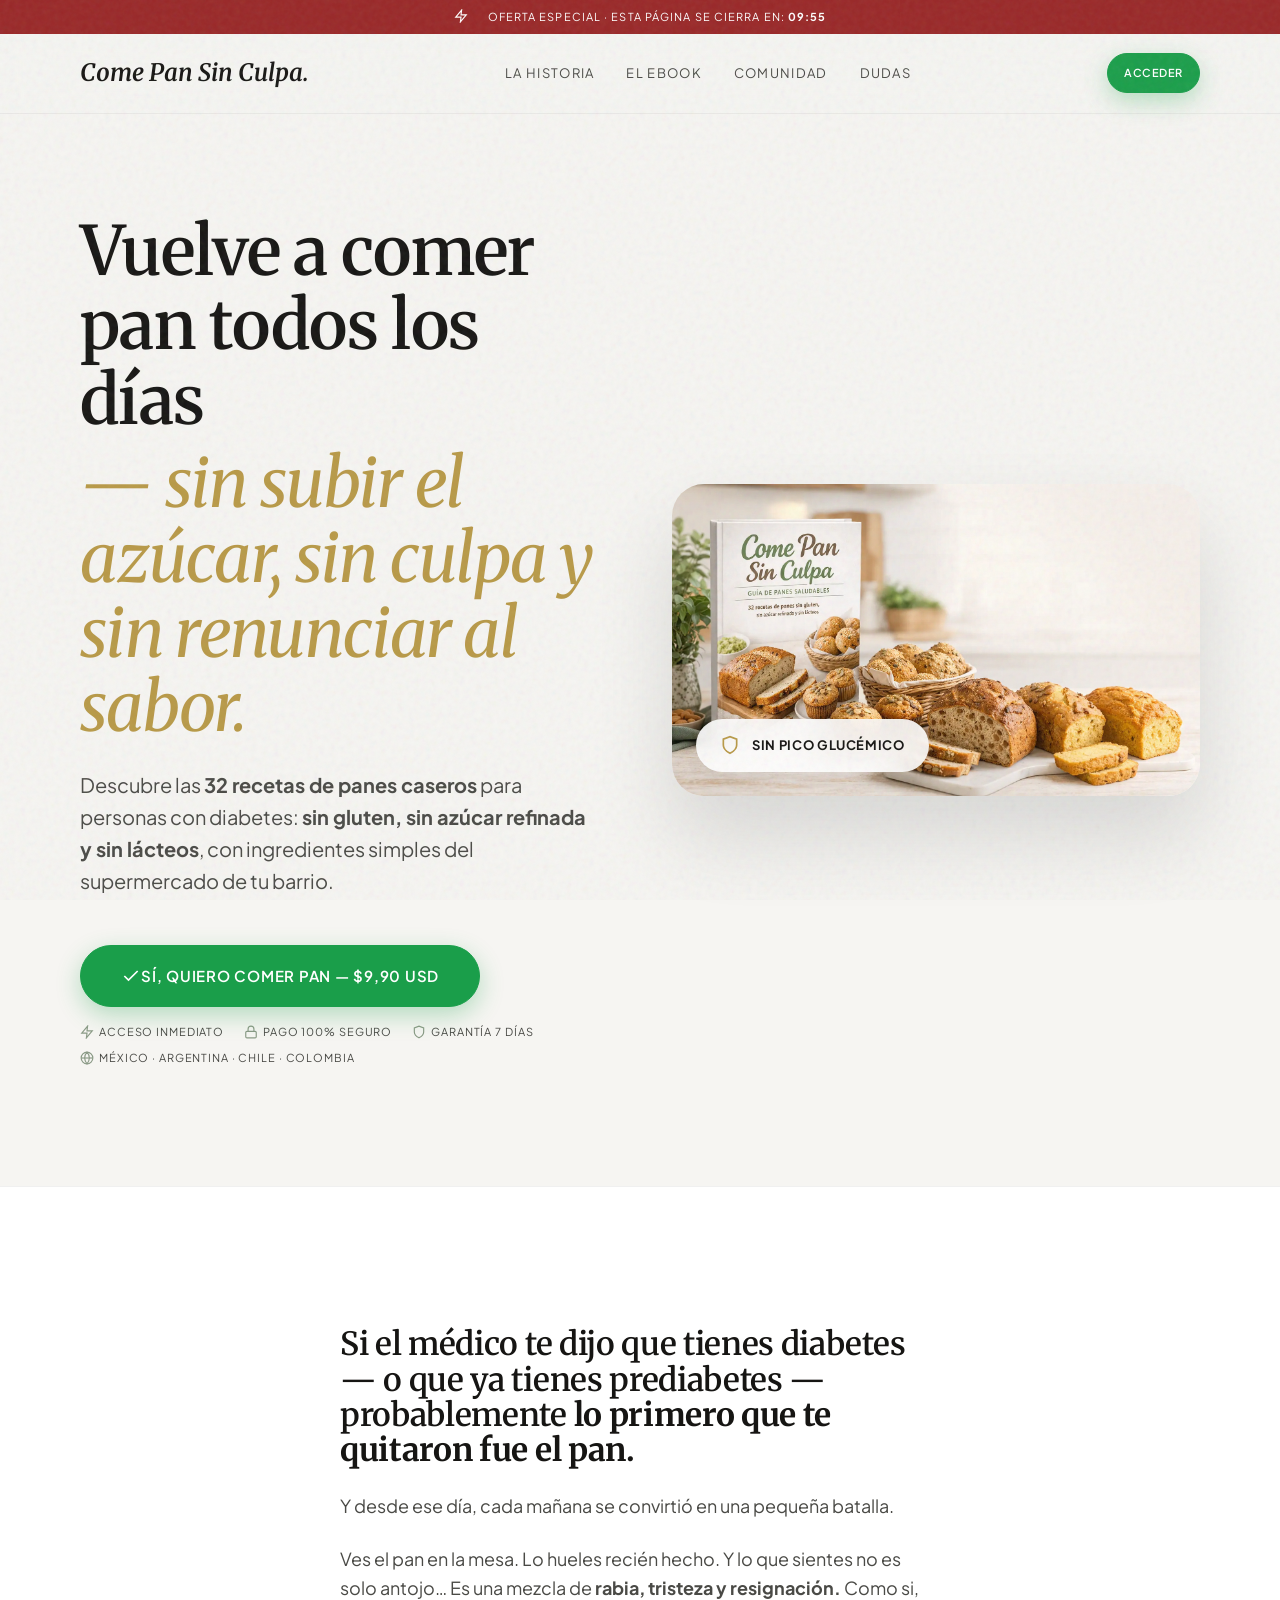
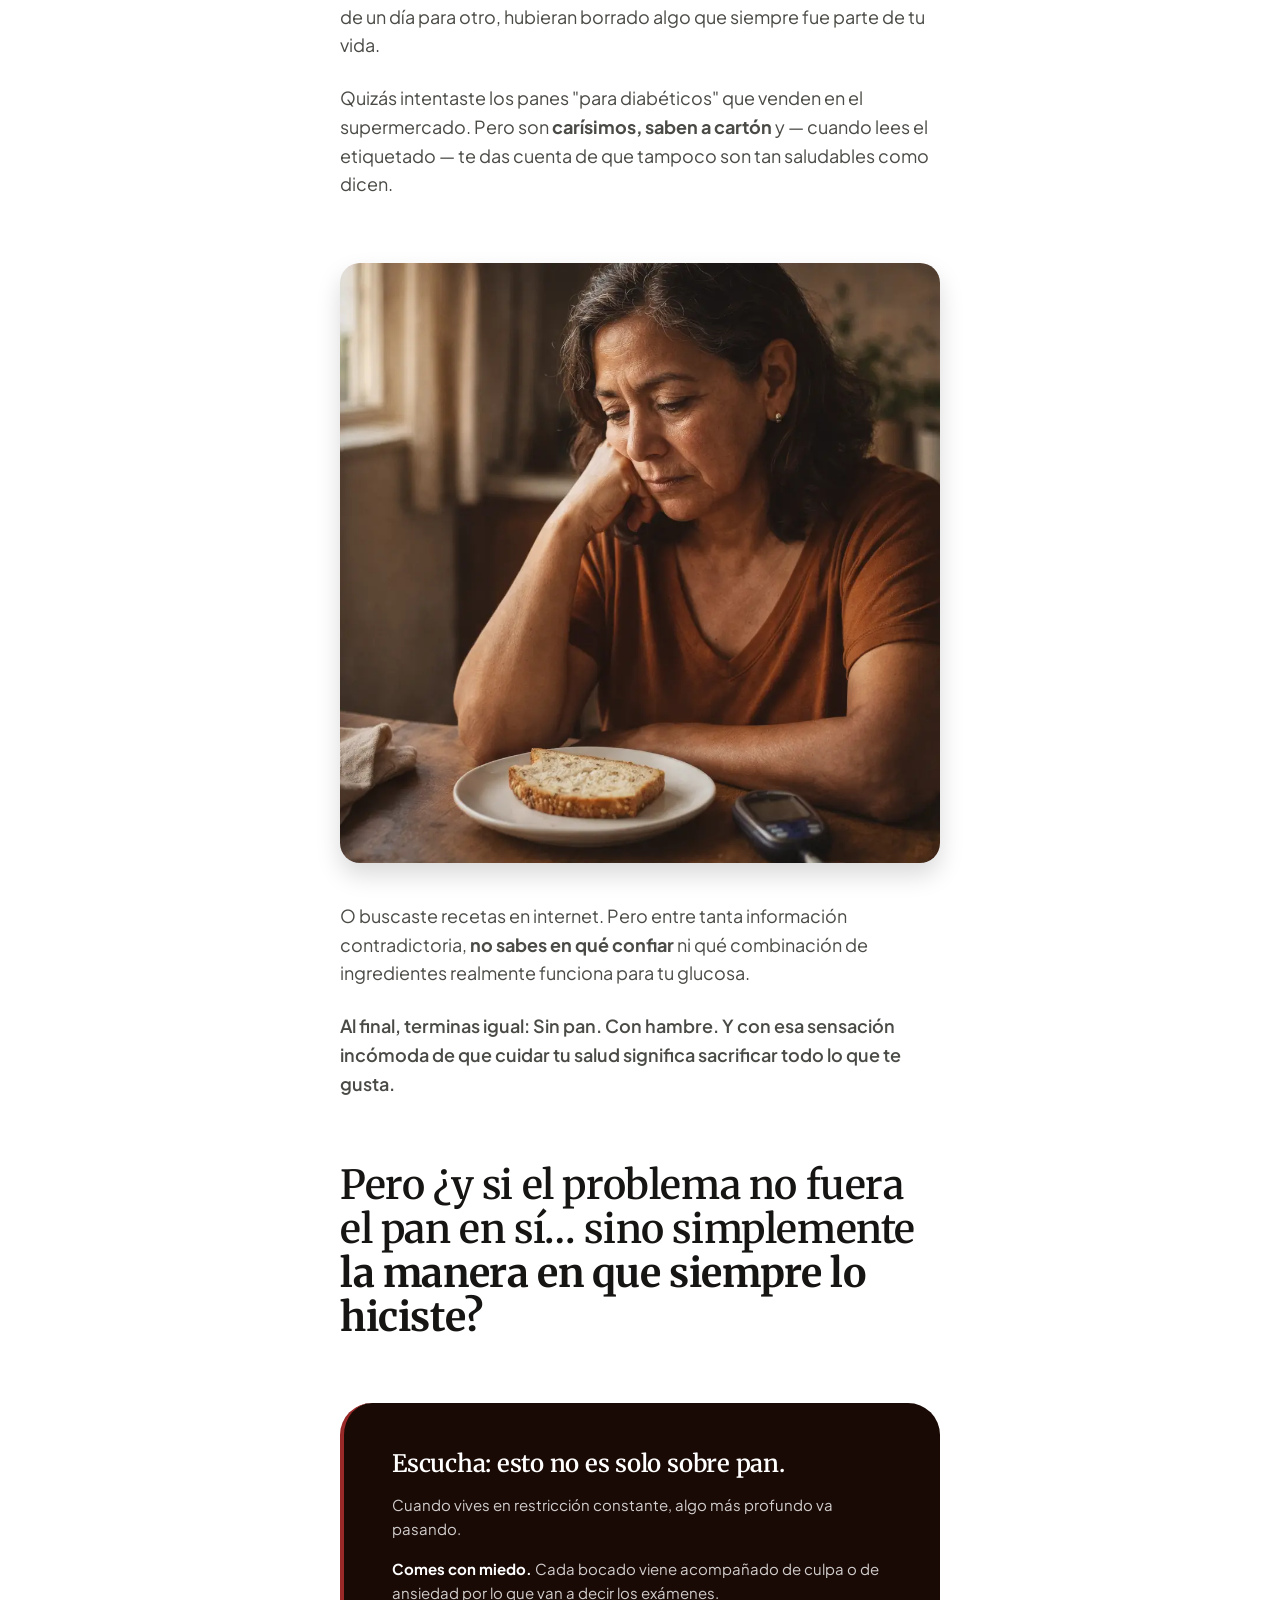
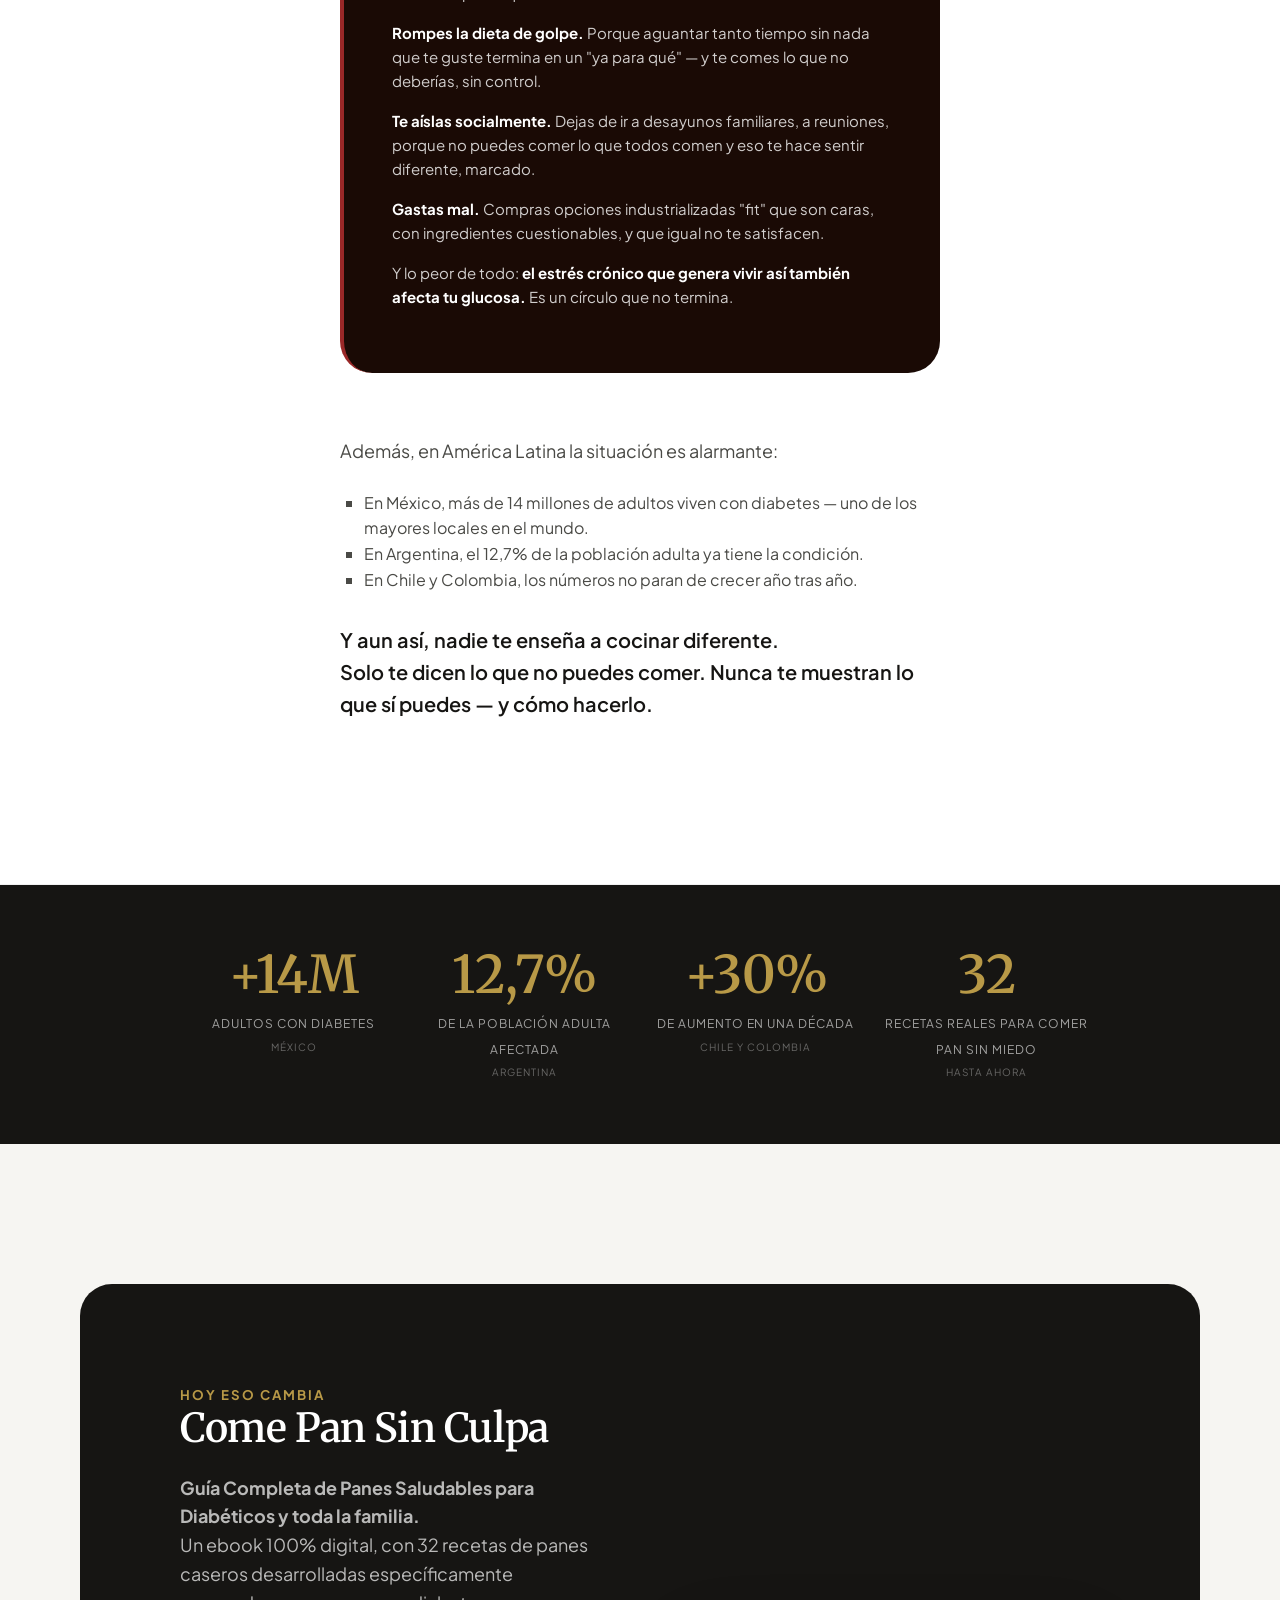
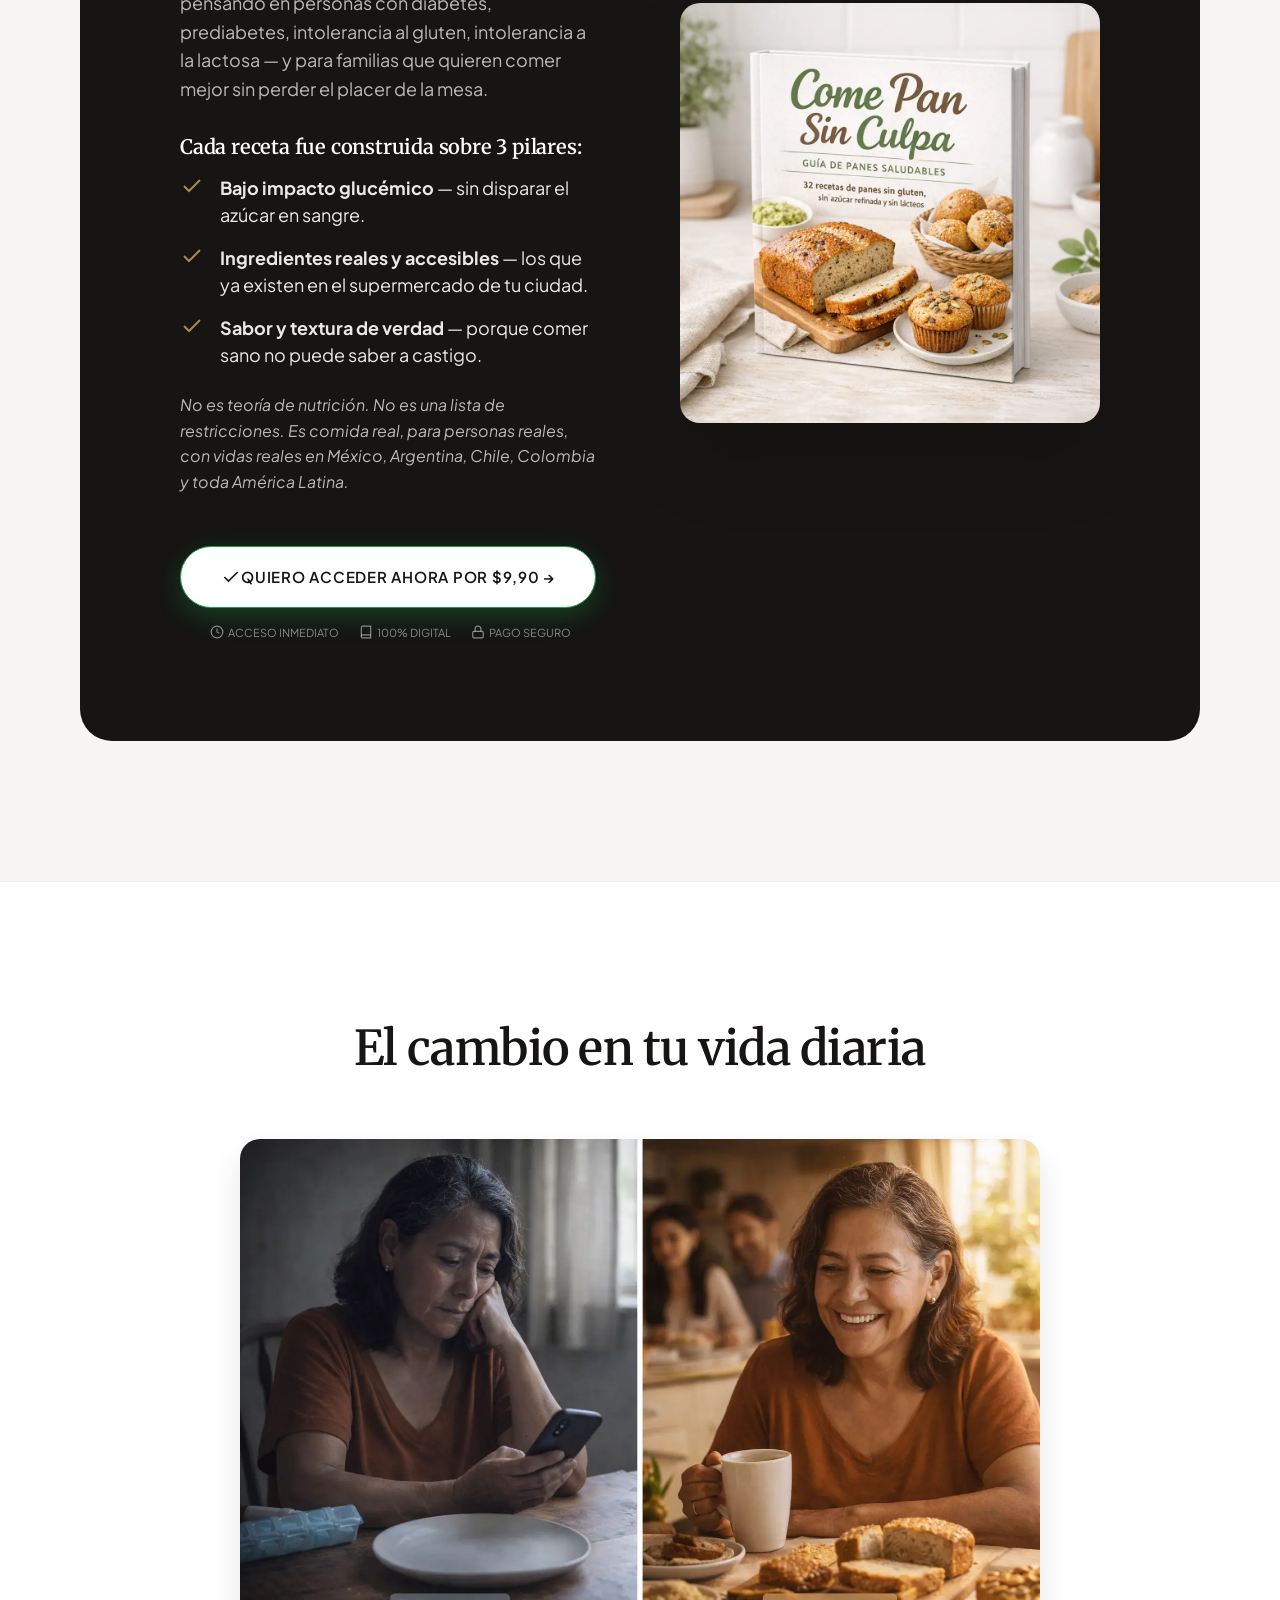
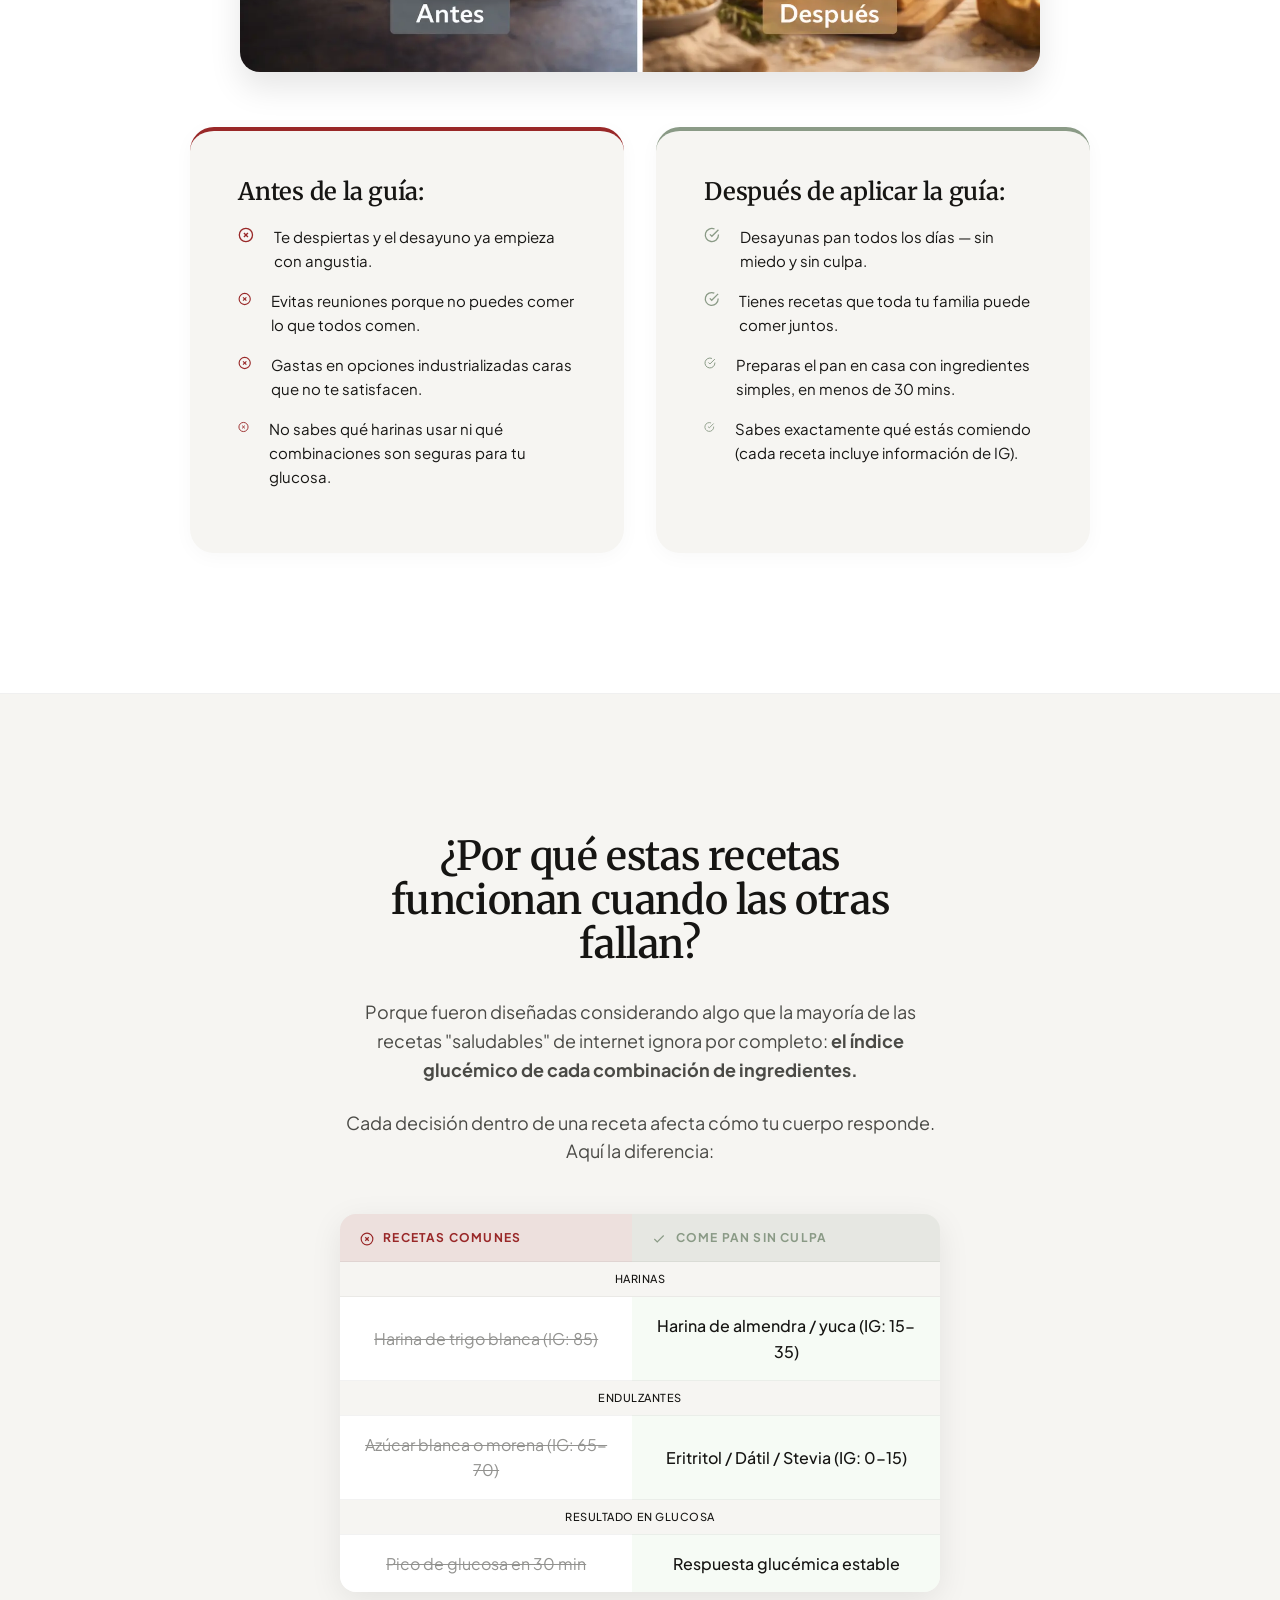
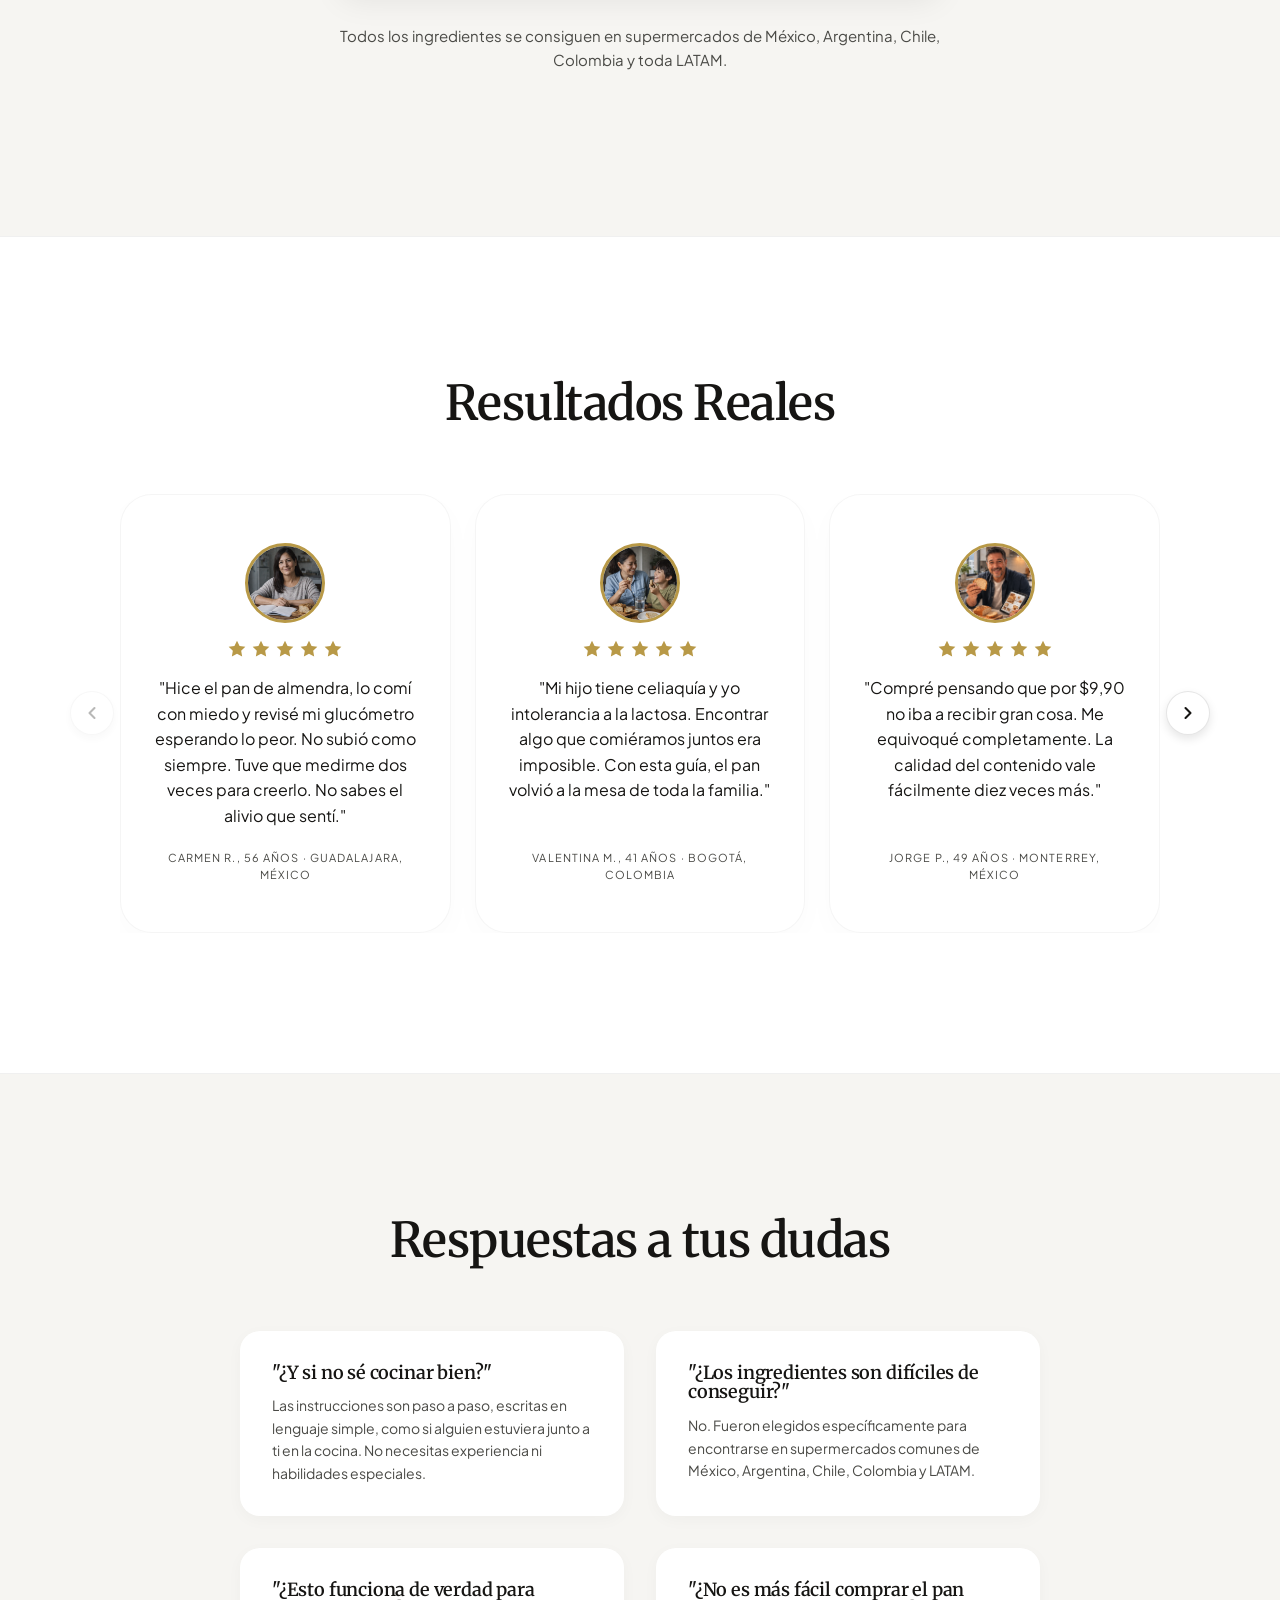
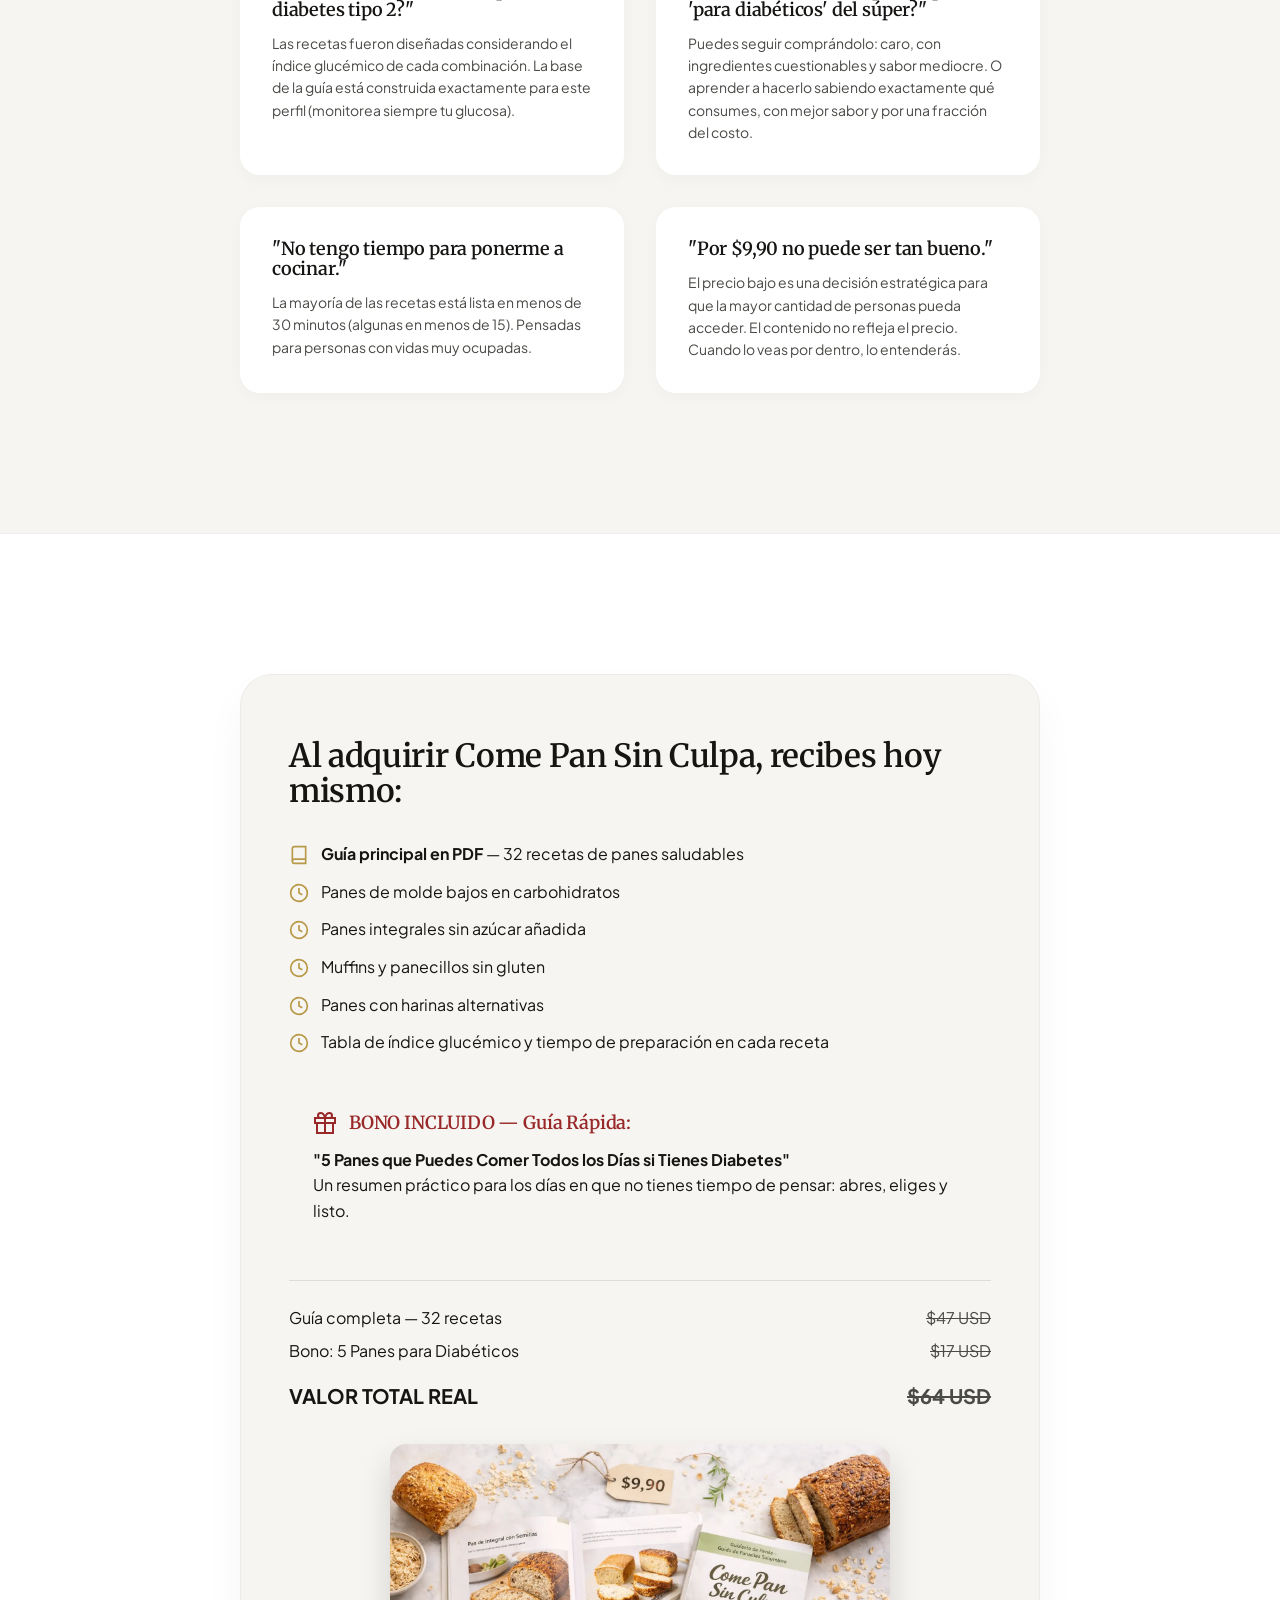
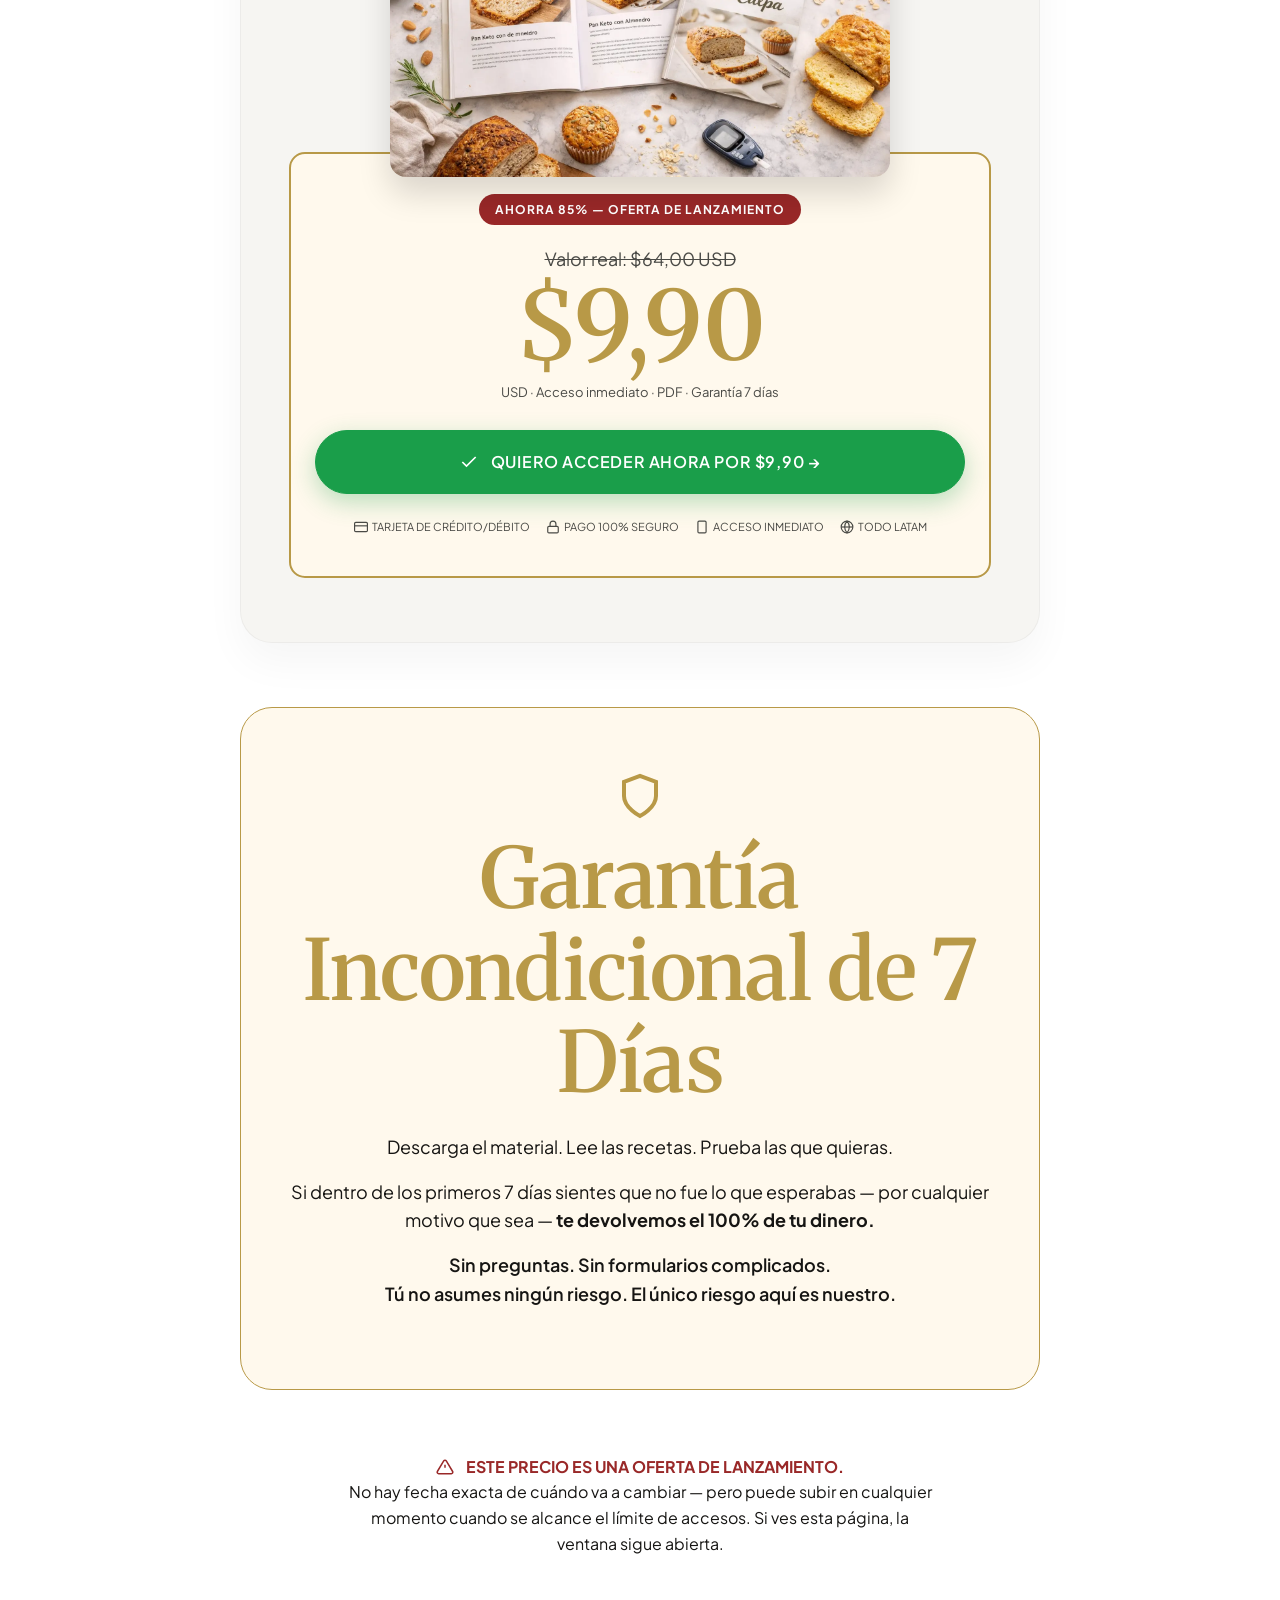
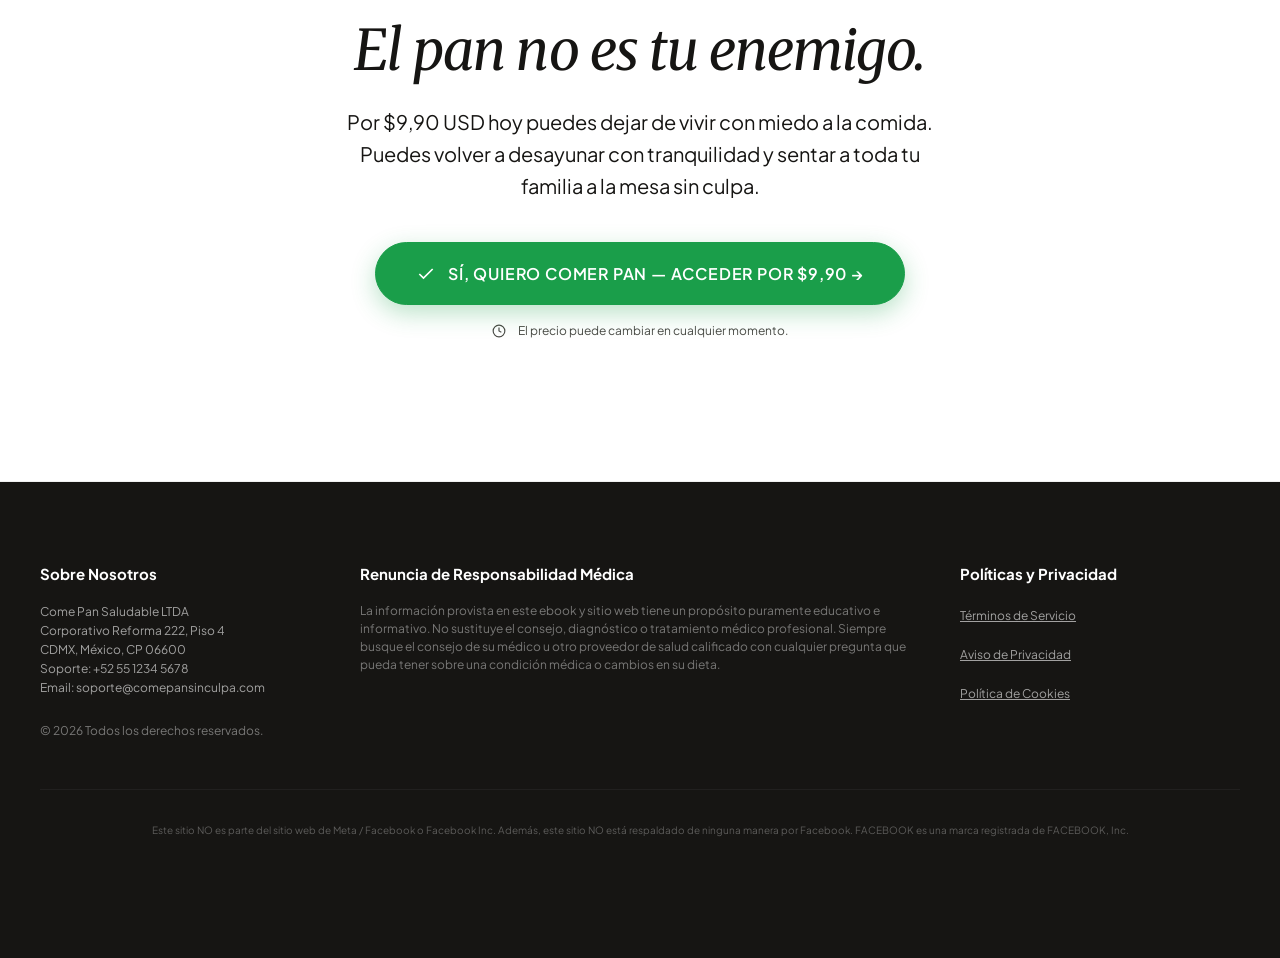
<file: index.html>
<!DOCTYPE html>
<html lang="es">
<head>
    <meta charset="UTF-8">
    <meta name="viewport" content="width=device-width, initial-scale=1.0">
    <title>Come Pan Sin Culpa | Guía de Panes Saludables</title>
    <meta name="description" content="Vuelve a comer pan todos los días sin subir el azúcar.">
    <link rel="stylesheet" href="styles.css">
    <style>
        .icon {
            display: inline-flex;
            align-items: center;
            justify-content: center;
            vertical-align: middle;
            margin-right: 8px;
            margin-bottom: 2px;
        }
        .flex-center {
            display: flex;
            align-items: center;
            justify-content: center;
            gap: 12px;
        }
        .btn-primary .icon { margin-right: 12px; margin-bottom: 0; }
        .list-item { display: flex; align-items: flex-start; gap: 12px; margin-bottom: 12px; }
        .list-item svg { flex-shrink: 0; margin-top: 4px; color: var(--accent-gold); }
        .mini-icon { margin-right: 4px; vertical-align: middle; color: var(--ink-muted); margin-bottom: 2px; }
        .stars-row { display: flex; gap: 4px; color: var(--accent-gold); margin-bottom: 16px; }
        .section-title { text-align: center; margin-bottom: 64px; font-size: clamp(32px, 8vw, 48px); }
    </style>
</head>
<body>

    <!-- Promo Bar -->
    <div class="promo-bar">
        <svg class="icon" width="14" height="14" viewBox="0 0 24 24" fill="none" stroke="currentColor" stroke-width="2"><path d="M13 2L3 14h9l-1 8 10-12h-9l1-8z"></path></svg>
        <span>Oferta Especial · Esta página se cierra en: <strong id="promo-countdown">09:59</strong></span>
    </div>

    <!-- Navigation -->
    <nav class="main-nav">
        <div class="container nav-content">
            <div class="logo">Come Pan Sin Culpa.</div>
            <div class="nav-links">
                <a href="#historia">La Historia</a>
                <a href="#solucion">El Ebook</a>
                <a href="#testimonios">Comunidad</a>
                <a href="#faq">Dudas</a>
            </div>
            <a href="#oferta" class="btn-primary nav-btn">Acceder</a>
        </div>
    </nav>

    <header class="hero">
        <div class="container hero-content reveal">
            <div class="hero-grid">
                <div class="hero-text">
                    <h1>
                        Vuelve a comer pan todos los días
                        <span class="gold-italic">— sin subir el azúcar, sin culpa y sin renunciar al sabor.</span>
                    </h1>
                    <img src="images/8.webp" alt="Panes saludables para diabéticos — Come Pan Sin Culpa" class="hero-img-mobile" style="width: 100%; border-radius: 16px; margin: 24px 0;">
                    <p class="hero-subtitle">
                        Descubre las <strong>32 recetas de panes caseros</strong> para personas con diabetes: <strong>sin gluten, sin azúcar refinada y sin lácteos</strong>, con ingredientes simples del supermercado de tu barrio.
                    </p>
                    <div class="hero-actions">
                        <a href="https://pay.kiwify.com/n8C7M67" target="_blank" rel="noopener" class="btn-primary">
                            <svg width="20" height="20" viewBox="0 0 24 24" fill="none" stroke="currentColor" stroke-width="2"><polyline points="20 6 9 17 4 12"></polyline></svg>
                            SÍ, QUIERO COMER PAN — $9,90 USD
                        </a>
                    </div>
                    <div class="hero-trust-row">
                        <span>
                            <svg width="14" height="14" viewBox="0 0 24 24" fill="none" stroke="currentColor" stroke-width="2"><path d="M13 2L3 14h9l-1 8 10-12h-9l1-8z"></path></svg>
                            Acceso inmediato
                        </span>
                        <span>
                            <svg width="14" height="14" viewBox="0 0 24 24" fill="none" stroke="currentColor" stroke-width="2"><rect x="3" y="11" width="18" height="11" rx="2" ry="2"></rect><path d="M7 11V7a5 5 0 0 1 10 0v4"></path></svg>
                            Pago 100% seguro
                        </span>
                        <span>
                            <svg width="14" height="14" viewBox="0 0 24 24" fill="none" stroke="currentColor" stroke-width="2"><path d="M12 22s8-4 8-10V5l-8-3-8 3v7c0 6 8 10 8 10z"></path></svg>
                            Garantía 7 días
                        </span>
                        <span>
                            <svg width="14" height="14" viewBox="0 0 24 24" fill="none" stroke="currentColor" stroke-width="2"><circle cx="12" cy="12" r="10"></circle><line x1="2" y1="12" x2="22" y2="12"></line><path d="M12 2a15.3 15.3 0 0 1 4 10 15.3 15.3 0 0 1-4 10 15.3 15.3 0 0 1-4-10 15.3 15.3 0 0 1 4-10z"></path></svg>
                            México · Argentina · Chile · Colombia
                        </span>
                    </div>
                </div>

                <div class="hero-image-col">
                    <img src="images/8.webp" alt="Panes saludables para diabéticos — Come Pan Sin Culpa" class="hero-img-desktop">
                    <div class="floating-badge" style="bottom: 24px; left: 24px;">
                        <svg width="20" height="20" viewBox="0 0 24 24" fill="none" stroke="var(--accent-gold)" stroke-width="2"><path d="M12 22s8-4 8-10V5l-8-3-8 3v7c0 6 8 10 8 10z"></path></svg>
                        <span>Sin Pico Glucémico</span>
                    </div>
                </div>
            </div>
        </div>
    </header>

    <!-- 3 & 4: Hook & Problem Agitation -->
    <section class="py-section bg-white" id="historia">
        <div class="container story-section">
            
            <div class="reveal" style="display: flex; flex-wrap: wrap; gap: 40px; align-items: center;">
                <div style="flex: 1 1 400px;">
                    <h2 style="font-size: 32px; margin-bottom: 24px; text-align: left;">Si el médico te dijo que tienes diabetes — o que ya tienes prediabetes — probablemente <strong>lo primero que te quitaron fue el pan.</strong></h2>
                    <p style="text-align: left;">Y desde ese día, cada mañana se convirtió en una pequeña batalla.</p>
                    <p style="text-align: left;">Ves el pan en la mesa. Lo hueles recién hecho. Y lo que sientes no es solo antojo… Es una mezcla de <strong>rabia, tristeza y resignación.</strong> Como si, de un día para otro, hubieran borrado algo que siempre fue parte de tu vida.</p>
                    <p style="text-align: left;">Quizás intentaste los panes "para diabéticos" que venden en el supermercado. Pero son <strong>carísimos, saben a cartón</strong> y — cuando lees el etiquetado — te das cuenta de que tampoco son tan saludables como dicen.</p>
                </div>
                <div style="flex: 1 1 300px;">
                    <img src="images/6.webp" alt="Consecuencias y restricciones de la diabetes" style="width: 100%; border-radius: 20px; box-shadow: 0 12px 24px rgba(0,0,0,0.15);">
                </div>
            </div>

            <div class="reveal" style="text-align: left; margin-top: 32px;">
                <p style="text-align: left;">O buscaste recetas en internet. Pero entre tanta información contradictoria, <strong>no sabes en qué confiar</strong> ni qué combinación de ingredientes realmente funciona para tu glucosa.</p>
                <p style="text-align: left; font-weight: 600;">Al final, terminas igual: Sin pan. Con hambre. Y con esa sensación incómoda de que cuidar tu salud significa sacrificar todo lo que te gusta.</p>
                
                <h2 style="margin-top: 64px; text-align: left;">Pero ¿y si el problema no fuera el pan en sí… sino simplemente <strong>la manera en que siempre lo hiciste?</strong></h2>
                
                <div class="highlight-box">
                    <h3 style="color: #fff; font-size: 28px; margin-bottom: 16px;">Escucha: esto no es solo sobre pan.</h3>
                    <p>Cuando vives en restricción constante, algo más profundo va pasando.</p>
                    <p><strong>Comes con miedo.</strong> Cada bocado viene acompañado de culpa o de ansiedad por lo que van a decir los exámenes.</p>
                    <p><strong>Rompes la dieta de golpe.</strong> Porque aguantar tanto tiempo sin nada que te guste termina en un "ya para qué" — y te comes lo que no deberías, sin control.</p>
                    <p><strong>Te aíslas socialmente.</strong> Dejas de ir a desayunos familiares, a reuniones, porque no puedes comer lo que todos comen y eso te hace sentir diferente, marcado.</p>
                    <p><strong>Gastas mal.</strong> Compras opciones industrializadas "fit" que son caras, con ingredientes cuestionables, y que igual no te satisfacen.</p>
                    <p>Y lo peor de todo: <strong>el estrés crónico que genera vivir así también afecta tu glucosa.</strong> Es un círculo que no termina.</p>
                </div>
            </div>

            <div class="reveal" style="text-align: left; margin-top: 64px;">
                <p>Además, en América Latina la situación es alarmante:</p>
                <ul style="margin-left: 24px; color: var(--ink-muted); margin-bottom: 32px; list-style: square;">
                    <li>En México, más de 14 millones de adultos viven con diabetes — uno de los mayores locales en el mundo.</li>
                    <li>En Argentina, el 12,7% de la población adulta ya tiene la condición.</li>
                    <li>En Chile y Colombia, los números no paran de crecer año tras año.</li>
                </ul>
                <p style="font-size: 20px; font-weight: 600; color: var(--ink-charcoal);">Y aun así, nadie te enseña a cocinar diferente.<br>Solo te dicen lo que no puedes comer. Nunca te muestran lo que sí puedes — y cómo hacerlo.</p>
            </div>
        </div>
    </section>

    <!-- Stats Strip — LATAM Crisis Numbers -->
    <section class="stats-strip">
        <div class="container">
            <div class="stats-grid reveal">
                <div class="stat-item">
                    <span class="stat-number">+14M</span>
                    <span class="stat-label">adultos con diabetes</span>
                    <span class="stat-country">México</span>
                </div>
                <div class="stat-item">
                    <span class="stat-number">12,7%</span>
                    <span class="stat-label">de la población adulta afectada</span>
                    <span class="stat-country">Argentina</span>
                </div>
                <div class="stat-item">
                    <span class="stat-number">+30%</span>
                    <span class="stat-label">de aumento en una década</span>
                    <span class="stat-country">Chile y Colombia</span>
                </div>
                <div class="stat-item">
                    <span class="stat-number">32</span>
                    <span class="stat-label">recetas reales para comer pan sin miedo</span>
                    <span class="stat-country">hasta ahora</span>
                </div>
            </div>
        </div>
    </section>

    <!-- 5: Solution Presentation -->
    <section class="py-section bg-oat" id="solucion">
        <div class="container">
            <div class="product-spotlight reveal">
                <div class="spotlight-grid">
                    <div>
                        <h5 style="color: var(--accent-gold); letter-spacing: 2px; text-transform: uppercase;">Hoy eso cambia</h5>
                        <h2 style="color: #fff; margin-bottom: 24px; font-size: 40px;">Come Pan Sin Culpa</h2>
                        <p style="color: rgba(255,255,255,0.7); font-size: 18px; margin-bottom: 32px;"><strong>Guía Completa de Panes Saludables para Diabéticos y toda la familia.</strong><br>Un ebook 100% digital, con 32 recetas de panes caseros desarrolladas específicamente pensando en personas con diabetes, prediabetes, intolerancia al gluten, intolerancia a la lactosa — y para familias que quieren comer mejor sin perder el placer de la mesa.</p>
                        
                        <h4 style="color: #fff; font-size: 20px; margin-bottom: 16px;">Cada receta fue construida sobre 3 pilares:</h4>
                        <ul style="list-style: none;" class="spotlight-features">
                            <li>
                                <svg width="24" height="24" viewBox="0 0 24 24" fill="none" stroke="currentColor" stroke-width="2"><polyline points="20 6 9 17 4 12"></polyline></svg>
                                <span><strong>Bajo impacto glucémico</strong> — sin disparar el azúcar en sangre.</span>
                            </li>
                            <li>
                                <svg width="24" height="24" viewBox="0 0 24 24" fill="none" stroke="currentColor" stroke-width="2"><polyline points="20 6 9 17 4 12"></polyline></svg>
                                <span><strong>Ingredientes reales y accesibles</strong> — los que ya existen en el supermercado de tu ciudad.</span>
                            </li>
                            <li>
                                <svg width="24" height="24" viewBox="0 0 24 24" fill="none" stroke="currentColor" stroke-width="2"><polyline points="20 6 9 17 4 12"></polyline></svg>
                                <span><strong>Sabor y textura de verdad</strong> — porque comer sano no puede saber a castigo.</span>
                            </li>
                        </ul>
                        
                        <p style="color: rgba(255,255,255,0.7); font-style: italic; margin-top: 24px;">No es teoría de nutrición. No es una lista de restricciones. Es comida real, para personas reales, con vidas reales en México, Argentina, Chile, Colombia y toda América Latina.</p>

                        <br><br>
                        <a href="https://pay.kiwify.com/n8C7M67" target="_blank" rel="noopener" class="btn-primary" style="background:#fff; color:var(--ink-charcoal);">
                            <svg width="20" height="20" viewBox="0 0 24 24" fill="none" stroke="currentColor" stroke-width="2"><polyline points="20 6 9 17 4 12"></polyline></svg>
                            QUIERO ACCEDER AHORA POR $9,90 →
                        </a>
                        
                        <div style="display:flex; justify-content:center; flex-wrap:wrap; gap: 12px 20px; margin-top: 16px; color: rgba(255,255,255,0.5); font-size: 11px; text-transform: uppercase;">
                            <span class="flex-center" style="gap:4px;"><svg width="14" height="14" viewBox="0 0 24 24" fill="none" stroke="currentColor" stroke-width="2"><circle cx="12" cy="12" r="10"></circle><polyline points="12 6 12 12 16 14"></polyline></svg> Acceso Inmediato</span>
                            <span class="flex-center" style="gap:4px;"><svg width="14" height="14" viewBox="0 0 24 24" fill="none" stroke="currentColor" stroke-width="2"><path d="M4 19.5A2.5 2.5 0 0 1 6.5 17H20"></path><path d="M6.5 2H20v20H6.5A2.5 2.5 0 0 1 4 19.5v-15A2.5 2.5 0 0 1 6.5 2z"></path></svg> 100% Digital</span>
                            <span class="flex-center" style="gap:4px;"><svg width="14" height="14" viewBox="0 0 24 24" fill="none" stroke="currentColor" stroke-width="2"><rect x="3" y="11" width="18" height="11" rx="2" ry="2"></rect><path d="M7 11V7a5 5 0 0 1 10 0v4"></path></svg> Pago Seguro</span>
                        </div>
                    </div>
                    
                    <div class="editorial-image-wrapper" style="aspect-ratio: 1; border-radius: 20px;">
                        <img src="images/9.webp" alt="Recetas de pan Ebook 100% Digital" style="object-fit: cover;">
                    </div>
                </div>
            </div>
        </div>
    </section>

    <!-- 6: Benefits (Before vs After) -->
    <section class="py-section bg-white">
        <div class="container reveal">
            <h2 class="section-title">El cambio en tu vida diaria</h2>
            
            <div style="margin-bottom: 48px; text-align: center;">
                <img src="images/4.webp" alt="El cambio - Antes y Después de no poder comer pan" style="width: 100%; max-width: 800px; border-radius: 20px; box-shadow: 0 16px 32px rgba(0,0,0,0.1);">
            </div>

            <div class="before-after-grid">
                <div class="ba-card before">
                    <h3>Antes de la guía:</h3>
                    <ul>
                        <li><svg class="icon" width="20" height="20" style="color:var(--danger-crimson)" viewBox="0 0 24 24" fill="none" stroke="currentColor" stroke-width="2"><circle cx="12" cy="12" r="10"></circle><line x1="15" y1="9" x2="9" y2="15"></line><line x1="9" y1="9" x2="15" y2="15"></line></svg> Te despiertas y el desayuno ya empieza con angustia.</li>
                        <li><svg class="icon" width="20" height="20" style="color:var(--danger-crimson)" viewBox="0 0 24 24" fill="none" stroke="currentColor" stroke-width="2"><circle cx="12" cy="12" r="10"></circle><line x1="15" y1="9" x2="9" y2="15"></line><line x1="9" y1="9" x2="15" y2="15"></line></svg> Evitas reuniones porque no puedes comer lo que todos comen.</li>
                        <li><svg class="icon" width="20" height="20" style="color:var(--danger-crimson)" viewBox="0 0 24 24" fill="none" stroke="currentColor" stroke-width="2"><circle cx="12" cy="12" r="10"></circle><line x1="15" y1="9" x2="9" y2="15"></line><line x1="9" y1="9" x2="15" y2="15"></line></svg> Gastas en opciones industrializadas caras que no te satisfacen.</li>
                        <li><svg class="icon" width="20" height="20" style="color:var(--danger-crimson)" viewBox="0 0 24 24" fill="none" stroke="currentColor" stroke-width="2"><circle cx="12" cy="12" r="10"></circle><line x1="15" y1="9" x2="9" y2="15"></line><line x1="9" y1="9" x2="15" y2="15"></line></svg> No sabes qué harinas usar ni qué combinaciones son seguras para tu glucosa.</li>
                    </ul>
                </div>
                <div class="ba-card after">
                    <h3>Después de aplicar la guía:</h3>
                    <ul>
                        <li><svg class="icon" width="20" height="20" style="color:var(--accent-sage)" viewBox="0 0 24 24" fill="none" stroke="currentColor" stroke-width="2"><path d="M22 11.08V12a10 10 0 1 1-5.93-9.14"></path><polyline points="22 4 12 14.01 9 11.01"></polyline></svg> Desayunas pan todos los días — sin miedo y sin culpa.</li>
                        <li><svg class="icon" width="20" height="20" style="color:var(--accent-sage)" viewBox="0 0 24 24" fill="none" stroke="currentColor" stroke-width="2"><path d="M22 11.08V12a10 10 0 1 1-5.93-9.14"></path><polyline points="22 4 12 14.01 9 11.01"></polyline></svg> Tienes recetas que toda tu familia puede comer juntos.</li>
                        <li><svg class="icon" width="20" height="20" style="color:var(--accent-sage)" viewBox="0 0 24 24" fill="none" stroke="currentColor" stroke-width="2"><path d="M22 11.08V12a10 10 0 1 1-5.93-9.14"></path><polyline points="22 4 12 14.01 9 11.01"></polyline></svg> Preparas el pan en casa con ingredientes simples, en menos de 30 mins.</li>
                        <li><svg class="icon" width="20" height="20" style="color:var(--accent-sage)" viewBox="0 0 24 24" fill="none" stroke="currentColor" stroke-width="2"><path d="M22 11.08V12a10 10 0 1 1-5.93-9.14"></path><polyline points="22 4 12 14.01 9 11.01"></polyline></svg> Sabes exactamente qué estás comiendo (cada receta incluye información de IG).</li>
                    </ul>
                </div>
            </div>
        </div>
    </section>

    <!-- 7: Mechanism -->
    <section class="py-section bg-oat">
        <div class="container story-section reveal">
            <h2 class="section-title" style="margin-bottom: 32px;">¿Por qué estas recetas funcionan cuando las otras fallan?</h2>

            <p>Porque fueron diseñadas considerando algo que la mayoría de las recetas "saludables" de internet ignora por completo: <strong>el índice glucémico de cada combinación de ingredientes.</strong></p>
            <p style="margin-top: 16px;">Cada decisión dentro de una receta afecta cómo tu cuerpo responde. Aquí la diferencia:</p>

            <table class="comparison-table">
                <thead>
                    <tr>
                        <th>
                            <svg style="margin-right:6px;vertical-align:middle;" width="14" height="14" viewBox="0 0 24 24" fill="none" stroke="currentColor" stroke-width="2"><circle cx="12" cy="12" r="10"></circle><line x1="15" y1="9" x2="9" y2="15"></line><line x1="9" y1="9" x2="15" y2="15"></line></svg>
                            Recetas comunes
                        </th>
                        <th>
                            <svg style="margin-right:6px;vertical-align:middle;" width="14" height="14" viewBox="0 0 24 24" fill="none" stroke="currentColor" stroke-width="2"><polyline points="20 6 9 17 4 12"></polyline></svg>
                            Come Pan Sin Culpa
                        </th>
                    </tr>
                </thead>
                <tbody>
                    <tr>
                        <td class="label-col" colspan="2" style="font-size:11px;text-align:center;padding:8px;">Harinas</td>
                    </tr>
                    <tr>
                        <td><span class="line-through">Harina de trigo blanca (IG: 85)</span></td>
                        <td>Harina de almendra / yuca (IG: 15-35)</td>
                    </tr>
                    <tr>
                        <td class="label-col" colspan="2" style="font-size:11px;text-align:center;padding:8px;">Endulzantes</td>
                    </tr>
                    <tr>
                        <td><span class="line-through">Azúcar blanca o morena (IG: 65-70)</span></td>
                        <td>Eritritol / Dátil / Stevia (IG: 0-15)</td>
                    </tr>
                    <tr>
                        <td class="label-col" colspan="2" style="font-size:11px;text-align:center;padding:8px;">Resultado en glucosa</td>
                    </tr>
                    <tr>
                        <td><span class="line-through">Pico de glucosa en 30 min</span></td>
                        <td>Respuesta glucémica estable</td>
                    </tr>
                </tbody>
            </table>

            <p style="margin-top: 32px; font-size: 15px; color: var(--ink-muted); text-align: center;">Todos los ingredientes se consiguen en supermercados de México, Argentina, Chile, Colombia y toda LATAM.</p>
        </div>
    </section>

    <!-- 8: Social Proof -->
    <section class="py-section bg-white" id="testimonios">
        <div class="container testimonials reveal">
            <h2 class="section-title">Resultados Reales</h2>
            
            <div class="testi-carousel">
                <button class="carousel-btn prev" id="testi-prev" aria-label="Anterior">
                    <svg width="20" height="20" viewBox="0 0 24 24" fill="none" stroke="currentColor" stroke-width="2.5" stroke-linecap="round" stroke-linejoin="round"><polyline points="15 18 9 12 15 6"></polyline></svg>
                </button>
                
                <div class="testi-track-wrapper">
                    <div class="testi-track" id="testi-track">
                        <!-- Card 1 -->
                        <div class="testi-card" style="text-align: center;">
                            <img src="images/1.webp" alt="Clienta satisfecha" style="width: 80px; height: 80px; border-radius: 50%; object-fit: cover; margin-bottom: 16px; border: 3px solid var(--accent-gold); margin-left: auto; margin-right: auto;">
                            <div class="stars-row" style="justify-content: center;">
                                <svg width="20" height="20" viewBox="0 0 24 24" fill="currentColor" stroke="none"><polygon points="12 2 15.09 8.26 22 9.27 17 14.14 18.18 21.02 12 17.77 5.82 21.02 7 14.14 2 9.27 8.91 8.26 12 2"></polygon></svg>
                                <svg width="20" height="20" viewBox="0 0 24 24" fill="currentColor" stroke="none"><polygon points="12 2 15.09 8.26 22 9.27 17 14.14 18.18 21.02 12 17.77 5.82 21.02 7 14.14 2 9.27 8.91 8.26 12 2"></polygon></svg>
                                <svg width="20" height="20" viewBox="0 0 24 24" fill="currentColor" stroke="none"><polygon points="12 2 15.09 8.26 22 9.27 17 14.14 18.18 21.02 12 17.77 5.82 21.02 7 14.14 2 9.27 8.91 8.26 12 2"></polygon></svg>
                                <svg width="20" height="20" viewBox="0 0 24 24" fill="currentColor" stroke="none"><polygon points="12 2 15.09 8.26 22 9.27 17 14.14 18.18 21.02 12 17.77 5.82 21.02 7 14.14 2 9.27 8.91 8.26 12 2"></polygon></svg>
                                <svg width="20" height="20" viewBox="0 0 24 24" fill="currentColor" stroke="none"><polygon points="12 2 15.09 8.26 22 9.27 17 14.14 18.18 21.02 12 17.77 5.82 21.02 7 14.14 2 9.27 8.91 8.26 12 2"></polygon></svg>
                            </div>
                            <p>"Hice el pan de almendra, lo comí con miedo y revisé mi glucómetro esperando lo peor. No subió como siempre. Tuve que medirme dos veces para creerlo. No sabes el alivio que sentí."</p>
                            <div class="author">Carmen R., 56 años · Guadalajara, México</div>
                        </div>

                        <!-- Card 2 -->
                        <div class="testi-card" style="text-align: center;">
                            <img src="images/2.webp" alt="Clienta satisfecha" style="width: 80px; height: 80px; border-radius: 50%; object-fit: cover; margin-bottom: 16px; border: 3px solid var(--accent-gold); margin-left: auto; margin-right: auto;">
                            <div class="stars-row" style="justify-content: center;">
                                <svg width="20" height="20" viewBox="0 0 24 24" fill="currentColor" stroke="none"><polygon points="12 2 15.09 8.26 22 9.27 17 14.14 18.18 21.02 12 17.77 5.82 21.02 7 14.14 2 9.27 8.91 8.26 12 2"></polygon></svg><svg width="20" height="20" viewBox="0 0 24 24" fill="currentColor" stroke="none"><polygon points="12 2 15.09 8.26 22 9.27 17 14.14 18.18 21.02 12 17.77 5.82 21.02 7 14.14 2 9.27 8.91 8.26 12 2"></polygon></svg><svg width="20" height="20" viewBox="0 0 24 24" fill="currentColor" stroke="none"><polygon points="12 2 15.09 8.26 22 9.27 17 14.14 18.18 21.02 12 17.77 5.82 21.02 7 14.14 2 9.27 8.91 8.26 12 2"></polygon></svg><svg width="20" height="20" viewBox="0 0 24 24" fill="currentColor" stroke="none"><polygon points="12 2 15.09 8.26 22 9.27 17 14.14 18.18 21.02 12 17.77 5.82 21.02 7 14.14 2 9.27 8.91 8.26 12 2"></polygon></svg><svg width="20" height="20" viewBox="0 0 24 24" fill="currentColor" stroke="none"><polygon points="12 2 15.09 8.26 22 9.27 17 14.14 18.18 21.02 12 17.77 5.82 21.02 7 14.14 2 9.27 8.91 8.26 12 2"></polygon></svg>
                            </div>
                            <p>"Mi hijo tiene celiaquía y yo intolerancia a la lactosa. Encontrar algo que comiéramos juntos era imposible. Con esta guía, el pan volvió a la mesa de toda la familia."</p>
                            <div class="author">Valentina M., 41 años · Bogotá, Colombia</div>
                        </div>

                        <!-- Card 3 -->
                        <div class="testi-card" style="text-align: center;">
                            <img src="images/10.webp" alt="Cliente satisfecho" style="width: 80px; height: 80px; border-radius: 50%; object-fit: cover; margin-bottom: 16px; border: 3px solid var(--accent-gold); margin-left: auto; margin-right: auto;">
                            <div class="stars-row" style="justify-content: center;">
                                <svg width="20" height="20" viewBox="0 0 24 24" fill="currentColor" stroke="none"><polygon points="12 2 15.09 8.26 22 9.27 17 14.14 18.18 21.02 12 17.77 5.82 21.02 7 14.14 2 9.27 8.91 8.26 12 2"></polygon></svg><svg width="20" height="20" viewBox="0 0 24 24" fill="currentColor" stroke="none"><polygon points="12 2 15.09 8.26 22 9.27 17 14.14 18.18 21.02 12 17.77 5.82 21.02 7 14.14 2 9.27 8.91 8.26 12 2"></polygon></svg><svg width="20" height="20" viewBox="0 0 24 24" fill="currentColor" stroke="none"><polygon points="12 2 15.09 8.26 22 9.27 17 14.14 18.18 21.02 12 17.77 5.82 21.02 7 14.14 2 9.27 8.91 8.26 12 2"></polygon></svg><svg width="20" height="20" viewBox="0 0 24 24" fill="currentColor" stroke="none"><polygon points="12 2 15.09 8.26 22 9.27 17 14.14 18.18 21.02 12 17.77 5.82 21.02 7 14.14 2 9.27 8.91 8.26 12 2"></polygon></svg><svg width="20" height="20" viewBox="0 0 24 24" fill="currentColor" stroke="none"><polygon points="12 2 15.09 8.26 22 9.27 17 14.14 18.18 21.02 12 17.77 5.82 21.02 7 14.14 2 9.27 8.91 8.26 12 2"></polygon></svg>
                            </div>
                            <p>"Compré pensando que por $9,90 no iba a recibir gran cosa. Me equivoqué completamente. La calidad del contenido vale fácilmente diez veces más."</p>
                            <div class="author">Jorge P., 49 años · Monterrey, México</div>
                        </div>

                        <!-- Card 4 -->
                        <div class="testi-card" style="text-align: center;">
                            <img src="images/3.webp" alt="Clienta satisfecha" style="width: 80px; height: 80px; border-radius: 50%; object-fit: cover; margin-bottom: 16px; border: 3px solid var(--accent-gold); margin-left: auto; margin-right: auto;">
                            <div class="stars-row" style="justify-content: center;">
                                <svg width="20" height="20" viewBox="0 0 24 24" fill="currentColor" stroke="none"><polygon points="12 2 15.09 8.26 22 9.27 17 14.14 18.18 21.02 12 17.77 5.82 21.02 7 14.14 2 9.27 8.91 8.26 12 2"></polygon></svg><svg width="20" height="20" viewBox="0 0 24 24" fill="currentColor" stroke="none"><polygon points="12 2 15.09 8.26 22 9.27 17 14.14 18.18 21.02 12 17.77 5.82 21.02 7 14.14 2 9.27 8.91 8.26 12 2"></polygon></svg><svg width="20" height="20" viewBox="0 0 24 24" fill="currentColor" stroke="none"><polygon points="12 2 15.09 8.26 22 9.27 17 14.14 18.18 21.02 12 17.77 5.82 21.02 7 14.14 2 9.27 8.91 8.26 12 2"></polygon></svg><svg width="20" height="20" viewBox="0 0 24 24" fill="currentColor" stroke="none"><polygon points="12 2 15.09 8.26 22 9.27 17 14.14 18.18 21.02 12 17.77 5.82 21.02 7 14.14 2 9.27 8.91 8.26 12 2"></polygon></svg><svg width="20" height="20" viewBox="0 0 24 24" fill="currentColor" stroke="none"><polygon points="12 2 15.09 8.26 22 9.27 17 14.14 18.18 21.02 12 17.77 5.82 21.02 7 14.14 2 9.27 8.91 8.26 12 2"></polygon></svg>
                            </div>
                            <p>"Le mostré las recetas a mi nutricionista antes de empezar. Me dijo que estaban perfectas. Ahora como pan todos los días y mis controles siguen bien."</p>
                            <div class="author">Marcela F., 47 años · Buenos Aires, Argentina</div>
                        </div>
                    </div>
                </div>

                <button class="carousel-btn next" id="testi-next" aria-label="Siguiente">
                    <svg width="20" height="20" viewBox="0 0 24 24" fill="none" stroke="currentColor" stroke-width="2.5" stroke-linecap="round" stroke-linejoin="round"><polyline points="9 18 15 12 9 6"></polyline></svg>
                </button>
            </div>
        </div>
    </section>

    <!-- 9: Objections (FAQ) -->
    <section class="py-section bg-oat" id="faq">
        <div class="container reveal">
            <h2 class="section-title">Respuestas a tus dudas</h2>
            <div class="objections-grid">
                <div class="objection-card">
                    <h4>"¿Y si no sé cocinar bien?"</h4>
                    <p>Las instrucciones son paso a paso, escritas en lenguaje simple, como si alguien estuviera junto a ti en la cocina. No necesitas experiencia ni habilidades especiales.</p>
                </div>
                <div class="objection-card">
                    <h4>"¿Los ingredientes son difíciles de conseguir?"</h4>
                    <p>No. Fueron elegidos específicamente para encontrarse en supermercados comunes de México, Argentina, Chile, Colombia y LATAM.</p>
                </div>
                <div class="objection-card">
                    <h4>"¿Esto funciona de verdad para diabetes tipo 2?"</h4>
                    <p>Las recetas fueron diseñadas considerando el índice glucémico de cada combinación. La base de la guía está construida exactamente para este perfil (monitorea siempre tu glucosa).</p>
                </div>
                <div class="objection-card">
                    <h4>"¿No es más fácil comprar el pan 'para diabéticos' del súper?"</h4>
                    <p>Puedes seguir comprándolo: caro, con ingredientes cuestionables y sabor mediocre. O aprender a hacerlo sabiendo exactamente qué consumes, con mejor sabor y por una fracción del costo.</p>
                </div>
                <div class="objection-card">
                    <h4>"No tengo tiempo para ponerme a cocinar."</h4>
                    <p>La mayoría de las recetas está lista en menos de 30 minutos (algunas en menos de 15). Pensadas para personas con vidas muy ocupadas.</p>
                </div>
                <div class="objection-card">
                    <h4>"Por $9,90 no puede ser tan bueno."</h4>
                    <p>El precio bajo es una decisión estratégica para que la mayor cantidad de personas pueda acceder. El contenido no refleja el precio. Cuando lo veas por dentro, lo entenderás.</p>
                </div>
            </div>
        </div>
    </section>

    <!-- 10, 11 & 12: Offer & Guarantee & Scarcity -->
    <section class="py-section bg-white" id="oferta">
        <div class="container final-cta reveal">
            
            <div class="detailed-offer-box" style="margin-bottom: 64px;">
                <h2 style="font-size: clamp(24px, 5vw, 32px); margin-bottom: 32px;">Al adquirir Come Pan Sin Culpa, recibes hoy mismo:</h2>
                
                <div class="list-item">
                    <svg width="20" height="20" viewBox="0 0 24 24" fill="none" stroke="currentColor" stroke-width="2"><path d="M4 19.5A2.5 2.5 0 0 1 6.5 17H20"></path><path d="M6.5 2H20v20H6.5A2.5 2.5 0 0 1 4 19.5v-15A2.5 2.5 0 0 1 6.5 2z"></path></svg>
                    <span><strong>Guía principal en PDF</strong> — 32 recetas de panes saludables</span>
                </div>
                <div class="list-item">
                    <svg width="20" height="20" viewBox="0 0 24 24" fill="none" stroke="currentColor" stroke-width="2"><circle cx="12" cy="12" r="10"></circle><polyline points="12 6 12 12 16 14"></polyline></svg>
                    <span>Panes de molde bajos en carbohidratos</span>
                </div>
                <div class="list-item">
                    <svg width="20" height="20" viewBox="0 0 24 24" fill="none" stroke="currentColor" stroke-width="2"><circle cx="12" cy="12" r="10"></circle><polyline points="12 6 12 12 16 14"></polyline></svg>
                    <span>Panes integrales sin azúcar añadida</span>
                </div>
                <div class="list-item">
                    <svg width="20" height="20" viewBox="0 0 24 24" fill="none" stroke="currentColor" stroke-width="2"><circle cx="12" cy="12" r="10"></circle><polyline points="12 6 12 12 16 14"></polyline></svg>
                    <span>Muffins y panecillos sin gluten</span>
                </div>
                <div class="list-item">
                    <svg width="20" height="20" viewBox="0 0 24 24" fill="none" stroke="currentColor" stroke-width="2"><circle cx="12" cy="12" r="10"></circle><polyline points="12 6 12 12 16 14"></polyline></svg>
                    <span>Panes con harinas alternativas</span>
                </div>
                <div class="list-item" style="margin-bottom: 32px;">
                    <svg width="20" height="20" viewBox="0 0 24 24" fill="none" stroke="currentColor" stroke-width="2"><circle cx="12" cy="12" r="10"></circle><polyline points="12 6 12 12 16 14"></polyline></svg>
                    <span>Tabla de índice glucémico y tiempo de preparación en cada receta</span>
                </div>
                
                <div style="background: var(--bg-oat); padding: 24px; border-radius: 16px; margin-bottom: 32px;">
                    <h4 class="flex-center" style="justify-content: flex-start; color: var(--danger-crimson); margin-bottom: 12px; font-size: 18px;">
                        <svg width="24" height="24" viewBox="0 0 24 24" fill="none" stroke="currentColor" stroke-width="2"><polyline points="20 12 20 22 4 22 4 12"></polyline><rect x="2" y="7" width="20" height="5"></rect><line x1="12" y1="22" x2="12" y2="7"></line><path d="M12 7H7.5a2.5 2.5 0 0 1 0-5C11 2 12 7 12 7z"></path><path d="M12 7h4.5a2.5 2.5 0 0 0 0-5C13 2 12 7 12 7z"></path></svg>
                        BONO INCLUIDO — Guía Rápida:
                    </h4>
                    <p><strong>"5 Panes que Puedes Comer Todos los Días si Tienes Diabetes"</strong><br>Un resumen práctico para los días en que no tienes tiempo de pensar: abres, eliges y listo.</p>
                </div>

                <div style="border-top: 1px solid rgba(0,0,0,0.1); padding-top: 24px; margin-bottom: 32px;">
                    <div style="display:flex; justify-content:space-between; margin-bottom:8px;"><span>Guía completa — 32 recetas</span><span style="color:var(--ink-muted);"><s>$47 USD</s></span></div>
                    <div style="display:flex; justify-content:space-between; margin-bottom:8px;"><span>Bono: 5 Panes para Diabéticos</span><span style="color:var(--ink-muted);"><s>$17 USD</s></span></div>
                    <div style="display:flex; justify-content:space-between; font-weight:bold; font-size: 20px; color: var(--ink-charcoal); margin-top: 16px;"><span>VALOR TOTAL REAL</span><span style="color:var(--ink-muted);"><s>$64 USD</s></span></div>
                </div>

                <div style="text-align: center; margin-bottom: -32px; position: relative; z-index: 2;">
                    <img src="images/5.webp" alt="Oferta Come Pan Sin Culpa" style="width: 100%; max-width: 500px; border-radius: 16px; box-shadow: 0 16px 32px rgba(0,0,0,0.15);">
                </div>

                <div style="text-align: center; border: 2px solid var(--accent-gold); padding: 40px 24px; border-radius: 16px; background: #FFF9ED;">
                    <span class="savings-badge">Ahorra 85% — Oferta de lanzamiento</span>

                    <div class="price-anchor-block">
                        <div class="original-price">Valor real: $64,00 USD</div>
                        <div class="final-price">$9,90</div>
                        <div class="final-price-label">USD · Acceso inmediato · PDF · Garantía 7 días</div>
                    </div>

                    <a href="https://pay.kiwify.com/n8C7M67" target="_blank" rel="noopener" class="btn-primary" style="width: 100%; font-size: 16px;">
                        <svg class="icon" width="20" height="20" viewBox="0 0 24 24" fill="none" stroke="currentColor" stroke-width="2"><polyline points="20 6 9 17 4 12"></polyline></svg>
                        QUIERO ACCEDER AHORA POR $9,90 →
                    </a>

                    <div style="font-size: 11px; margin-top: 24px; color: var(--ink-muted); text-transform: uppercase; display: flex; flex-wrap: wrap; justify-content: center; gap: 16px; align-items: center;">
                        <span class="flex-center" style="gap:4px;"><svg width="14" height="14" viewBox="0 0 24 24" fill="none" stroke="currentColor" stroke-width="2"><rect x="1" y="4" width="22" height="16" rx="2" ry="2"></rect><line x1="1" y1="10" x2="23" y2="10"></line></svg> Tarjeta de crédito/débito</span>
                        <span class="flex-center" style="gap:4px;"><svg width="14" height="14" viewBox="0 0 24 24" fill="none" stroke="currentColor" stroke-width="2"><rect x="3" y="11" width="18" height="11" rx="2" ry="2"></rect><path d="M7 11V7a5 5 0 0 1 10 0v4"></path></svg> Pago 100% Seguro</span>
                        <span class="flex-center" style="gap:4px;"><svg width="14" height="14" viewBox="0 0 24 24" fill="none" stroke="currentColor" stroke-width="2"><rect x="5" y="2" width="14" height="20" rx="2" ry="2"></rect><line x1="12" y1="18" x2="12.01" y2="18"></line></svg> Acceso Inmediato</span>
                        <span class="flex-center" style="gap:4px;"><svg width="14" height="14" viewBox="0 0 24 24" fill="none" stroke="currentColor" stroke-width="2"><circle cx="12" cy="12" r="10"></circle><line x1="2" y1="12" x2="22" y2="12"></line><path d="M12 2a15.3 15.3 0 0 1 4 10 15.3 15.3 0 0 1-4 10 15.3 15.3 0 0 1-4-10 15.3 15.3 0 0 1 4-10z"></path></svg> Todo LATAM</span>
                    </div>
                </div>
            </div>

            <div class="guarantee-box" style="margin-bottom: 64px;">
                <h2 class="flex-center" style="justify-content: center; flex-direction: column;">
                    <svg width="48" height="48" viewBox="0 0 24 24" fill="none" stroke="currentColor" stroke-width="2"><path d="M12 22s8-4 8-10V5l-8-3-8 3v7c0 6 8 10 8 10z"></path></svg>
                    Garantía Incondicional de 7 Días
                </h2>
                <p>Descarga el material. Lee las recetas. Prueba las que quieras.</p>
                <p>Si dentro de los primeros 7 días sientes que no fue lo que esperabas — por cualquier motivo que sea — <strong>te devolvemos el 100% de tu dinero.</strong></p>
                <p style="font-weight: 600;">Sin preguntas. Sin formularios complicados.<br>Tú no asumes ningún riesgo. El único riesgo aquí es nuestro.</p>
            </div>

            <div style="max-width: 600px; margin: 0 auto; text-align: center;">
                <p class="flex-center" style="justify-content: center; color: var(--danger-crimson); font-weight: bold; text-transform: uppercase;">
                    <svg width="18" height="18" viewBox="0 0 24 24" fill="none" stroke="currentColor" stroke-width="2"><path d="M10.29 3.86L1.82 18a2 2 0 0 0 1.71 3h16.94a2 2 0 0 0 1.71-3L13.71 3.86a2 2 0 0 0-3.42 0z"></path><line x1="12" y1="9" x2="12" y2="13"></line><line x1="12" y1="17" x2="12.01" y2="17"></line></svg>
                    Este precio es una oferta de lanzamiento.
                </p>
                <p style="margin-bottom: 32px;">No hay fecha exacta de cuándo va a cambiar — pero puede subir en cualquier momento cuando se alcance el límite de accesos. Si ves esta página, la ventana sigue abierta.</p>
                
                <h2 class="italic" style="margin-top: 64px; font-size: clamp(36px, 8vw, 56px);">El pan no es tu enemigo.</h2>
                <p style="font-size: 20px; margin-bottom: 40px;">Por $9,90 USD hoy puedes dejar de vivir con miedo a la comida. Puedes volver a desayunar con tranquilidad y sentar a toda tu familia a la mesa sin culpa.</p>
                
                <a href="https://pay.kiwify.com/n8C7M67" target="_blank" rel="noopener" class="btn-primary" style="font-size: 16px;">
                    <svg class="icon" width="20" height="20" viewBox="0 0 24 24" fill="none" stroke="currentColor" stroke-width="2"><polyline points="20 6 9 17 4 12"></polyline></svg>
                    SÍ, QUIERO COMER PAN — ACCEDER POR $9,90 →
                </a>
                
                <p class="flex-center" style="justify-content: center; font-size: 12px; margin-top: 16px; color: var(--ink-muted);">
                    <svg width="14" height="14" viewBox="0 0 24 24" fill="none" stroke="currentColor" stroke-width="2"><circle cx="12" cy="12" r="10"></circle><polyline points="12 6 12 12 16 14"></polyline></svg>
                    El precio puede cambiar en cualquier momento.
                </p>
            </div>
        </div>
    </section>

    <!-- Mobile Sticky Cart -->
    <div class="mobile-sticky" id="mobileCart">
        <div>
            <span class="micro-tag">Cerrando pronto</span>
            <span class="price">$9.90 USD</span>
        </div>
        <a href="https://pay.kiwify.com/n8C7M67" target="_blank" rel="noopener" class="btn-primary">ACCEDER AHORA — $9,90 →</a>
    </div>

    <!-- 15 & 16 Footer with Complete Info & Meta Compliance Policies Modals -->
    <footer class="site-footer">
        <div class="footer-grid">
            <div class="footer-col">
                <h5>Sobre Nosotros</h5>
                <p>Come Pan Saludable LTDA<br>
                Corporativo Reforma 222, Piso 4<br>
                CDMX, México, CP 06600<br>
                Soporte: +52 55 1234 5678<br>
                Email: soporte@comepansinculpa.com</p>
                <p style="margin-top:24px; opacity: 0.7;">&copy; 2026 Todos los derechos reservados.</p>
            </div>
            
            <div class="footer-col">
                <h5>Renuncia de Responsabilidad Médica</h5>
                <p style="opacity: 0.7; line-height: 1.5;">La información provista en este ebook y sitio web tiene un propósito puramente educativo e informativo. No sustituye el consejo, diagnóstico o tratamiento médico profesional. Siempre busque el consejo de su médico u otro proveedor de salud calificado con cualquier pregunta que pueda tener sobre una condición médica o cambios en su dieta.</p>
            </div>

            <div class="footer-col">
                <h5>Políticas y Privacidad</h5>
                <ul class="footer-links">
                    <li><a onclick="openModal('terms')">Términos de Servicio</a></li>
                    <li><a onclick="openModal('privacy')">Aviso de Privacidad</a></li>
                    <li><a onclick="openModal('cookies')">Política de Cookies</a></li>
                </ul>
            </div>
        </div>

        <div class="fb-disclaimer">
            Este sitio NO es parte del sitio web de Meta / Facebook o Facebook Inc. Además, este sitio NO está respaldado de ninguna manera por Facebook. FACEBOOK es una marca registrada de FACEBOOK, Inc.
        </div>
    </footer>

    <!-- Modals for Facebook Compliance -->
    <div class="modal-overlay" id="complianceModal" onclick="closeModal(event)">
        <div class="modal-box" onclick="event.stopPropagation()">
            <button class="modal-close" onclick="closeModalEl()" aria-label="Cerrar">
                <svg width="24" height="24" viewBox="0 0 24 24" fill="none" stroke="currentColor" stroke-width="2"><line x1="18" y1="6" x2="6" y2="18"></line><line x1="6" y1="6" x2="18" y2="18"></line></svg>
            </button>
            <div id="modalContent"></div>
        </div>
    </div>

    <!-- Hidden texts for Modals to display full compliance text quickly -->
    <template id="text-terms">
        <h2>Términos de Servicio</h2>
        <p><strong>1. Aceptación de los Términos</strong><br>Al acceder o utilizar nuestro sitio web, productos ("Ebook Come Pan Sin Culpa") o servicios, usted acepta estar sujeto a estos Términos de Servicio. Si no está de acuerdo con todas las condiciones, por favor no utilice este sitio.</p>
        <p><strong>2. Uso del Contenido</strong><br>Todo el contenido en este sitio, incluyendo pero no limitándose a recetas, guías, textos e imágenes, es propiedad de Come Pan Saludable LTDA. Está prohibida la reventa, distribución no autorizada o copia del producto digital adquirido. La licencia del material es para uso estrictamente personal.</p>
        <p><strong>3. Resultados y Descargo de Responsabilidad</strong><br>Los resultados compartidos por terceros en testimonios no garantizan que todas las personas experimenten lo mismo. Los niveles de glucosa dependen de múltiples variables. Recomendamos medir siempre sus niveles antes y después de integrar alimentos nuevos.</p>
        <p><strong>4. Garantía de Devolución</strong><br>Ofrecemos una garantía de satisfacción de 7 días. Las solicitudes de reembolso deben realizarse dentro de los 7 días naturales posteriores a la compra enviando un correo a soporte@comepansinculpa.com.</p>
        <p><strong>5. Modificaciones</strong><br>Nos reservamos el derecho de modificar estos términos en cualquier momento. Su uso continuado del sitio tras los cambios implica la aceptación de estos.</p>
    </template>

    <template id="text-privacy">
        <h2>Aviso de Privacidad</h2>
        <p>En Come Pan Saludable LTDA nos tomamos la privacidad muy en serio. Esta política explica cómo recopilamos y usamos su información.</p>
        <p><strong>1. Identidad y domicilio del Responsable</strong><br>Come Pan Saludable LTDA, con sede en Corporativo Reforma 222, CDMX, México, es el responsable del tratamiento de los datos personales que nos proporcione.</p>
        <p><strong>2. Datos que recopilamos</strong><br>Recabamos únicamente la información necesaria para procesar la venta y entrega del producto digital: Nombre, correo electrónico y datos de pago (los cuales son cifrados y manejados a través de pasarelas seguras como Stripe o MercadoPago; nosotros no almacenamos números de tarjetas de crédito).</p>
        <p><strong>3. Finalidad del tratamiento</strong><br>Sus datos se utilizarán exclusiva y estrictamente para facilitarle el acceso a la plataforma o envío del PDF, atender requerimientos de soporte técnico y, en caso de que lo acepte adicionalmente, enviar comunicaciones sobre promociones relacionadas de la misma temática.</p>
        <p><strong>4. Protección de Datos</strong><br>Mantenemos estrictas medidas de seguridad administrativas y electrónicas para prevenir el acceso no autorizado, la alteración o el robo de sus datos.</p>
        <p><strong>5. Derechos ARCO</strong><br>Usted tiene derecho a Acceder, Rectificar, Cancelar u Oponerse al uso de sus datos en cualquier momento enviando un email a nuestro soporte técnico con la solicitud.</p>
    </template>

    <template id="text-cookies">
        <h2>Política de Cookies</h2>
        <p>Este sitio web utiliza cookies propias y de terceros para mejorar la experiencia del usuario y realizar métricas analíticas y publicitarias (como el Píxel de Meta).</p>
        <p><strong>1. ¿Qué son las cookies?</strong><br>Las cookies son pequeños archivos de texto que se descargan en el dispositivo del usuario al visitar una página web. Permiten a la página recordar las preferencias de navegación y optimizar la experiencia.</p>
        <p><strong>2. Tipos de Cookies que utilizamos</strong><br>
        - Estrictamente necesarias: Para que el sitio funcione correctamente (ej. recordar elementos del carrito).<br>
        - Analíticas (Google Analytics): Para comprender cómo los usuarios interactúan con nuestro sitio (<br>
        - Publicitarias (Píxel de Meta/Facebook): Nos permiten medir el comportamiento y ofrecer anuncios relevantes. Sujeto a las políticas de Meta Platforms Inc.</p>
        <p><strong>3. ¿Cómo deshabilitar las cookies?</strong><br>Puede restringir, bloquear o borrar las cookies de nuestro sitio o cualquer otra página utilizando su navegador de internet. En cada navegador, la operativa es diferente; consulte la función "Ayuda" de su navegador específico (Chrome, Safari, Firefox, Edge).</p>
        <p>Tenga en cuenta que deshabilitar cookies podría limitar ciertas funcionalidades o evitar que se procese la compra correctamente en el sitio.</p>
    </template>

    <!-- JS for scroll effects & Modal logic -->
    <script>
        // Reveal elements on scroll
        const observer = new IntersectionObserver((entries) => {
            entries.forEach(entry => {
                if(entry.isIntersecting) {
                    entry.target.style.animationPlayState = 'running';
                }
            });
        }, { threshold: 0.1 });
        
        document.querySelectorAll('.reveal').forEach(el => observer.observe(el));

        // Modal Logic
        const modal = document.getElementById('complianceModal');
        const modalContent = document.getElementById('modalContent');
        const mobileCart = document.getElementById('mobileCart');
        
        function openModal(type) {
            const templateText = document.getElementById('text-' + type).innerHTML;
            modalContent.innerHTML = templateText;
            modal.classList.add('active');
            document.body.style.overflow = 'hidden'; 
            if (mobileCart) mobileCart.style.display = 'none'; // hide cart to prevent modal clipping
        }

        function closeModal(e) {
            if (e.target === modal) {
                closeModalEl();
            }
        }
        function closeModalEl() {
            modal.classList.remove('active');
            document.body.style.overflow = ''; 
            if (mobileCart && window.innerWidth < 768) mobileCart.style.display = 'flex';
        }

        // Testimonials Carousel Logic
        const track = document.getElementById('testi-track');
        const prevBtn = document.getElementById('testi-prev');
        const nextBtn = document.getElementById('testi-next');
        const cards = document.querySelectorAll('.testi-card');
        
        if (track && prevBtn && nextBtn && cards.length > 0) {
            let currentIndex = 0;
            const totalCards = cards.length;

            function updateCarousel() {
                const gap = 32; 
                const cardWidth = cards[0].offsetWidth;
                const offset = currentIndex * (cardWidth + gap);
                track.style.transform = `translateX(-${offset}px)`;
                
                prevBtn.style.opacity = currentIndex === 0 ? '0.3' : '1';
                prevBtn.style.pointerEvents = currentIndex === 0 ? 'none' : 'auto';
                
                nextBtn.style.opacity = currentIndex === totalCards - 1 ? '0.3' : '1';
                nextBtn.style.pointerEvents = currentIndex === totalCards - 1 ? 'none' : 'auto';
            }

            nextBtn.addEventListener('click', () => {
                if (currentIndex < totalCards - 1) {
                    currentIndex++;
                    updateCarousel();
                }
            });

            prevBtn.addEventListener('click', () => {
                if (currentIndex > 0) {
                    currentIndex--;
                    updateCarousel();
                }
            });

            updateCarousel();
            window.addEventListener('resize', updateCarousel);
        }
    </script>
    <script>
        (function() {
            var secs = 10 * 60 - 1;
            var el = document.getElementById('promo-countdown');
            if (!el) return;
            function tick() {
                if (secs < 0) secs = 10 * 60 - 1;
                var m = Math.floor(secs / 60);
                var s = secs % 60;
                el.textContent = (m < 10 ? '0' : '') + m + ':' + (s < 10 ? '0' : '') + s;
                secs--;
            }
            tick();
            setInterval(tick, 1000);
        })();
    </script>
</body>
</html>
</file>
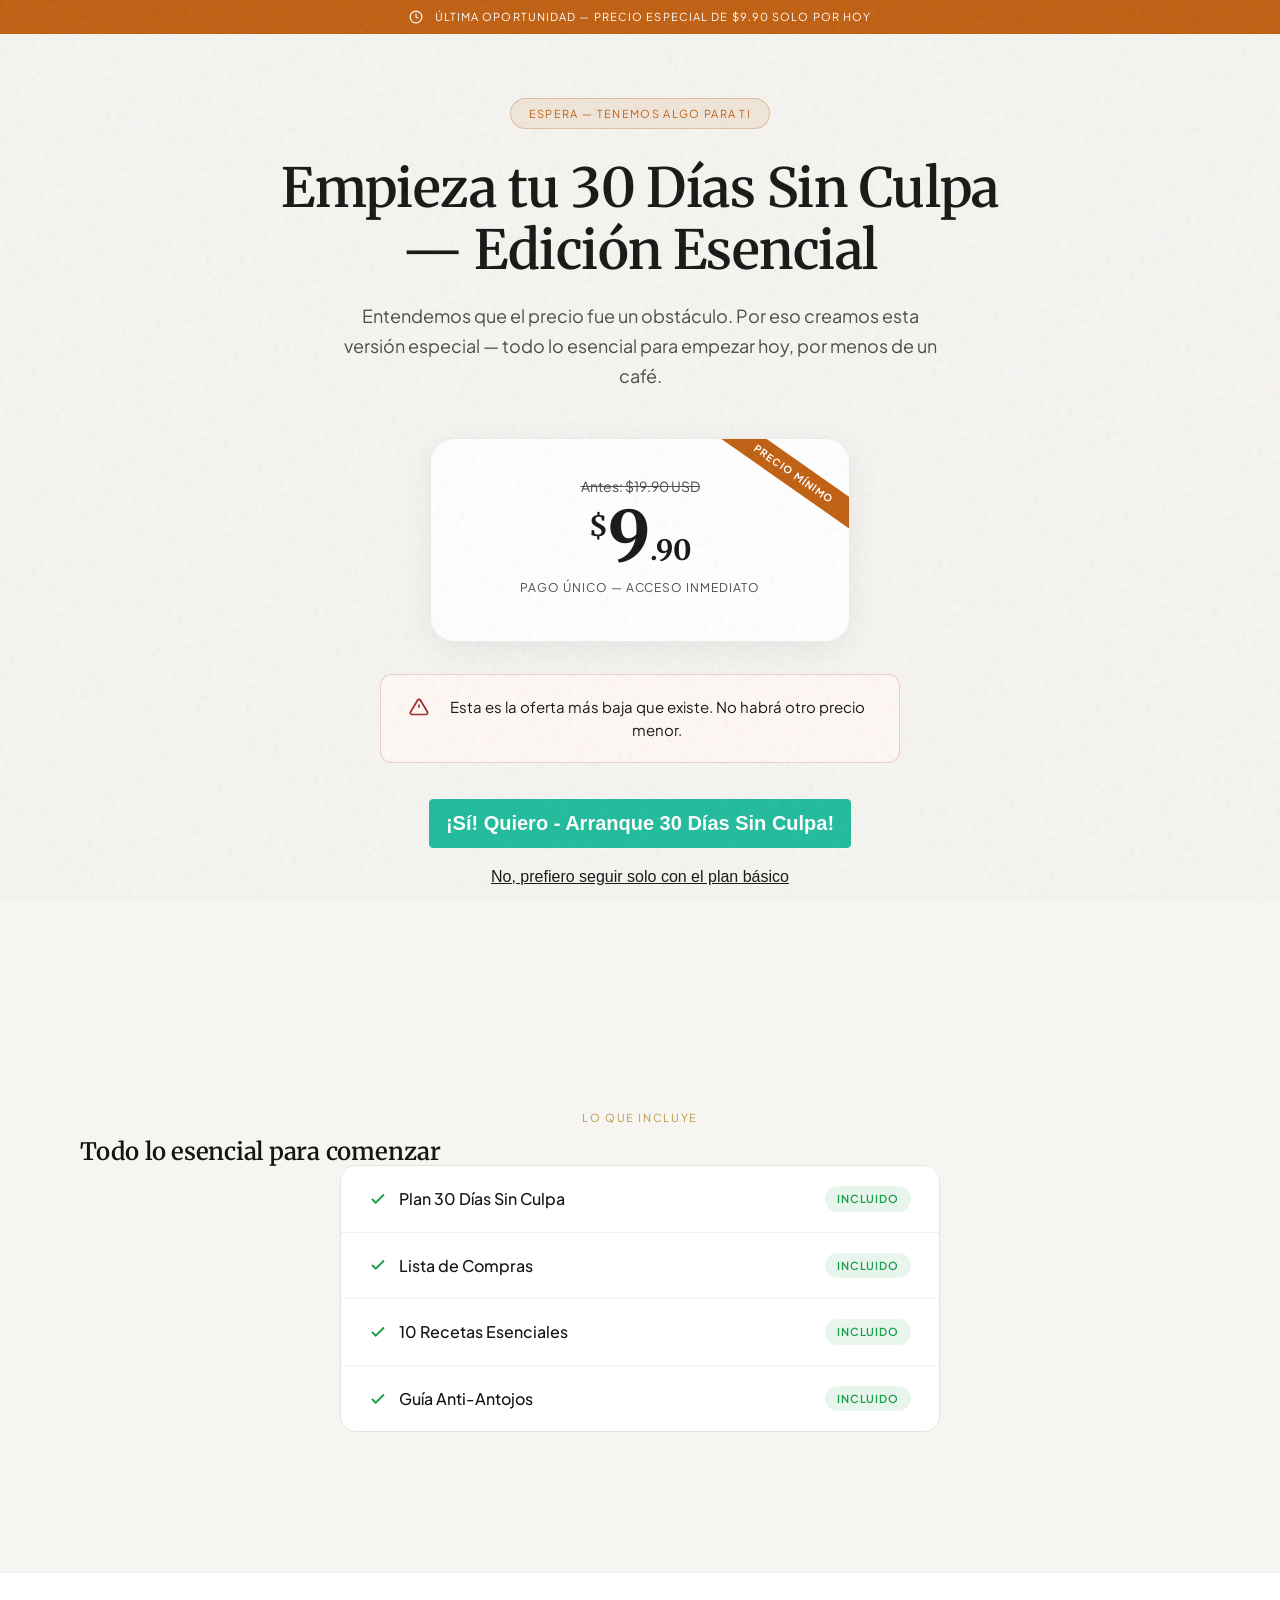
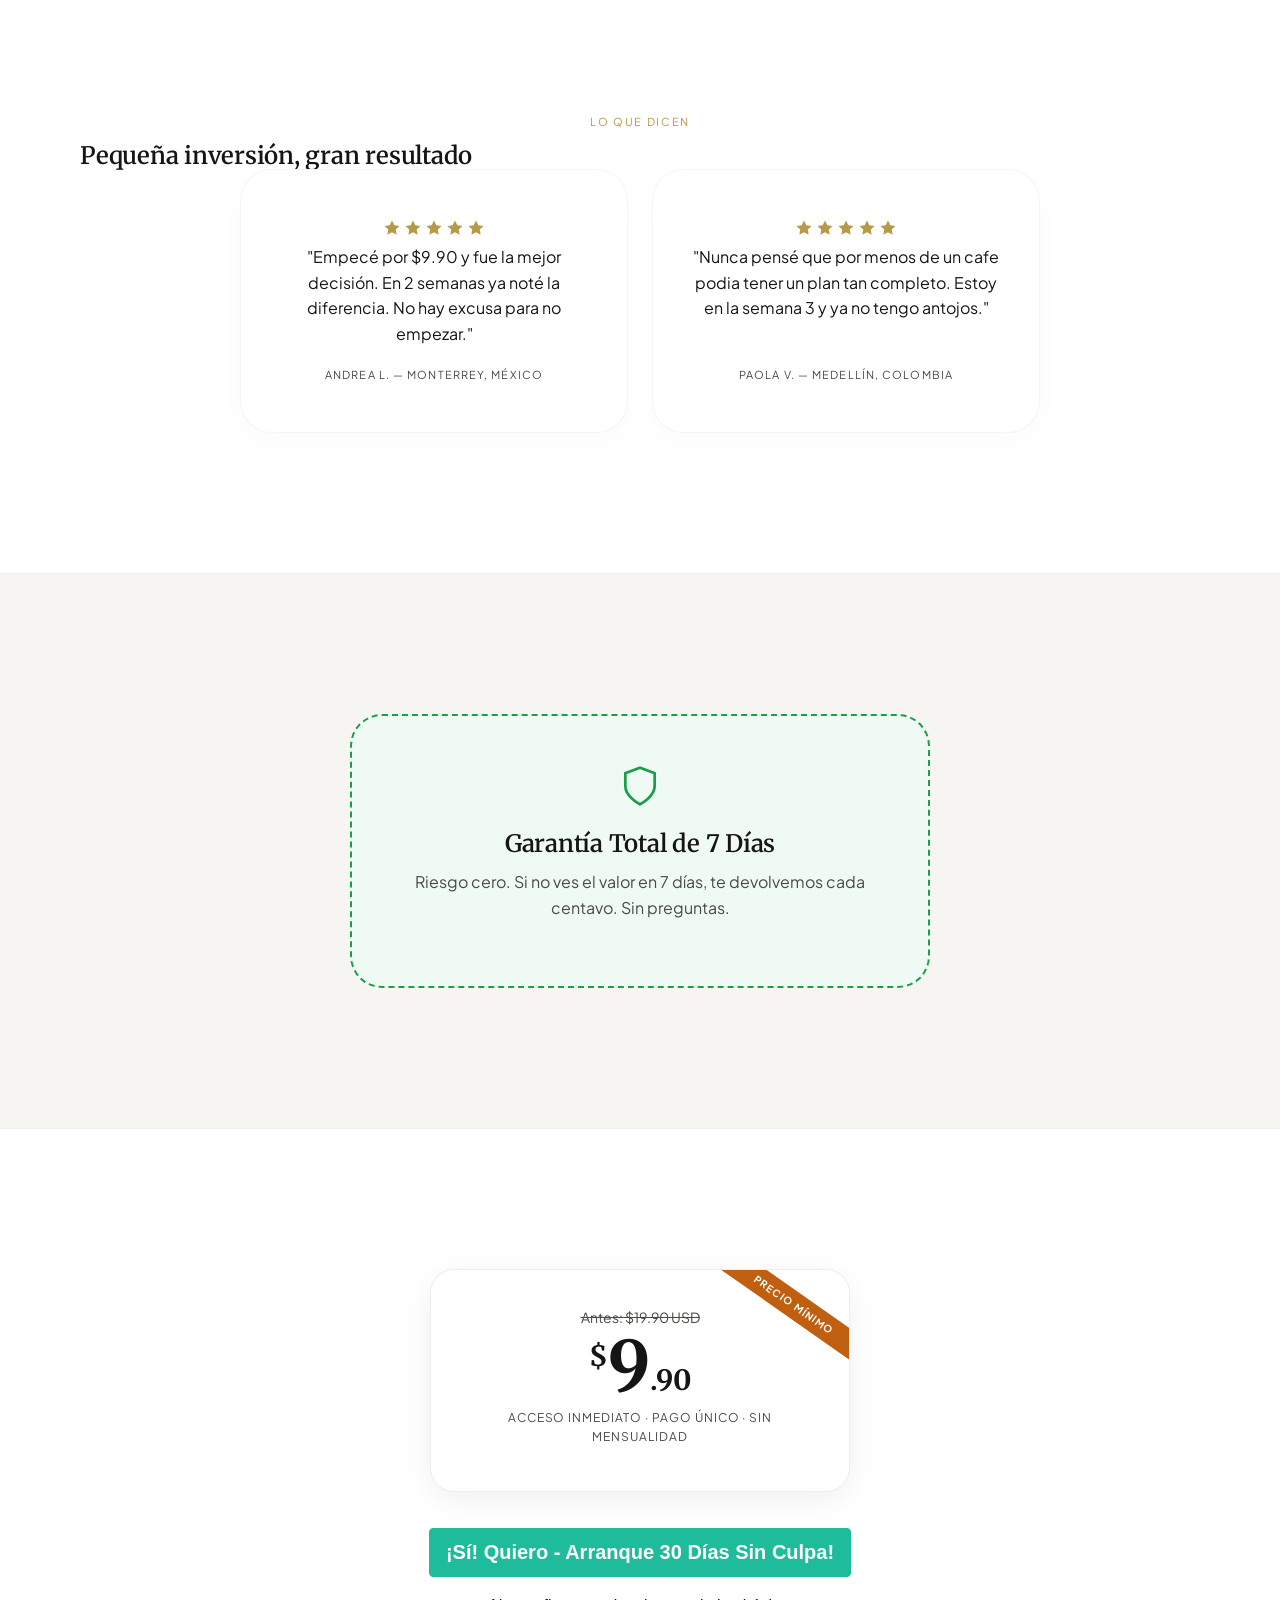
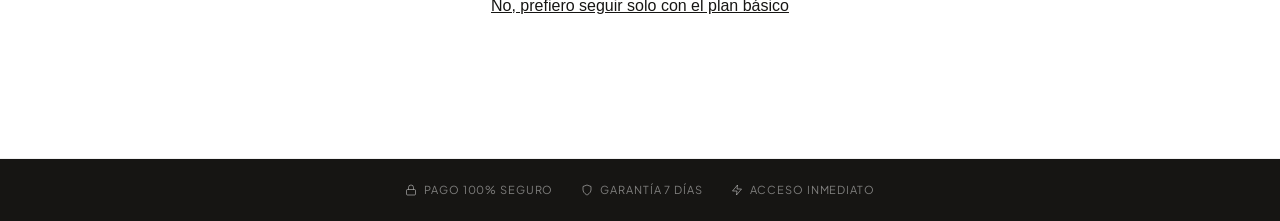
<file: downsell1.html>
<!DOCTYPE html>
<html lang="es">
<head>
    <meta charset="UTF-8">
    <meta name="viewport" content="width=device-width, initial-scale=1.0">
    <title>30 Días Sin Culpa — Edición Esencial</title>
    <meta name="robots" content="noindex">
    <link rel="stylesheet" href="styles.css">
    <style>
        body { padding-bottom: 0; }

        /* Hero */
        .up-hero {
            background: var(--bg-oat);
            padding: 64px 0 80px;
            text-align: center;
        }
        .tag-pill {
            display: inline-block;
            background: rgba(192,95,16,0.1);
            color: #C05F10;
            border: 1px solid rgba(192,95,16,0.3);
            padding: 6px 18px;
            border-radius: var(--radius-full);
            font-size: 11px;
            text-transform: uppercase;
            letter-spacing: 0.12em;
            margin-bottom: 28px;
        }
        .up-hero h1 {
            font-size: clamp(28px, 5vw, 54px);
            line-height: 1.15;
            max-width: 820px;
            margin: 0 auto 20px;
        }
        .up-hero .sub {
            font-size: 18px;
            color: var(--ink-muted);
            max-width: 620px;
            margin: 0 auto 48px;
            line-height: 1.65;
        }

        /* Price block */
        .price-card {
            background: #fff;
            border: 1px solid rgba(0,0,0,0.07);
            border-radius: 24px;
            padding: 36px 32px 28px;
            max-width: 420px;
            margin: 0 auto 32px;
            box-shadow: 0 8px 32px rgba(0,0,0,0.06);
            position: relative;
            overflow: hidden;
        }
        .price-was {
            font-size: 14px;
            color: var(--ink-muted);
            text-decoration: line-through;
            margin-bottom: 4px;
        }
        .price-now {
            font-family: var(--font-serif);
            font-size: 68px;
            font-weight: 700;
            color: var(--ink-charcoal);
            line-height: 1;
            margin-bottom: 8px;
        }
        .price-now sup { font-size: 28px; vertical-align: super; }
        .price-now sub { font-size: 28px; vertical-align: baseline; }
        .price-label {
            font-size: 12px;
            color: var(--ink-muted);
            text-transform: uppercase;
            letter-spacing: 0.08em;
            margin-bottom: 16px;
        }

        /* Diagonal banner */
        .price-banner {
            position: absolute;
            top: 22px;
            right: -28px;
            background: #C05F10;
            color: #fff;
            font-size: 10px;
            font-weight: 700;
            text-transform: uppercase;
            letter-spacing: 0.1em;
            padding: 5px 36px;
            transform: rotate(35deg);
            white-space: nowrap;
        }

        /* CTA wrap */
        .cta-center {
            max-width: 420px;
            margin: 0 auto;
            text-align: center;
        }
        .decline-link {
            display: block;
            margin-top: 18px;
            font-size: 12px;
            color: var(--ink-muted);
            text-decoration: underline;
            cursor: pointer;
        }
        .decline-link:hover { color: var(--ink-charcoal); }

        /* Urgency box */
        .urgency-box {
            background: #fff8f5;
            border: 1.5px solid rgba(153,40,40,0.2);
            border-radius: 12px;
            padding: 20px 28px;
            max-width: 520px;
            margin: 0 auto 36px;
            display: flex;
            align-items: flex-start;
            gap: 14px;
        }
        .urgency-box svg { flex-shrink: 0; color: var(--danger-crimson); margin-top: 2px; }
        .urgency-box p {
            font-size: 15px;
            color: var(--ink-charcoal);
            line-height: 1.55;
            margin: 0;
        }

        /* Content table */
        .content-table {
            max-width: 600px;
            margin: 0 auto;
            border-radius: 16px;
            overflow: hidden;
            border: 1px solid rgba(0,0,0,0.07);
        }
        .ct-row {
            display: grid;
            grid-template-columns: 1fr auto;
            padding: 20px 28px;
            border-bottom: 1px solid rgba(0,0,0,0.06);
            align-items: center;
            gap: 16px;
            background: #fff;
        }
        .ct-row:last-child { border-bottom: none; }
        .ct-name {
            font-size: 16px;
            color: var(--ink-charcoal);
            font-weight: 500;
            display: flex;
            align-items: center;
            gap: 12px;
        }
        .ct-name svg { color: #1A9E4A; flex-shrink: 0; }
        .ct-badge {
            font-size: 11px;
            text-transform: uppercase;
            letter-spacing: 0.08em;
            background: #e8f5ed;
            color: #1A9E4A;
            padding: 4px 12px;
            border-radius: var(--radius-full);
            font-weight: 600;
            white-space: nowrap;
        }

        /* Testimonials 2-col */
        .testi-2 {
            display: grid;
            grid-template-columns: 1fr;
            gap: 24px;
            max-width: 800px;
            margin: 0 auto;
        }
        @media (min-width: 768px) {
            .testi-2 { grid-template-columns: 1fr 1fr; }
        }

        /* Guarantee */
        .guarantee-box {
            background: #f0faf4;
            border: 2px dashed #1A9E4A;
            border-radius: var(--radius-xl);
            padding: 48px 40px;
            max-width: 580px;
            margin: 0 auto;
            text-align: center;
        }
        .guarantee-box h3 { font-size: 24px; margin: 16px 0 12px; }
        .guarantee-box p {
            font-size: 16px;
            color: var(--ink-muted);
            line-height: 1.65;
        }

        /* Eyebrow */
        .eyebrow {
            text-align: center;
            font-size: 11px;
            text-transform: uppercase;
            letter-spacing: 0.15em;
            color: var(--accent-gold);
            margin-bottom: 12px;
        }

        /* Footer */
        .up-footer {
            background: var(--ink-charcoal);
            color: rgba(255,255,255,0.45);
            text-align: center;
            padding: 22px 16px;
            font-size: 11px;
            text-transform: uppercase;
            letter-spacing: 0.08em;
            display: flex;
            justify-content: center;
            gap: 28px;
            flex-wrap: wrap;
        }
        .up-footer span {
            display: flex;
            align-items: center;
            gap: 7px;
        }
    </style>
</head>
<body>

    <!-- Promo Bar -->
    <div class="promo-bar" style="background:#C05F10;">
        <svg class="icon" width="14" height="14" viewBox="0 0 24 24" fill="none" stroke="currentColor" stroke-width="2"><circle cx="12" cy="12" r="10"></circle><polyline points="12 6 12 12 16 14"></polyline></svg>
        <span>ÚLTIMA OPORTUNIDAD — Precio especial de $9.90 solo por hoy</span>
    </div>

    <!-- Hero -->
    <section class="up-hero">
        <div class="container">
            <div class="tag-pill">Espera — Tenemos algo para ti</div>
            <h1>Empieza tu 30 Días Sin Culpa<br>— Edición Esencial</h1>
            <p class="sub">Entendemos que el precio fue un obstáculo. Por eso creamos esta versión especial — todo lo esencial para empezar hoy, por menos de un café.</p>

            <div class="price-card">
                <div class="price-banner">Precio mínimo</div>
                <div class="price-was">Antes: $19.90 USD</div>
                <div class="price-now"><sup>$</sup>9<sub>.90</sub></div>
                <div class="price-label">Pago único — acceso inmediato</div>
            </div>

            <!-- Urgency box -->
            <div class="urgency-box">
                <svg width="20" height="20" viewBox="0 0 24 24" fill="none" stroke="currentColor" stroke-width="2"><path d="M10.29 3.86L1.82 18a2 2 0 0 0 1.71 3h16.94a2 2 0 0 0 1.71-3L13.71 3.86a2 2 0 0 0-3.42 0z"></path><line x1="12" y1="9" x2="12" y2="13"></line><line x1="12" y1="17" x2="12.01" y2="17"></line></svg>
                <p>Esta es la oferta más baja que existe. No habrá otro precio menor.</p>
            </div>

            <div style="text-align:center" id="kiwify-upsell-GjEdBRq" data-upsell-url="https://come-pan-sin-culpa.vercel.app/obrigado.html" data-downsell-url="https://come-pan-sin-culpa.vercel.app/obrigado.html">
              <button id="kiwify-upsell-trigger-GjEdBRq" style="background-color:#1FBC9C;padding:12px 16px;cursor:pointer;color:#FFFFFF;font-weight:600;border-radius:4px;border:1px solid #1FBC9C;font-size:20px;">¡Sí! Quiero - Arranque 30 Días Sin Culpa!</button>
              <div id="kiwify-upsell-cancel-trigger-GjEdBRq" style="margin-top:1rem;cursor:pointer;font-size:16px;text-decoration:underline;font-family:sans-serif;">No, prefiero seguir solo con el plan básico</div>
            </div><script src="https://snippets.kiwify.com/upsell/upsell.min.js"></script>
        </div>
    </section>

    <!-- What's included -->
    <section class="py-section bg-oat">
        <div class="container">
            <p class="eyebrow">Lo que incluye</p>
            <h2 class="section-title">Todo lo esencial para comenzar</h2>
            <div class="content-table">
                <div class="ct-row">
                    <div class="ct-name">
                        <svg width="18" height="18" viewBox="0 0 24 24" fill="none" stroke="currentColor" stroke-width="2.5"><polyline points="20 6 9 17 4 12"></polyline></svg>
                        Plan 30 Días Sin Culpa
                    </div>
                    <span class="ct-badge">Incluido</span>
                </div>
                <div class="ct-row">
                    <div class="ct-name">
                        <svg width="18" height="18" viewBox="0 0 24 24" fill="none" stroke="currentColor" stroke-width="2.5"><polyline points="20 6 9 17 4 12"></polyline></svg>
                        Lista de Compras
                    </div>
                    <span class="ct-badge">Incluido</span>
                </div>
                <div class="ct-row">
                    <div class="ct-name">
                        <svg width="18" height="18" viewBox="0 0 24 24" fill="none" stroke="currentColor" stroke-width="2.5"><polyline points="20 6 9 17 4 12"></polyline></svg>
                        10 Recetas Esenciales
                    </div>
                    <span class="ct-badge">Incluido</span>
                </div>
                <div class="ct-row">
                    <div class="ct-name">
                        <svg width="18" height="18" viewBox="0 0 24 24" fill="none" stroke="currentColor" stroke-width="2.5"><polyline points="20 6 9 17 4 12"></polyline></svg>
                        Guía Anti-Antojos
                    </div>
                    <span class="ct-badge">Incluido</span>
                </div>
            </div>
        </div>
    </section>

    <!-- Testimonials -->
    <section class="py-section bg-white">
        <div class="container">
            <p class="eyebrow">Lo que dicen</p>
            <h2 class="section-title">Pequeña inversión, gran resultado</h2>
            <div class="testi-2">
                <div class="testi-card" style="text-align:center;">
                    <div class="stars-row" style="justify-content:center;">
                        <svg width="18" height="18" viewBox="0 0 24 24" fill="var(--accent-gold)" stroke="none"><polygon points="12 2 15.09 8.26 22 9.27 17 14.14 18.18 21.02 12 17.77 5.82 21.02 7 14.14 2 9.27 8.91 8.26 12 2"></polygon></svg>
                        <svg width="18" height="18" viewBox="0 0 24 24" fill="var(--accent-gold)" stroke="none"><polygon points="12 2 15.09 8.26 22 9.27 17 14.14 18.18 21.02 12 17.77 5.82 21.02 7 14.14 2 9.27 8.91 8.26 12 2"></polygon></svg>
                        <svg width="18" height="18" viewBox="0 0 24 24" fill="var(--accent-gold)" stroke="none"><polygon points="12 2 15.09 8.26 22 9.27 17 14.14 18.18 21.02 12 17.77 5.82 21.02 7 14.14 2 9.27 8.91 8.26 12 2"></polygon></svg>
                        <svg width="18" height="18" viewBox="0 0 24 24" fill="var(--accent-gold)" stroke="none"><polygon points="12 2 15.09 8.26 22 9.27 17 14.14 18.18 21.02 12 17.77 5.82 21.02 7 14.14 2 9.27 8.91 8.26 12 2"></polygon></svg>
                        <svg width="18" height="18" viewBox="0 0 24 24" fill="var(--accent-gold)" stroke="none"><polygon points="12 2 15.09 8.26 22 9.27 17 14.14 18.18 21.02 12 17.77 5.82 21.02 7 14.14 2 9.27 8.91 8.26 12 2"></polygon></svg>
                    </div>
                    <p>"Empecé por $9.90 y fue la mejor decisión. En 2 semanas ya noté la diferencia. No hay excusa para no empezar."</p>
                    <div class="author">Andrea L. — Monterrey, México</div>
                </div>
                <div class="testi-card" style="text-align:center;">
                    <div class="stars-row" style="justify-content:center;">
                        <svg width="18" height="18" viewBox="0 0 24 24" fill="var(--accent-gold)" stroke="none"><polygon points="12 2 15.09 8.26 22 9.27 17 14.14 18.18 21.02 12 17.77 5.82 21.02 7 14.14 2 9.27 8.91 8.26 12 2"></polygon></svg>
                        <svg width="18" height="18" viewBox="0 0 24 24" fill="var(--accent-gold)" stroke="none"><polygon points="12 2 15.09 8.26 22 9.27 17 14.14 18.18 21.02 12 17.77 5.82 21.02 7 14.14 2 9.27 8.91 8.26 12 2"></polygon></svg>
                        <svg width="18" height="18" viewBox="0 0 24 24" fill="var(--accent-gold)" stroke="none"><polygon points="12 2 15.09 8.26 22 9.27 17 14.14 18.18 21.02 12 17.77 5.82 21.02 7 14.14 2 9.27 8.91 8.26 12 2"></polygon></svg>
                        <svg width="18" height="18" viewBox="0 0 24 24" fill="var(--accent-gold)" stroke="none"><polygon points="12 2 15.09 8.26 22 9.27 17 14.14 18.18 21.02 12 17.77 5.82 21.02 7 14.14 2 9.27 8.91 8.26 12 2"></polygon></svg>
                        <svg width="18" height="18" viewBox="0 0 24 24" fill="var(--accent-gold)" stroke="none"><polygon points="12 2 15.09 8.26 22 9.27 17 14.14 18.18 21.02 12 17.77 5.82 21.02 7 14.14 2 9.27 8.91 8.26 12 2"></polygon></svg>
                    </div>
                    <p>"Nunca pensé que por menos de un cafe podia tener un plan tan completo. Estoy en la semana 3 y ya no tengo antojos."</p>
                    <div class="author">Paola V. — Medellín, Colombia</div>
                </div>
            </div>
        </div>
    </section>

    <!-- Guarantee -->
    <section class="py-section bg-oat">
        <div class="container">
            <div class="guarantee-box">
                <svg width="44" height="44" viewBox="0 0 24 24" fill="none" stroke="#1A9E4A" stroke-width="1.5"><path d="M12 22s8-4 8-10V5l-8-3-8 3v7c0 6 8 10 8 10z"></path></svg>
                <h3>Garantía Total de 7 Días</h3>
                <p>Riesgo cero. Si no ves el valor en 7 días, te devolvemos cada centavo. Sin preguntas.</p>
            </div>
        </div>
    </section>

    <!-- Final CTA -->
    <section class="py-section bg-white">
        <div class="container" style="text-align:center;">
            <div class="price-card" style="margin-bottom:36px;">
                <div class="price-banner">Precio mínimo</div>
                <div class="price-was">Antes: $19.90 USD</div>
                <div class="price-now"><sup>$</sup>9<sub>.90</sub></div>
                <div class="price-label">Acceso inmediato · Pago único · Sin mensualidad</div>
            </div>
            <div style="text-align:center">
              <button onclick="document.getElementById('kiwify-upsell-trigger-GjEdBRq').click()" style="background-color:#1FBC9C;padding:12px 16px;cursor:pointer;color:#FFFFFF;font-weight:600;border-radius:4px;border:1px solid #1FBC9C;font-size:20px;">¡Sí! Quiero - Arranque 30 Días Sin Culpa!</button>
              <div onclick="document.getElementById('kiwify-upsell-cancel-trigger-GjEdBRq').click()" style="margin-top:1rem;cursor:pointer;font-size:16px;text-decoration:underline;font-family:sans-serif;">No, prefiero seguir solo con el plan básico</div>
            </div>
        </div>
    </section>

    <!-- Footer -->
    <footer class="up-footer">
        <span>
            <svg width="12" height="12" viewBox="0 0 24 24" fill="none" stroke="currentColor" stroke-width="2"><rect x="3" y="11" width="18" height="11" rx="2"></rect><path d="M7 11V7a5 5 0 0 1 10 0v4"></path></svg>
            Pago 100% seguro
        </span>
        <span>
            <svg width="12" height="12" viewBox="0 0 24 24" fill="none" stroke="currentColor" stroke-width="2"><path d="M12 22s8-4 8-10V5l-8-3-8 3v7c0 6 8 10 8 10z"></path></svg>
            Garantía 7 días
        </span>
        <span>
            <svg width="12" height="12" viewBox="0 0 24 24" fill="none" stroke="currentColor" stroke-width="2"><path d="M13 2L3 14h9l-1 8 10-12h-9l1-8z"></path></svg>
            Acceso inmediato
        </span>
    </footer>

</body>
</html>
</file>
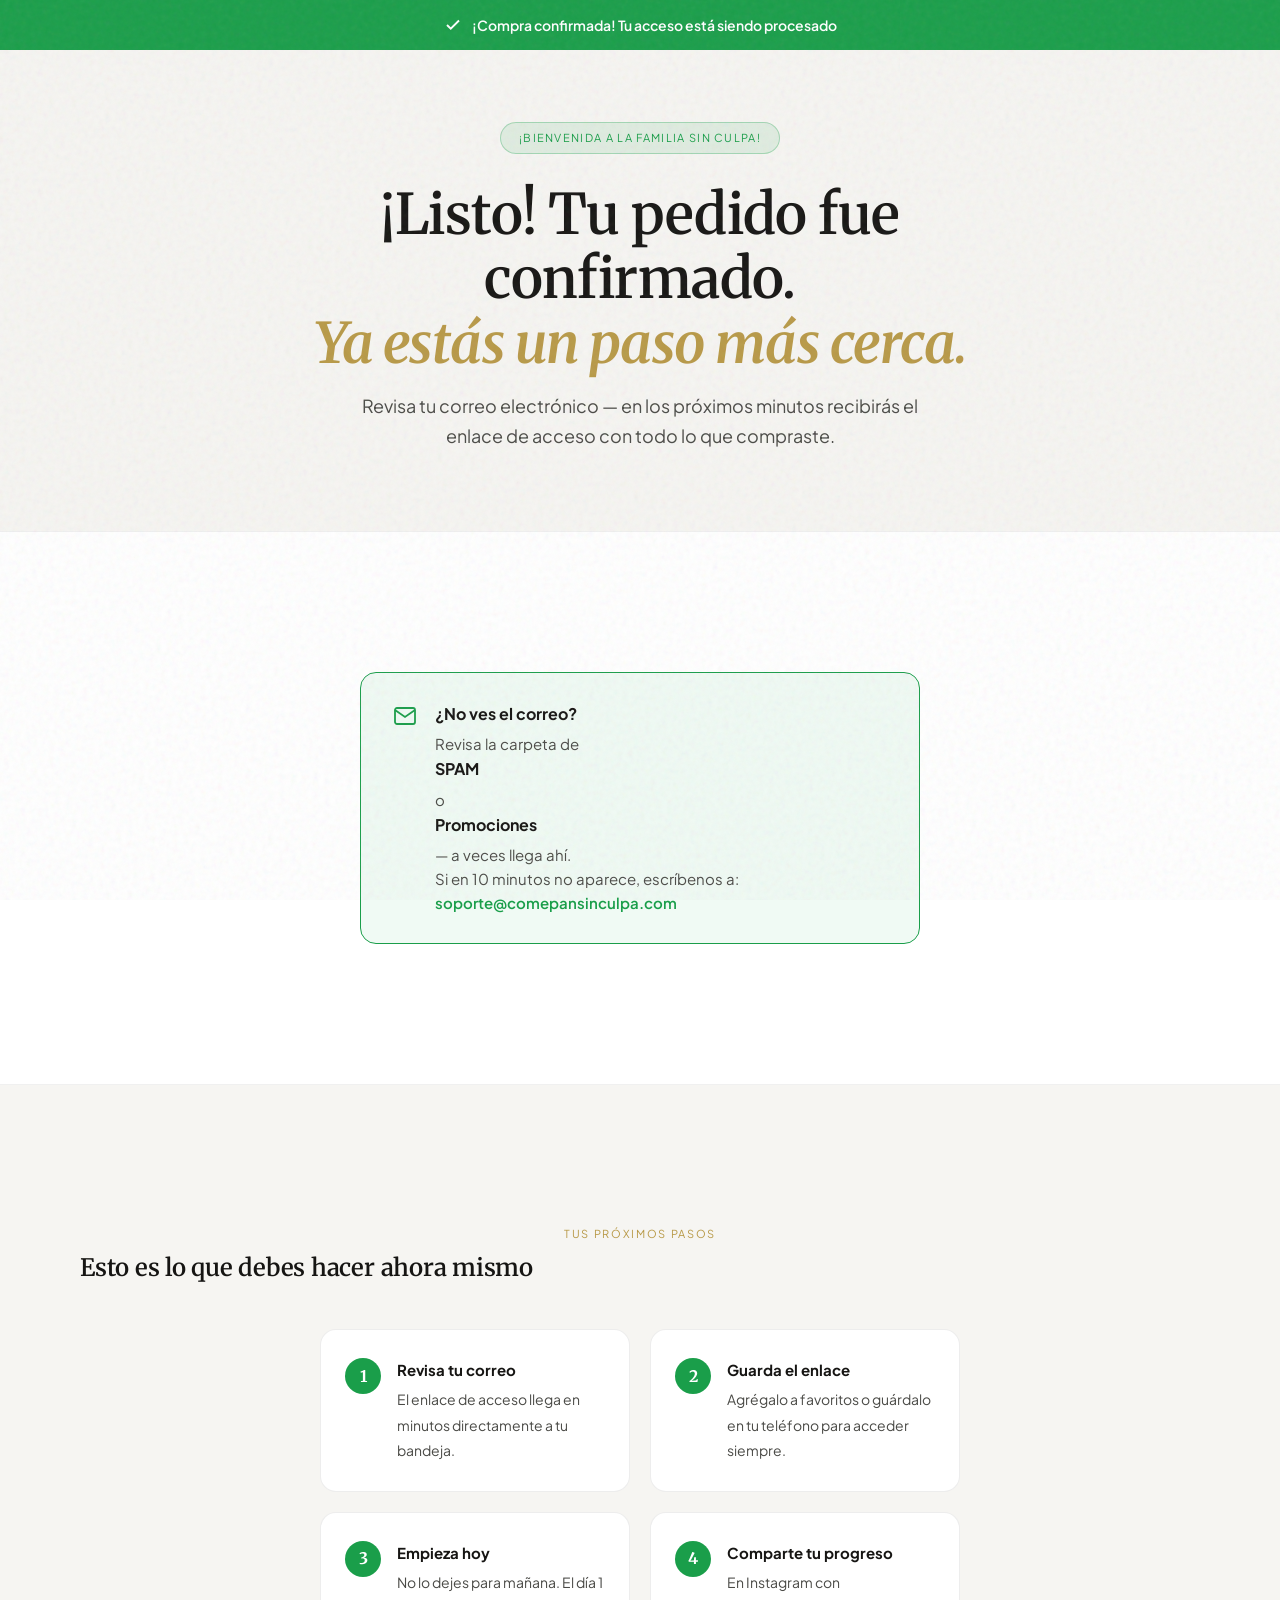
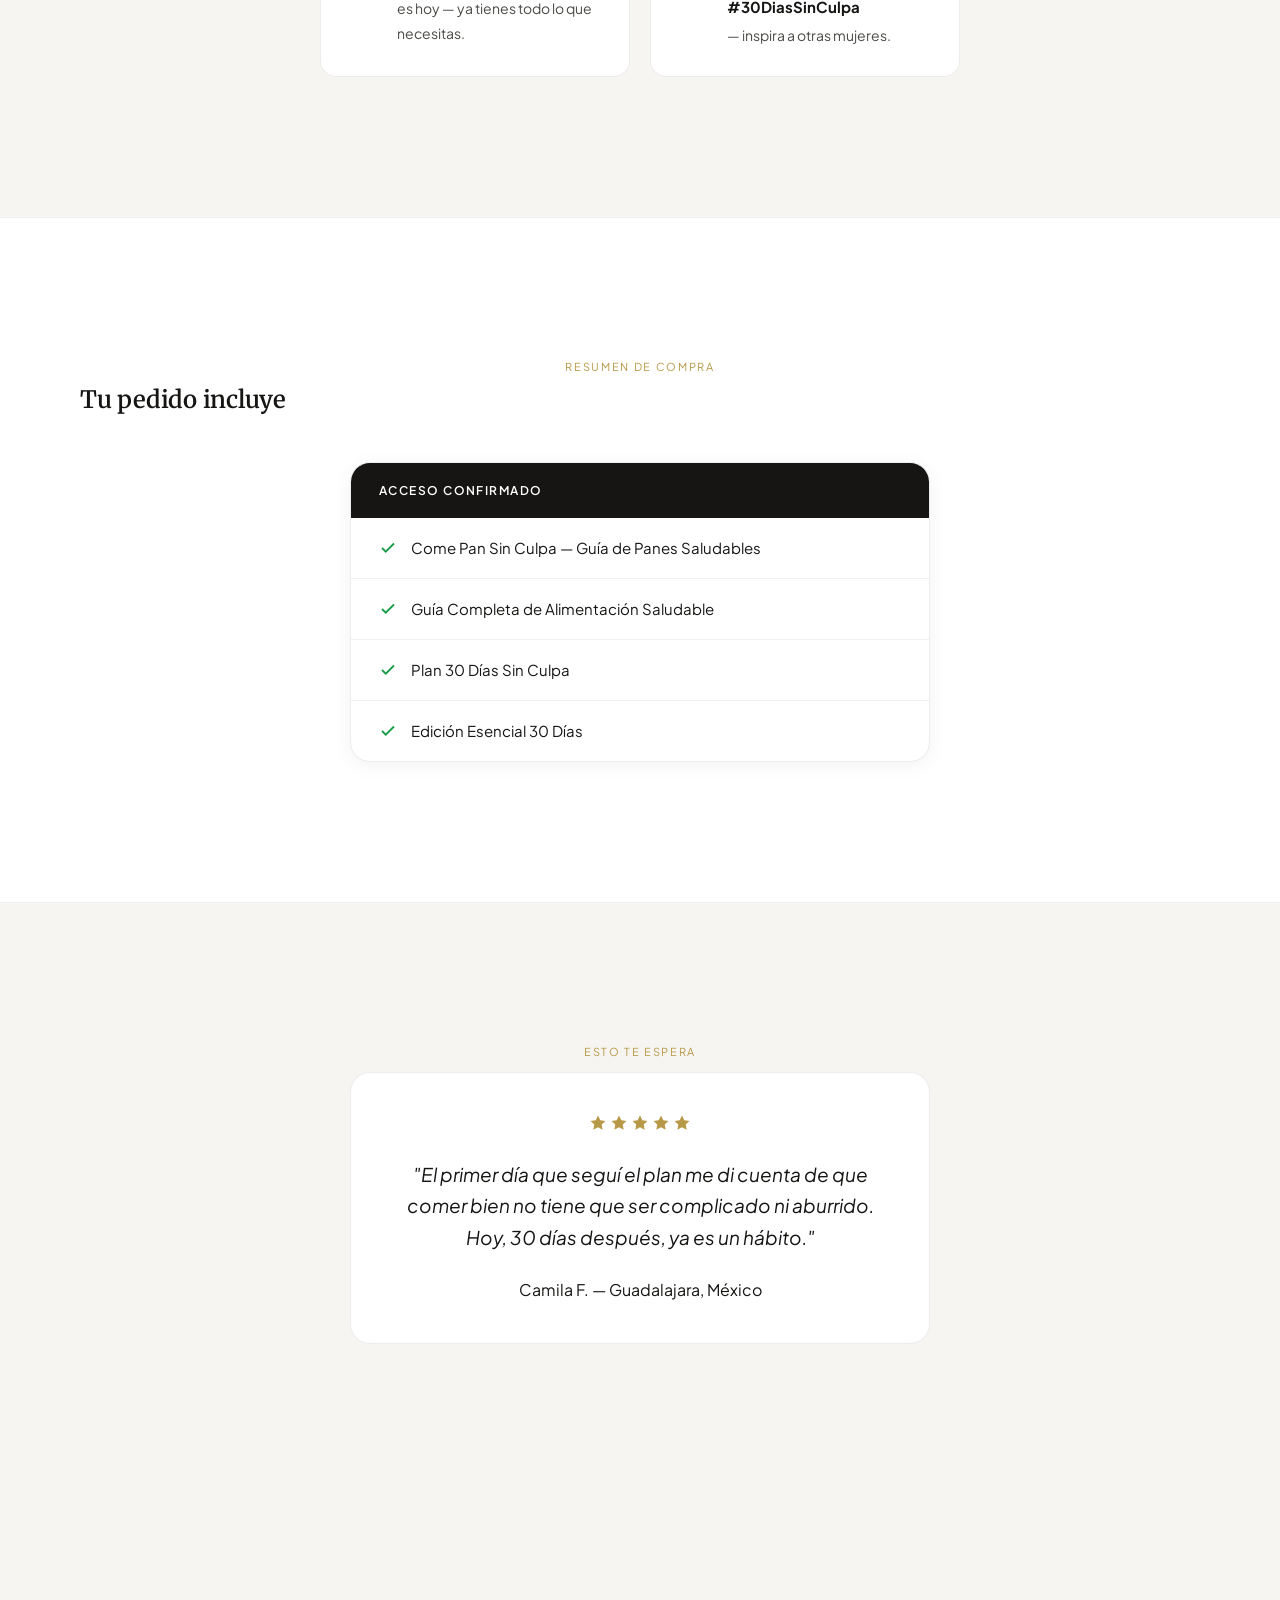
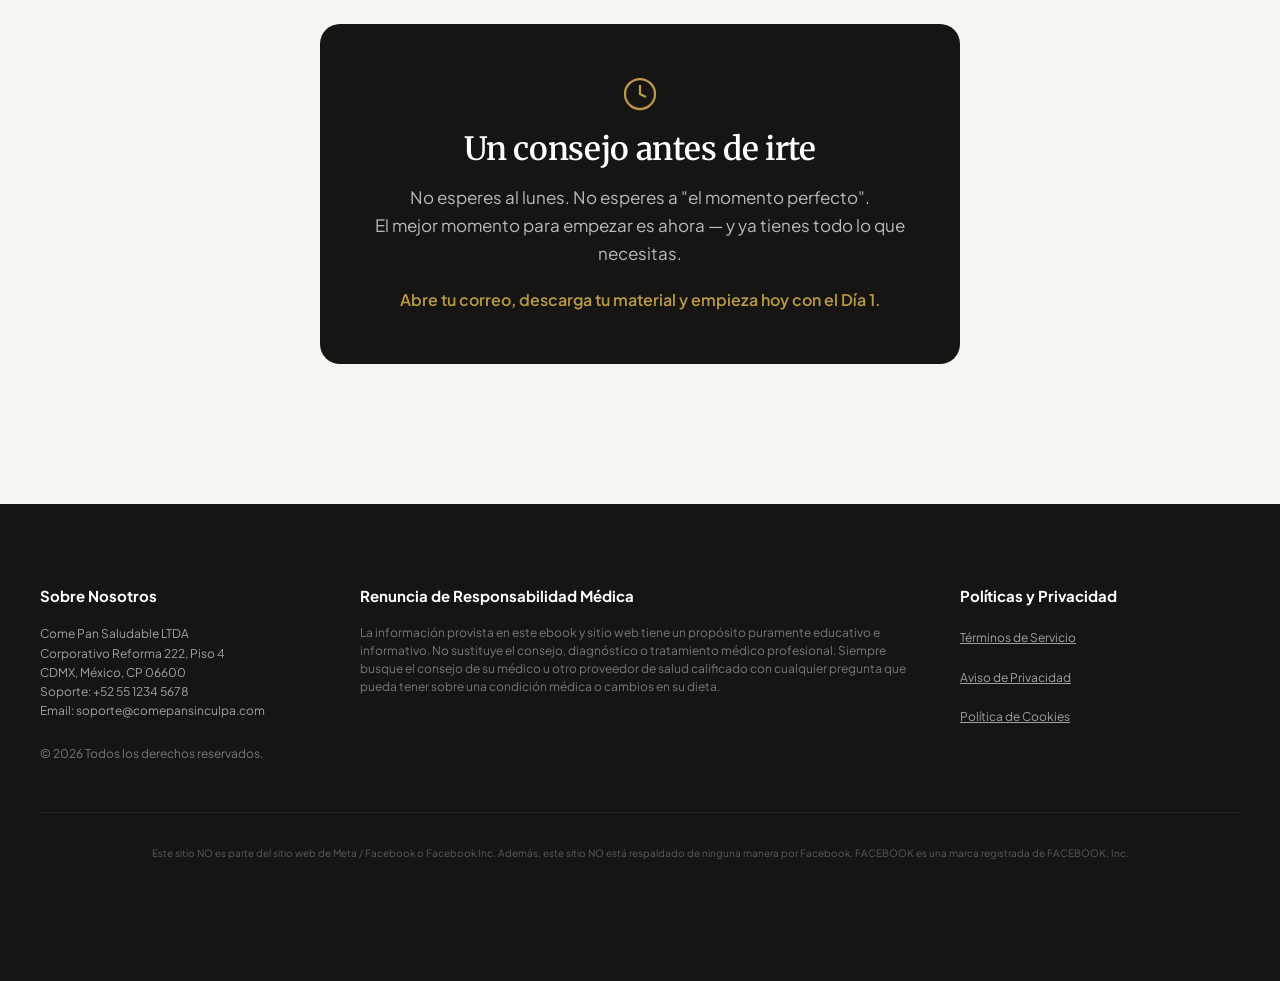
<file: obrigado.html>
<!DOCTYPE html>
<html lang="es">
<head>
    <meta charset="UTF-8">
    <meta name="viewport" content="width=device-width, initial-scale=1.0">
    <title>¡Pedido Confirmado! — Come Pan Sin Culpa</title>
    <meta name="robots" content="noindex">
    <link rel="stylesheet" href="styles.css">
    <style>
        body { padding-bottom: 0; }

        /* Top bar */
        .confirm-bar {
            background: #1A9E4A;
            color: #fff;
            text-align: center;
            padding: 14px 16px;
            font-size: 14px;
            font-weight: 600;
            display: flex;
            align-items: center;
            justify-content: center;
            gap: 10px;
        }

        /* Hero */
        .ty-hero {
            background: var(--bg-oat);
            padding: 72px 0 80px;
            text-align: center;
        }
        .tag-pill {
            display: inline-block;
            background: rgba(26,158,74,0.1);
            color: #1A9E4A;
            border: 1px solid rgba(26,158,74,0.3);
            padding: 6px 18px;
            border-radius: var(--radius-full);
            font-size: 11px;
            text-transform: uppercase;
            letter-spacing: 0.12em;
            margin-bottom: 28px;
        }
        .ty-hero h1 {
            font-size: clamp(30px, 5vw, 56px);
            line-height: 1.15;
            max-width: 760px;
            margin: 0 auto 16px;
        }
        .ty-hero h1 em {
            font-style: italic;
            color: var(--accent-gold);
        }
        .ty-hero .sub {
            font-size: 18px;
            color: var(--ink-muted);
            max-width: 560px;
            margin: 0 auto;
            line-height: 1.65;
        }

        /* Email confirmation box */
        .email-box {
            background: #f0faf4;
            border: 1.5px solid #1A9E4A;
            border-radius: 16px;
            padding: 28px 32px;
            max-width: 560px;
            margin: 0 auto;
            display: flex;
            align-items: flex-start;
            gap: 18px;
            text-align: left;
        }
        .email-box svg { flex-shrink: 0; color: #1A9E4A; margin-top: 3px; }
        .email-box strong {
            display: block;
            font-size: 16px;
            color: var(--ink-charcoal);
            margin-bottom: 6px;
        }
        .email-box p {
            font-size: 15px;
            color: var(--ink-muted);
            line-height: 1.6;
            margin: 0;
        }
        .email-box a { color: #1A9E4A; text-decoration: none; font-weight: 600; }
        .email-box a:hover { text-decoration: underline; }

        /* Next steps */
        .steps-grid {
            display: grid;
            grid-template-columns: 1fr;
            gap: 20px;
            max-width: 640px;
            margin: 0 auto;
        }
        @media (min-width: 640px) {
            .steps-grid { grid-template-columns: 1fr 1fr; }
        }
        .step-card {
            background: #fff;
            border: 1px solid rgba(0,0,0,0.07);
            border-radius: 16px;
            padding: 28px 24px;
            display: flex;
            gap: 16px;
            align-items: flex-start;
        }
        .step-num {
            width: 36px;
            height: 36px;
            min-width: 36px;
            border-radius: 50%;
            background: #1A9E4A;
            color: #fff;
            font-family: var(--font-serif);
            font-weight: 700;
            font-size: 16px;
            display: flex;
            align-items: center;
            justify-content: center;
        }
        .step-text strong {
            display: block;
            font-size: 15px;
            color: var(--ink-charcoal);
            margin-bottom: 4px;
        }
        .step-text span {
            font-size: 14px;
            color: var(--ink-muted);
            line-height: 1.55;
        }

        /* Order summary */
        .order-box {
            background: #fff;
            border: 1px solid rgba(0,0,0,0.07);
            border-radius: 20px;
            overflow: hidden;
            max-width: 580px;
            margin: 0 auto;
            box-shadow: 0 4px 20px rgba(0,0,0,0.05);
        }
        .order-header {
            background: var(--ink-charcoal);
            color: #fff;
            padding: 18px 28px;
            font-size: 12px;
            text-transform: uppercase;
            letter-spacing: 0.12em;
            font-weight: 600;
        }
        .order-item {
            display: flex;
            align-items: center;
            gap: 14px;
            padding: 18px 28px;
            border-bottom: 1px solid rgba(0,0,0,0.06);
            font-size: 15px;
            color: var(--ink-charcoal);
        }
        .order-item:last-child { border-bottom: none; }
        .order-item svg { color: #1A9E4A; flex-shrink: 0; }

        /* Testimonial */
        .ty-testi {
            background: #fff;
            border: 1px solid rgba(0,0,0,0.07);
            border-radius: 20px;
            padding: 40px 36px;
            max-width: 580px;
            margin: 0 auto;
            text-align: center;
        }
        .ty-testi p {
            font-size: 19px;
            line-height: 1.65;
            color: var(--ink-charcoal);
            font-style: italic;
            margin: 20px 0 24px;
        }


        /* Nudge section */
        .nudge-box {
            background: var(--ink-charcoal);
            color: #fff;
            border-radius: 20px;
            padding: 52px 40px;
            max-width: 640px;
            margin: 0 auto;
            text-align: center;
        }
        .nudge-box h3 {
            font-size: clamp(22px, 3vw, 32px);
            color: #fff;
            margin: 0 0 16px;
        }
        .nudge-box p {
            font-size: 17px;
            color: rgba(255,255,255,0.7);
            line-height: 1.65;
            margin: 0 0 12px;
        }
        .nudge-box .nudge-cta {
            font-size: 16px;
            color: var(--accent-gold);
            font-weight: 600;
            margin-top: 20px;
            display: block;
        }

        /* Eyebrow */
        .eyebrow {
            text-align: center;
            font-size: 11px;
            text-transform: uppercase;
            letter-spacing: 0.15em;
            color: var(--accent-gold);
            margin-bottom: 12px;
        }


    </style>
</head>
<body>

    <!-- Top bar -->
    <div class="confirm-bar">
        <svg width="18" height="18" viewBox="0 0 24 24" fill="none" stroke="currentColor" stroke-width="2.5"><polyline points="20 6 9 17 4 12"></polyline></svg>
        ¡Compra confirmada! Tu acceso está siendo procesado
    </div>

    <!-- Hero -->
    <section class="ty-hero">
        <div class="container">
            <div class="tag-pill">¡Bienvenida a la familia Sin Culpa!</div>
            <h1>¡Listo! Tu pedido fue confirmado.<br><em>Ya estás un paso más cerca.</em></h1>
            <p class="sub">Revisa tu correo electrónico — en los próximos minutos recibirás el enlace de acceso con todo lo que compraste.</p>
        </div>
    </section>

    <!-- Email box -->
    <section class="py-section bg-white">
        <div class="container">
            <div class="email-box">
                <svg width="24" height="24" viewBox="0 0 24 24" fill="none" stroke="currentColor" stroke-width="1.8"><path d="M4 4h16c1.1 0 2 .9 2 2v12c0 1.1-.9 2-2 2H4c-1.1 0-2-.9-2-2V6c0-1.1.9-2 2-2z"></path><polyline points="22,6 12,13 2,6"></polyline></svg>
                <div>
                    <strong>¿No ves el correo?</strong>
                    <p>Revisa la carpeta de <strong>SPAM</strong> o <strong>Promociones</strong> — a veces llega ahí.<br>Si en 10 minutos no aparece, escríbenos a: <a href="mailto:soporte@comepansinculpa.com">soporte@comepansinculpa.com</a></p>
                </div>
            </div>
        </div>
    </section>

    <!-- Next steps -->
    <section class="py-section bg-oat">
        <div class="container">
            <p class="eyebrow">Tus próximos pasos</p>
            <h2 class="section-title">Esto es lo que debes hacer ahora mismo</h2>
            <div class="steps-grid" style="margin-top:48px;">
                <div class="step-card">
                    <div class="step-num">1</div>
                    <div class="step-text">
                        <strong>Revisa tu correo</strong>
                        <span>El enlace de acceso llega en minutos directamente a tu bandeja.</span>
                    </div>
                </div>
                <div class="step-card">
                    <div class="step-num">2</div>
                    <div class="step-text">
                        <strong>Guarda el enlace</strong>
                        <span>Agrégalo a favoritos o guárdalo en tu teléfono para acceder siempre.</span>
                    </div>
                </div>
                <div class="step-card">
                    <div class="step-num">3</div>
                    <div class="step-text">
                        <strong>Empieza hoy</strong>
                        <span>No lo dejes para mañana. El día 1 es hoy — ya tienes todo lo que necesitas.</span>
                    </div>
                </div>
                <div class="step-card">
                    <div class="step-num">4</div>
                    <div class="step-text">
                        <strong>Comparte tu progreso</strong>
                        <span>En Instagram con <strong>#30DiasSinCulpa</strong> — inspira a otras mujeres.</span>
                    </div>
                </div>
            </div>
        </div>
    </section>

    <!-- Order summary -->
    <section class="py-section bg-white">
        <div class="container">
            <p class="eyebrow">Resumen de compra</p>
            <h2 class="section-title">Tu pedido incluye</h2>
            <div class="order-box" style="margin-top:48px;">
                <div class="order-header">Acceso confirmado</div>
                <div class="order-item">
                    <svg width="18" height="18" viewBox="0 0 24 24" fill="none" stroke="currentColor" stroke-width="2.5"><polyline points="20 6 9 17 4 12"></polyline></svg>
                    Come Pan Sin Culpa — Guía de Panes Saludables
                </div>
                <div class="order-item">
                    <svg width="18" height="18" viewBox="0 0 24 24" fill="none" stroke="currentColor" stroke-width="2.5"><polyline points="20 6 9 17 4 12"></polyline></svg>
                    Guía Completa de Alimentación Saludable
                </div>
                <div class="order-item">
                    <svg width="18" height="18" viewBox="0 0 24 24" fill="none" stroke="currentColor" stroke-width="2.5"><polyline points="20 6 9 17 4 12"></polyline></svg>
                    Plan 30 Días Sin Culpa
                </div>
                <div class="order-item">
                    <svg width="18" height="18" viewBox="0 0 24 24" fill="none" stroke="currentColor" stroke-width="2.5"><polyline points="20 6 9 17 4 12"></polyline></svg>
                    Edición Esencial 30 Días
                </div>
            </div>
        </div>
    </section>

    <!-- Testimonial -->
    <section class="py-section bg-oat">
        <div class="container">
            <p class="eyebrow">Esto te espera</p>
            <div class="ty-testi">
                <div class="stars-row" style="justify-content:center;">
                    <svg width="18" height="18" viewBox="0 0 24 24" fill="var(--accent-gold)" stroke="none"><polygon points="12 2 15.09 8.26 22 9.27 17 14.14 18.18 21.02 12 17.77 5.82 21.02 7 14.14 2 9.27 8.91 8.26 12 2"></polygon></svg>
                    <svg width="18" height="18" viewBox="0 0 24 24" fill="var(--accent-gold)" stroke="none"><polygon points="12 2 15.09 8.26 22 9.27 17 14.14 18.18 21.02 12 17.77 5.82 21.02 7 14.14 2 9.27 8.91 8.26 12 2"></polygon></svg>
                    <svg width="18" height="18" viewBox="0 0 24 24" fill="var(--accent-gold)" stroke="none"><polygon points="12 2 15.09 8.26 22 9.27 17 14.14 18.18 21.02 12 17.77 5.82 21.02 7 14.14 2 9.27 8.91 8.26 12 2"></polygon></svg>
                    <svg width="18" height="18" viewBox="0 0 24 24" fill="var(--accent-gold)" stroke="none"><polygon points="12 2 15.09 8.26 22 9.27 17 14.14 18.18 21.02 12 17.77 5.82 21.02 7 14.14 2 9.27 8.91 8.26 12 2"></polygon></svg>
                    <svg width="18" height="18" viewBox="0 0 24 24" fill="var(--accent-gold)" stroke="none"><polygon points="12 2 15.09 8.26 22 9.27 17 14.14 18.18 21.02 12 17.77 5.82 21.02 7 14.14 2 9.27 8.91 8.26 12 2"></polygon></svg>
                </div>
                <p>"El primer día que seguí el plan me di cuenta de que comer bien no tiene que ser complicado ni aburrido. Hoy, 30 días después, ya es un hábito."</p>
                <div class="author">Camila F. — Guadalajara, México</div>
            </div>
        </div>
    </section>

    <!-- Nudge -->
    <section class="py-section" style="background:var(--bg-oat);">
        <div class="container">
            <div class="nudge-box">
                <svg width="36" height="36" viewBox="0 0 24 24" fill="none" stroke="var(--accent-gold)" stroke-width="1.5" style="margin:0 auto;display:block;"><circle cx="12" cy="12" r="10"></circle><polyline points="12 6 12 12 16 14"></polyline></svg>
                <h3 style="margin-top:20px;">Un consejo antes de irte</h3>
                <p>No esperes al lunes. No esperes a "el momento perfecto".<br>El mejor momento para empezar es ahora — y ya tienes todo lo que necesitas.</p>
                <span class="nudge-cta">Abre tu correo, descarga tu material y empieza hoy con el Día 1.</span>
            </div>
        </div>
    </section>

    <!-- Footer (same as main landing page) -->
    <footer class="site-footer">
        <div class="footer-grid">
            <div class="footer-col">
                <h5>Sobre Nosotros</h5>
                <p>Come Pan Saludable LTDA<br>
                Corporativo Reforma 222, Piso 4<br>
                CDMX, México, CP 06600<br>
                Soporte: +52 55 1234 5678<br>
                Email: soporte@comepansinculpa.com</p>
                <p style="margin-top:24px; opacity: 0.7;">&copy; 2026 Todos los derechos reservados.</p>
            </div>

            <div class="footer-col">
                <h5>Renuncia de Responsabilidad Médica</h5>
                <p style="opacity: 0.7; line-height: 1.5;">La información provista en este ebook y sitio web tiene un propósito puramente educativo e informativo. No sustituye el consejo, diagnóstico o tratamiento médico profesional. Siempre busque el consejo de su médico u otro proveedor de salud calificado con cualquier pregunta que pueda tener sobre una condición médica o cambios en su dieta.</p>
            </div>

            <div class="footer-col">
                <h5>Políticas y Privacidad</h5>
                <ul class="footer-links">
                    <li><a onclick="openModal('terms')">Términos de Servicio</a></li>
                    <li><a onclick="openModal('privacy')">Aviso de Privacidad</a></li>
                    <li><a onclick="openModal('cookies')">Política de Cookies</a></li>
                </ul>
            </div>
        </div>

        <div class="fb-disclaimer">
            Este sitio NO es parte del sitio web de Meta / Facebook o Facebook Inc. Además, este sitio NO está respaldado de ninguna manera por Facebook. FACEBOOK es una marca registrada de FACEBOOK, Inc.
        </div>
    </footer>

    <!-- Modals for compliance (same as main page) -->
    <div class="modal-overlay" id="complianceModal" onclick="closeModal(event)">
        <div class="modal-box" onclick="event.stopPropagation()">
            <button class="modal-close" onclick="closeModalEl()" aria-label="Cerrar">
                <svg width="24" height="24" viewBox="0 0 24 24" fill="none" stroke="currentColor" stroke-width="2"><line x1="18" y1="6" x2="6" y2="18"></line><line x1="6" y1="6" x2="18" y2="18"></line></svg>
            </button>
            <div id="modalContent"></div>
        </div>
    </div>

    <template id="text-terms">
        <h2>Términos de Servicio</h2>
        <p><strong>1. Aceptación de los Términos</strong><br>Al acceder o utilizar nuestro sitio web, productos ("Ebook Come Pan Sin Culpa") o servicios, usted acepta estar sujeto a estos Términos de Servicio. Si no está de acuerdo con todas las condiciones, por favor no utilice este sitio.</p>
        <p><strong>2. Uso del Contenido</strong><br>Todo el contenido en este sitio, incluyendo pero no limitándose a recetas, guías, textos e imágenes, es propiedad de Come Pan Saludable LTDA. Está prohibida la reventa, distribución no autorizada o copia del producto digital adquirido. La licencia del material es para uso estrictamente personal.</p>
        <p><strong>3. Resultados y Descargo de Responsabilidad</strong><br>Los resultados compartidos por terceros en testimonios no garantizan que todas las personas experimenten lo mismo. Los niveles de glucosa dependen de múltiples variables. Recomendamos medir siempre sus niveles antes y después de integrar alimentos nuevos.</p>
        <p><strong>4. Garantía de Devolución</strong><br>Ofrecemos una garantía de satisfacción de 7 días. Las solicitudes de reembolso deben realizarse dentro de los 7 días naturales posteriores a la compra enviando un correo a soporte@comepansinculpa.com.</p>
        <p><strong>5. Modificaciones</strong><br>Nos reservamos el derecho de modificar estos términos en cualquier momento. Su uso continuado del sitio tras los cambios implica la aceptación de estos.</p>
    </template>

    <template id="text-privacy">
        <h2>Aviso de Privacidad</h2>
        <p>En Come Pan Saludable LTDA nos tomamos la privacidad muy en serio. Esta política explica cómo recopilamos y usamos su información.</p>
        <p><strong>1. Identidad y domicilio del Responsable</strong><br>Come Pan Saludable LTDA, con sede en Corporativo Reforma 222, CDMX, México, es el responsable del tratamiento de los datos personales que nos proporcione.</p>
        <p><strong>2. Datos que recopilamos</strong><br>Recabamos únicamente la información necesaria para procesar la venta y entrega del producto digital: Nombre, correo electrónico y datos de pago (los cuales son cifrados y manejados a través de pasarelas seguras; nosotros no almacenamos números de tarjetas de crédito).</p>
        <p><strong>3. Finalidad del tratamiento</strong><br>Sus datos se utilizarán exclusiva y estrictamente para facilitarle el acceso a la plataforma o envío del PDF, atender requerimientos de soporte técnico y, en caso de que lo acepte adicionalmente, enviar comunicaciones sobre promociones relacionadas de la misma temática.</p>
        <p><strong>4. Protección de Datos</strong><br>Mantenemos estrictas medidas de seguridad administrativas y electrónicas para prevenir el acceso no autorizado, la alteración o el robo de sus datos.</p>
        <p><strong>5. Derechos ARCO</strong><br>Usted tiene derecho a Acceder, Rectificar, Cancelar u Oponerse al uso de sus datos en cualquier momento enviando un email a nuestro soporte técnico con la solicitud.</p>
    </template>

    <template id="text-cookies">
        <h2>Política de Cookies</h2>
        <p>Este sitio web utiliza cookies propias y de terceros para mejorar la experiencia del usuario y realizar métricas analíticas y publicitarias (como el Píxel de Meta).</p>
        <p><strong>1. ¿Qué son las cookies?</strong><br>Las cookies son pequeños archivos de texto que se descargan en el dispositivo del usuario al visitar una página web. Permiten a la página recordar las preferencias de navegación y optimizar la experiencia.</p>
        <p><strong>2. Tipos de Cookies que utilizamos</strong><br>
        - Estrictamente necesarias: Para que el sitio funcione correctamente.<br>
        - Analíticas (Google Analytics): Para comprender cómo los usuarios interactúan con nuestro sitio.<br>
        - Publicitarias (Píxel de Meta/Facebook): Nos permiten medir el comportamiento y ofrecer anuncios relevantes. Sujeto a las políticas de Meta Platforms Inc.</p>
        <p><strong>3. ¿Cómo deshabilitar las cookies?</strong><br>Puede restringir, bloquear o borrar las cookies de nuestro sitio o cualquier otra página utilizando su navegador de internet. En cada navegador, la operativa es diferente; consulte la función "Ayuda" de su navegador específico (Chrome, Safari, Firefox, Edge).</p>
    </template>

    <script>
        const modal = document.getElementById('complianceModal');
        const modalContent = document.getElementById('modalContent');

        function openModal(type) {
            modalContent.innerHTML = document.getElementById('text-' + type).innerHTML;
            modal.classList.add('active');
            document.body.style.overflow = 'hidden';
        }
        function closeModal(e) {
            if (e.target === modal) closeModalEl();
        }
        function closeModalEl() {
            modal.classList.remove('active');
            document.body.style.overflow = '';
        }
    </script>

</body>
</html>
</file>
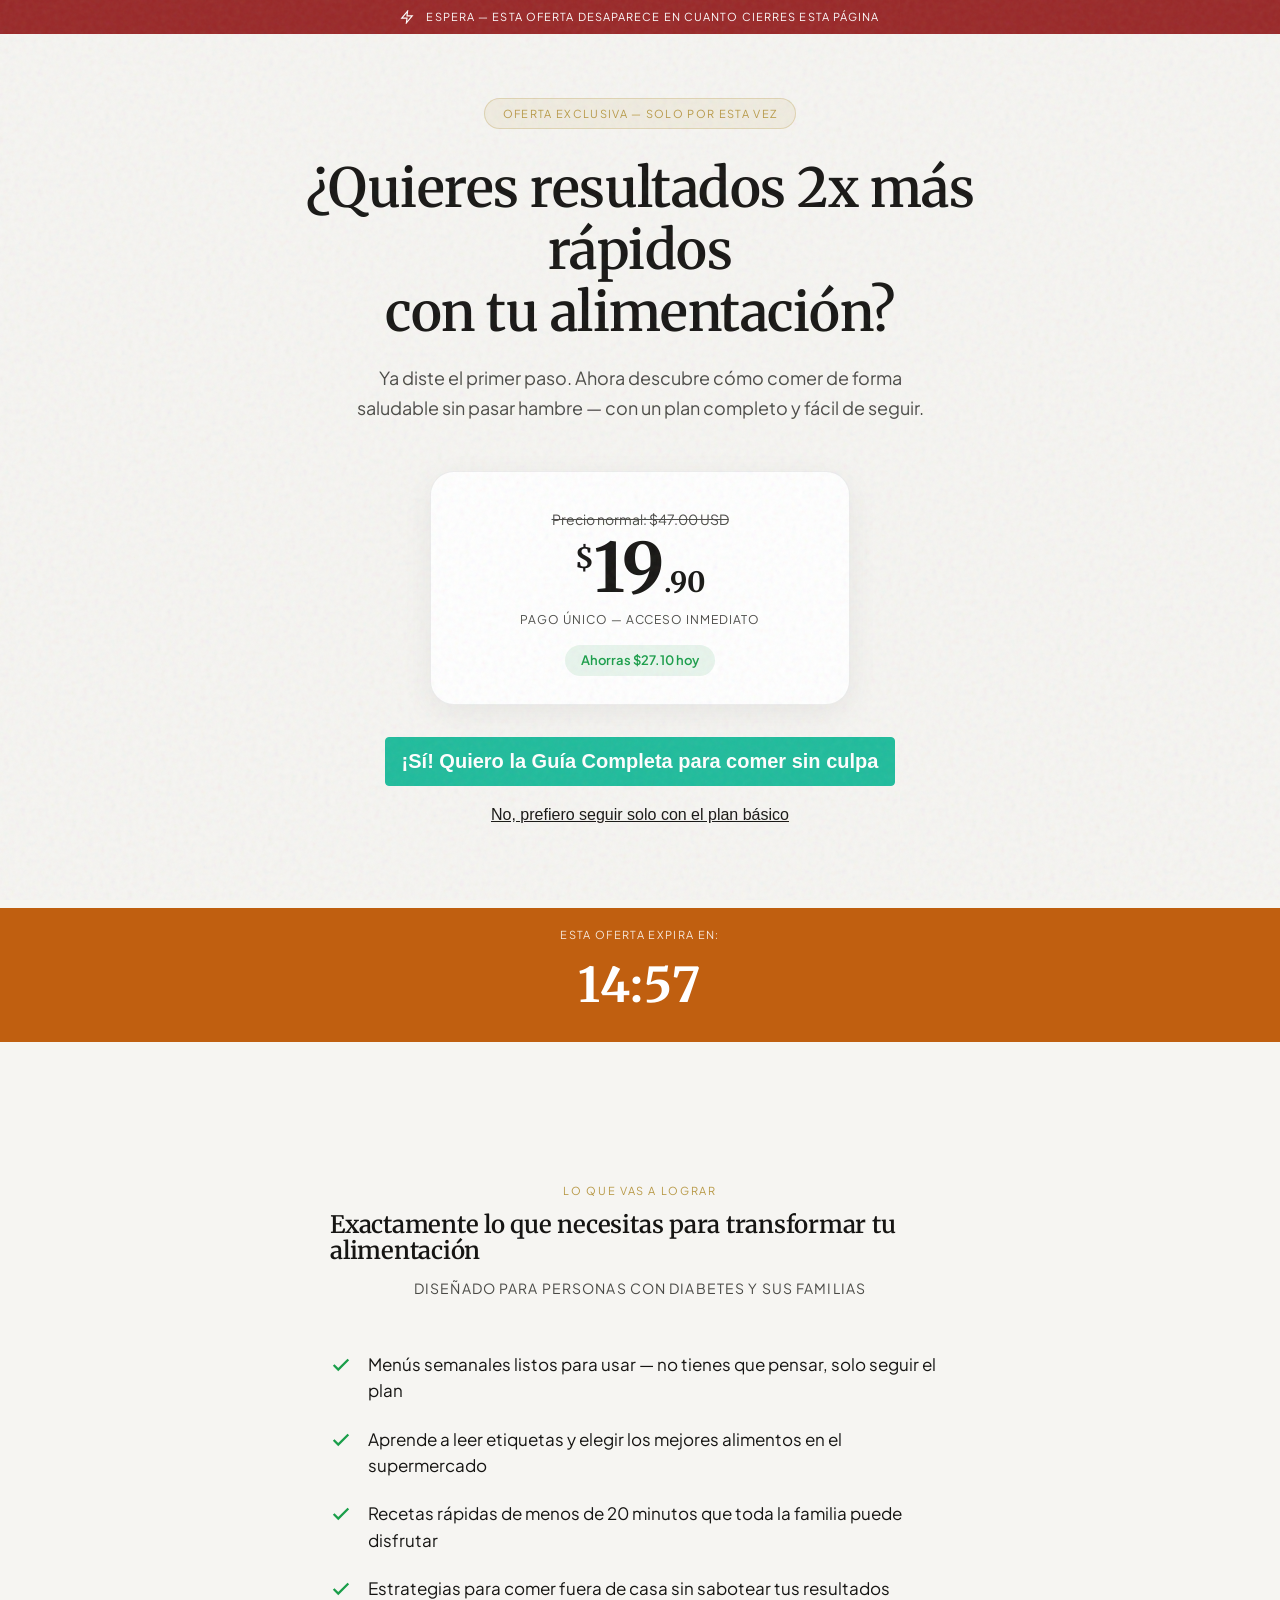
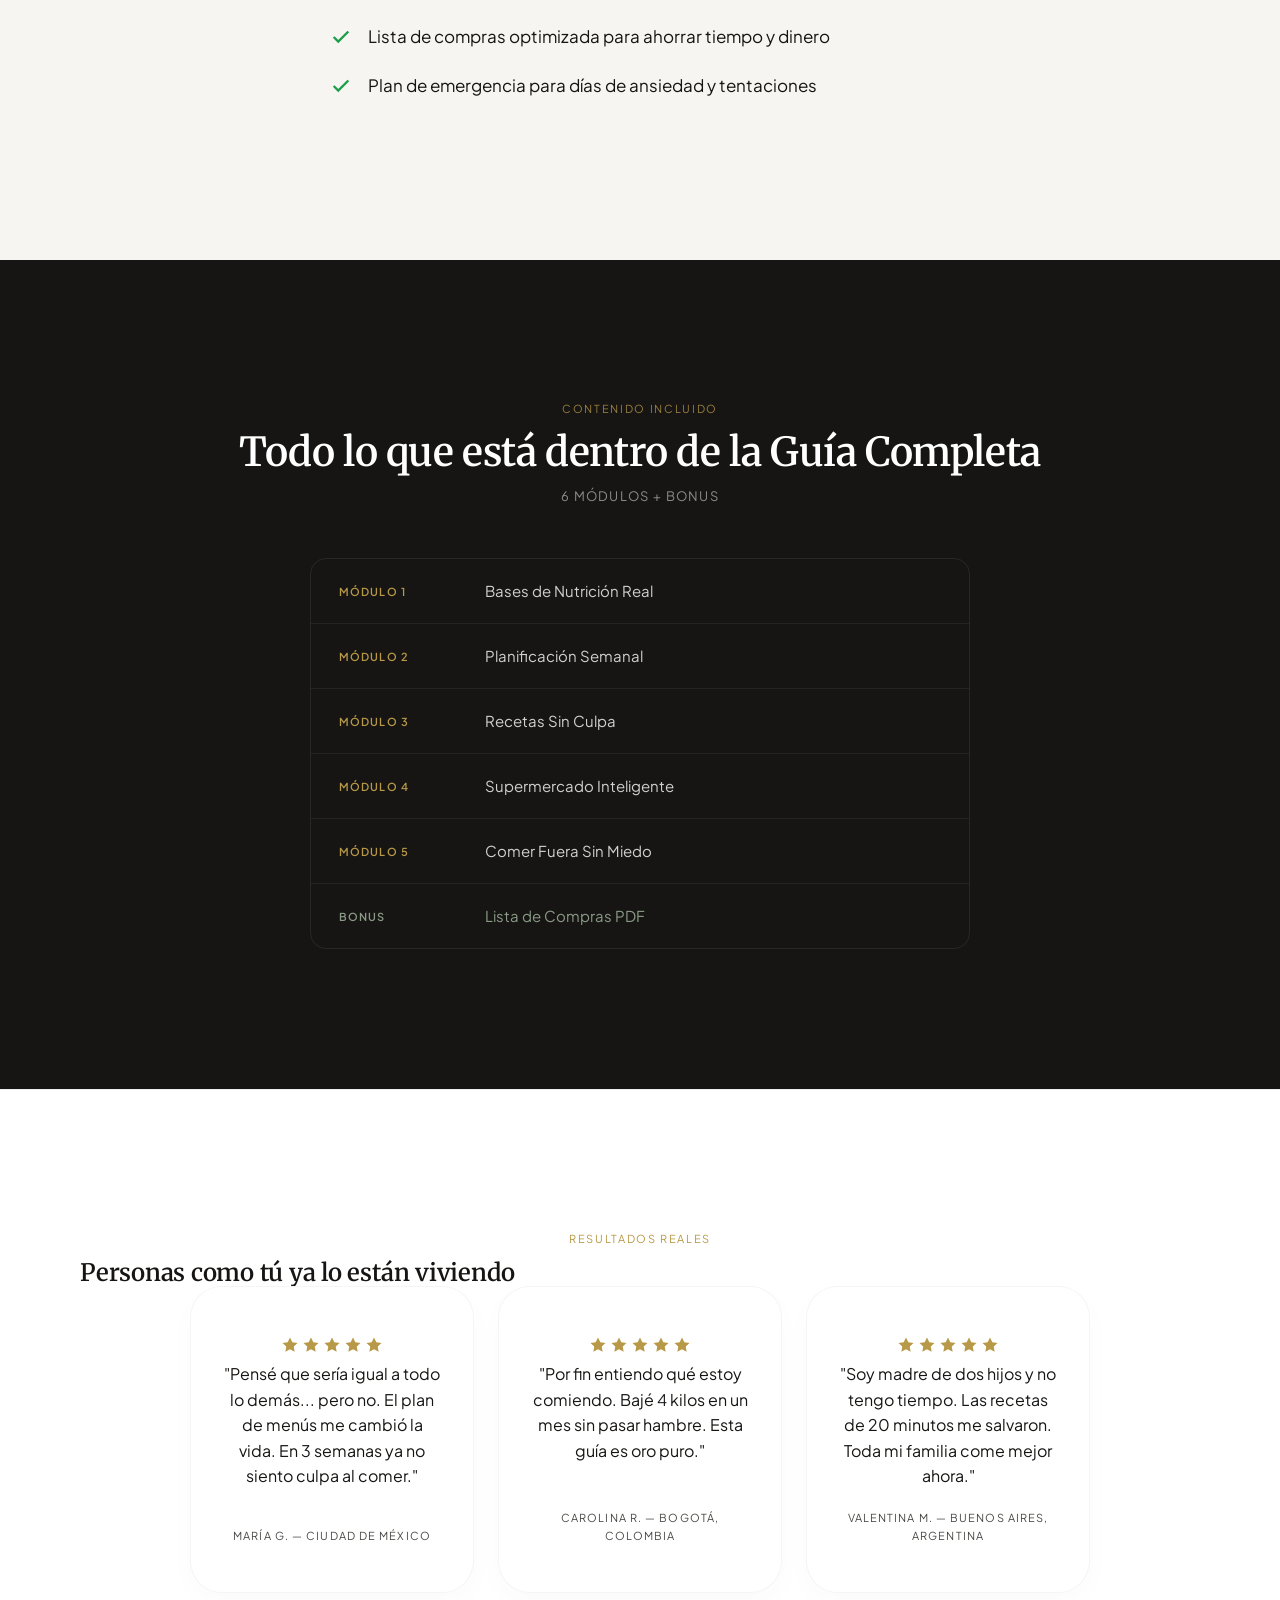
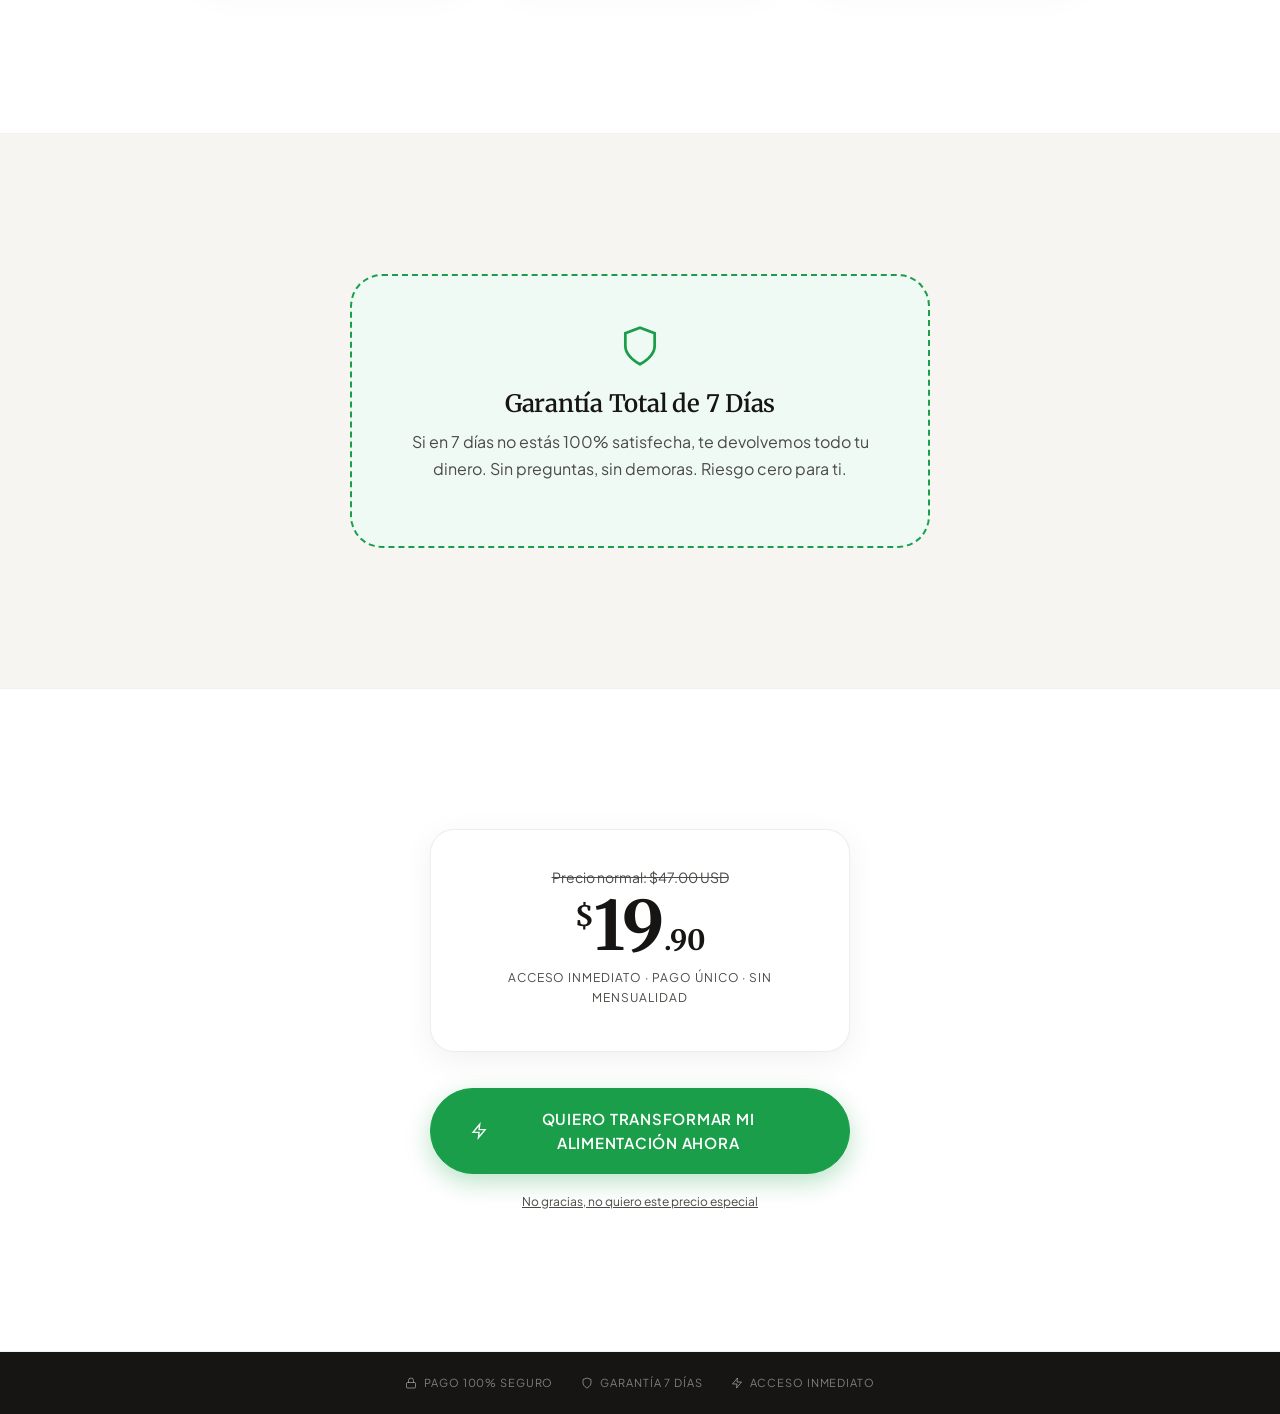
<file: upsell1.html>
<!DOCTYPE html>
<html lang="es">
<head>
    <meta charset="UTF-8">
    <meta name="viewport" content="width=device-width, initial-scale=1.0">
    <title>Oferta Exclusiva — Guía Completa de Alimentación Saludable</title>
    <meta name="robots" content="noindex">
    <link rel="stylesheet" href="styles.css">
    <style>
        body { padding-bottom: 0; }

        /* Hero */
        .up-hero {
            background: var(--bg-oat);
            padding: 64px 0 80px;
            text-align: center;
        }
        .tag-pill {
            display: inline-block;
            background: rgba(184,153,71,0.1);
            color: var(--accent-gold);
            border: 1px solid rgba(184,153,71,0.3);
            padding: 6px 18px;
            border-radius: var(--radius-full);
            font-size: 11px;
            text-transform: uppercase;
            letter-spacing: 0.12em;
            margin-bottom: 28px;
        }
        .up-hero h1 {
            font-size: clamp(28px, 5vw, 54px);
            line-height: 1.15;
            max-width: 820px;
            margin: 0 auto 20px;
        }
        .up-hero .sub {
            font-size: 18px;
            color: var(--ink-muted);
            max-width: 580px;
            margin: 0 auto 48px;
            line-height: 1.65;
        }

        /* Price block */
        .price-card {
            background: #fff;
            border: 1px solid rgba(0,0,0,0.07);
            border-radius: 24px;
            padding: 36px 32px 28px;
            max-width: 420px;
            margin: 0 auto 32px;
            box-shadow: 0 8px 32px rgba(0,0,0,0.06);
        }
        .price-was {
            font-size: 14px;
            color: var(--ink-muted);
            text-decoration: line-through;
            margin-bottom: 4px;
        }
        .price-now {
            font-family: var(--font-serif);
            font-size: 68px;
            font-weight: 700;
            color: var(--ink-charcoal);
            line-height: 1;
            margin-bottom: 8px;
        }
        .price-now sup {
            font-size: 28px;
            vertical-align: super;
        }
        .price-now sub {
            font-size: 28px;
            vertical-align: baseline;
        }
        .price-label {
            font-size: 12px;
            color: var(--ink-muted);
            text-transform: uppercase;
            letter-spacing: 0.08em;
            margin-bottom: 16px;
        }
        .savings-tag {
            display: inline-block;
            background: #e8f5ed;
            color: #1A9E4A;
            border-radius: var(--radius-full);
            padding: 5px 16px;
            font-size: 13px;
            font-weight: 600;
        }

        /* CTA wrap */
        .cta-center {
            max-width: 420px;
            margin: 0 auto;
            text-align: center;
        }
        .decline-link {
            display: block;
            margin-top: 18px;
            font-size: 12px;
            color: var(--ink-muted);
            text-decoration: underline;
            cursor: pointer;
        }
        .decline-link:hover { color: var(--ink-charcoal); }

        /* Timer bar */
        .timer-strip {
            background: #C05F10;
            color: #fff;
            text-align: center;
            padding: 18px 16px;
        }
        .timer-label {
            font-size: 11px;
            text-transform: uppercase;
            letter-spacing: 0.12em;
            opacity: 0.85;
        }
        .timer-digits {
            font-family: var(--font-serif);
            font-size: 48px;
            font-weight: 700;
            display: block;
            margin-top: 4px;
            letter-spacing: 0.04em;
        }

        /* Benefits section */
        .benefit-row {
            display: flex;
            gap: 16px;
            align-items: flex-start;
            margin-bottom: 22px;
            font-size: 17px;
            line-height: 1.55;
        }
        .benefit-row svg {
            flex-shrink: 0;
            color: #1A9E4A;
            margin-top: 3px;
        }

        /* Modules — dark band */
        .modules-band {
            background: var(--ink-charcoal);
            color: #fff;
        }
        .modules-table {
            max-width: 660px;
            margin: 0 auto;
            border-radius: 16px;
            overflow: hidden;
            border: 1px solid rgba(255,255,255,0.08);
        }
        .mod-row {
            display: grid;
            grid-template-columns: 130px 1fr;
            padding: 20px 28px;
            border-bottom: 1px solid rgba(255,255,255,0.06);
            align-items: center;
            gap: 16px;
        }
        .mod-row:last-child { border-bottom: none; }
        .mod-row:hover { background: rgba(255,255,255,0.03); }
        .mod-tag {
            font-size: 11px;
            text-transform: uppercase;
            letter-spacing: 0.1em;
            color: var(--accent-gold);
            font-weight: 600;
        }
        .mod-name {
            font-size: 15px;
            color: rgba(255,255,255,0.8);
        }
        .mod-bonus .mod-tag,
        .mod-bonus .mod-name { color: var(--accent-sage); }

        /* Testimonials 3-col */
        .testi-3 {
            display: grid;
            grid-template-columns: 1fr;
            gap: 24px;
            max-width: 900px;
            margin: 0 auto;
        }
        @media (min-width: 768px) {
            .testi-3 { grid-template-columns: repeat(3, 1fr); }
        }

        /* Guarantee */
        .guarantee-box {
            background: #f0faf4;
            border: 2px dashed #1A9E4A;
            border-radius: var(--radius-xl);
            padding: 48px 40px;
            max-width: 580px;
            margin: 0 auto;
            text-align: center;
        }
        .guarantee-box h3 {
            font-size: 24px;
            margin: 16px 0 12px;
        }
        .guarantee-box p {
            font-size: 16px;
            color: var(--ink-muted);
            line-height: 1.65;
        }

        /* Section eyebrow */
        .eyebrow {
            text-align: center;
            font-size: 11px;
            text-transform: uppercase;
            letter-spacing: 0.15em;
            color: var(--accent-gold);
            margin-bottom: 12px;
        }
        .eyebrow-light {
            text-align: center;
            font-size: 11px;
            text-transform: uppercase;
            letter-spacing: 0.15em;
            color: rgba(184,153,71,0.8);
            margin-bottom: 12px;
        }

        /* Footer */
        .up-footer {
            background: var(--ink-charcoal);
            color: rgba(255,255,255,0.45);
            text-align: center;
            padding: 22px 16px;
            font-size: 11px;
            text-transform: uppercase;
            letter-spacing: 0.08em;
            display: flex;
            justify-content: center;
            gap: 28px;
            flex-wrap: wrap;
        }
        .up-footer span {
            display: flex;
            align-items: center;
            gap: 7px;
        }
    </style>
</head>
<body>

    <!-- Promo Bar -->
    <div class="promo-bar" style="background:var(--danger-crimson);">
        <svg class="icon" width="14" height="14" viewBox="0 0 24 24" fill="none" stroke="currentColor" stroke-width="2"><path d="M13 2L3 14h9l-1 8 10-12h-9l1-8z"></path></svg>
        <span>ESPERA — Esta oferta desaparece en cuanto cierres esta página</span>
    </div>

    <!-- Hero -->
    <section class="up-hero">
        <div class="container">
            <div class="tag-pill">Oferta Exclusiva — Solo Por Esta Vez</div>
            <h1>¿Quieres resultados 2x más rápidos<br>con tu alimentación?</h1>
            <p class="sub">Ya diste el primer paso. Ahora descubre cómo comer de forma saludable sin pasar hambre — con un plan completo y fácil de seguir.</p>

            <div class="price-card">
                <div class="price-was">Precio normal: $47.00 USD</div>
                <div class="price-now"><sup>$</sup>19<sub>.90</sub></div>
                <div class="price-label">Pago único — acceso inmediato</div>
                <div class="savings-tag">Ahorras $27.10 hoy</div>
            </div>

            <div style="text-align:center" id="kiwify-upsell-FiAdGBM" data-upsell-url="https://come-pan-sin-culpa.vercel.app/upsell2.html" data-downsell-url="https://come-pan-sin-culpa.vercel.app/downsell1.html">
              <button id="kiwify-upsell-trigger-FiAdGBM" style="background-color:#1FBC9C;padding:12px 16px;cursor:pointer;color:#FFFFFF;font-weight:600;border-radius:4px;border:1px solid #1FBC9C;font-size:20px;">¡Sí! Quiero la Guía Completa para comer sin culpa</button>
              <div id="kiwify-upsell-cancel-trigger-FiAdGBM" style="margin-top:1rem;cursor:pointer;font-size:16px;text-decoration:underline;font-family:sans-serif;">No, prefiero seguir solo con el plan básico</div>
            </div><script src="https://snippets.kiwify.com/upsell/upsell.min.js"></script>
        </div>
    </section>

    <!-- Timer -->
    <div class="timer-strip">
        <div class="timer-label">Esta oferta expira en:</div>
        <span class="timer-digits" id="up1-timer">14:59</span>
    </div>

    <!-- Benefits -->
    <section class="py-section bg-oat">
        <div class="container" style="max-width:700px;">
            <p class="eyebrow">Lo que vas a lograr</p>
            <h2 class="section-title" style="margin-bottom:12px;">Exactamente lo que necesitas para transformar tu alimentación</h2>
            <p style="text-align:center;color:var(--ink-muted);font-size:14px;text-transform:uppercase;letter-spacing:0.08em;margin-bottom:52px;">Diseñado para personas con diabetes y sus familias</p>

            <div class="benefit-row">
                <svg width="22" height="22" viewBox="0 0 24 24" fill="none" stroke="currentColor" stroke-width="2.5"><polyline points="20 6 9 17 4 12"></polyline></svg>
                <span>Menús semanales listos para usar — no tienes que pensar, solo seguir el plan</span>
            </div>
            <div class="benefit-row">
                <svg width="22" height="22" viewBox="0 0 24 24" fill="none" stroke="currentColor" stroke-width="2.5"><polyline points="20 6 9 17 4 12"></polyline></svg>
                <span>Aprende a leer etiquetas y elegir los mejores alimentos en el supermercado</span>
            </div>
            <div class="benefit-row">
                <svg width="22" height="22" viewBox="0 0 24 24" fill="none" stroke="currentColor" stroke-width="2.5"><polyline points="20 6 9 17 4 12"></polyline></svg>
                <span>Recetas rápidas de menos de 20 minutos que toda la familia puede disfrutar</span>
            </div>
            <div class="benefit-row">
                <svg width="22" height="22" viewBox="0 0 24 24" fill="none" stroke="currentColor" stroke-width="2.5"><polyline points="20 6 9 17 4 12"></polyline></svg>
                <span>Estrategias para comer fuera de casa sin sabotear tus resultados</span>
            </div>
            <div class="benefit-row">
                <svg width="22" height="22" viewBox="0 0 24 24" fill="none" stroke="currentColor" stroke-width="2.5"><polyline points="20 6 9 17 4 12"></polyline></svg>
                <span>Lista de compras optimizada para ahorrar tiempo y dinero</span>
            </div>
            <div class="benefit-row">
                <svg width="22" height="22" viewBox="0 0 24 24" fill="none" stroke="currentColor" stroke-width="2.5"><polyline points="20 6 9 17 4 12"></polyline></svg>
                <span>Plan de emergencia para días de ansiedad y tentaciones</span>
            </div>
        </div>
    </section>

    <!-- Modules -->
    <section class="modules-band py-section">
        <div class="container">
            <p class="eyebrow-light">Contenido incluido</p>
            <h2 style="color:#fff;text-align:center;margin-bottom:12px;font-size:clamp(24px,4vw,40px);">Todo lo que está dentro de la Guía Completa</h2>
            <p style="text-align:center;color:rgba(255,255,255,0.5);font-size:13px;text-transform:uppercase;letter-spacing:0.1em;margin-bottom:52px;">6 módulos + bonus</p>

            <div class="modules-table">
                <div class="mod-row">
                    <span class="mod-tag">Módulo 1</span>
                    <span class="mod-name">Bases de Nutrición Real</span>
                </div>
                <div class="mod-row">
                    <span class="mod-tag">Módulo 2</span>
                    <span class="mod-name">Planificación Semanal</span>
                </div>
                <div class="mod-row">
                    <span class="mod-tag">Módulo 3</span>
                    <span class="mod-name">Recetas Sin Culpa</span>
                </div>
                <div class="mod-row">
                    <span class="mod-tag">Módulo 4</span>
                    <span class="mod-name">Supermercado Inteligente</span>
                </div>
                <div class="mod-row">
                    <span class="mod-tag">Módulo 5</span>
                    <span class="mod-name">Comer Fuera Sin Miedo</span>
                </div>
                <div class="mod-row mod-bonus">
                    <span class="mod-tag">Bonus</span>
                    <span class="mod-name">Lista de Compras PDF</span>
                </div>
            </div>
        </div>
    </section>

    <!-- Testimonials -->
    <section class="py-section bg-white">
        <div class="container">
            <p class="eyebrow">Resultados reales</p>
            <h2 class="section-title">Personas como tú ya lo están viviendo</h2>
            <div class="testi-3">
                <div class="testi-card" style="text-align:center;">
                    <div class="stars-row" style="justify-content:center;">
                        <svg width="18" height="18" viewBox="0 0 24 24" fill="var(--accent-gold)" stroke="none"><polygon points="12 2 15.09 8.26 22 9.27 17 14.14 18.18 21.02 12 17.77 5.82 21.02 7 14.14 2 9.27 8.91 8.26 12 2"></polygon></svg>
                        <svg width="18" height="18" viewBox="0 0 24 24" fill="var(--accent-gold)" stroke="none"><polygon points="12 2 15.09 8.26 22 9.27 17 14.14 18.18 21.02 12 17.77 5.82 21.02 7 14.14 2 9.27 8.91 8.26 12 2"></polygon></svg>
                        <svg width="18" height="18" viewBox="0 0 24 24" fill="var(--accent-gold)" stroke="none"><polygon points="12 2 15.09 8.26 22 9.27 17 14.14 18.18 21.02 12 17.77 5.82 21.02 7 14.14 2 9.27 8.91 8.26 12 2"></polygon></svg>
                        <svg width="18" height="18" viewBox="0 0 24 24" fill="var(--accent-gold)" stroke="none"><polygon points="12 2 15.09 8.26 22 9.27 17 14.14 18.18 21.02 12 17.77 5.82 21.02 7 14.14 2 9.27 8.91 8.26 12 2"></polygon></svg>
                        <svg width="18" height="18" viewBox="0 0 24 24" fill="var(--accent-gold)" stroke="none"><polygon points="12 2 15.09 8.26 22 9.27 17 14.14 18.18 21.02 12 17.77 5.82 21.02 7 14.14 2 9.27 8.91 8.26 12 2"></polygon></svg>
                    </div>
                    <p>"Pensé que sería igual a todo lo demás... pero no. El plan de menús me cambió la vida. En 3 semanas ya no siento culpa al comer."</p>
                    <div class="author">María G. — Ciudad de México</div>
                </div>
                <div class="testi-card" style="text-align:center;">
                    <div class="stars-row" style="justify-content:center;">
                        <svg width="18" height="18" viewBox="0 0 24 24" fill="var(--accent-gold)" stroke="none"><polygon points="12 2 15.09 8.26 22 9.27 17 14.14 18.18 21.02 12 17.77 5.82 21.02 7 14.14 2 9.27 8.91 8.26 12 2"></polygon></svg>
                        <svg width="18" height="18" viewBox="0 0 24 24" fill="var(--accent-gold)" stroke="none"><polygon points="12 2 15.09 8.26 22 9.27 17 14.14 18.18 21.02 12 17.77 5.82 21.02 7 14.14 2 9.27 8.91 8.26 12 2"></polygon></svg>
                        <svg width="18" height="18" viewBox="0 0 24 24" fill="var(--accent-gold)" stroke="none"><polygon points="12 2 15.09 8.26 22 9.27 17 14.14 18.18 21.02 12 17.77 5.82 21.02 7 14.14 2 9.27 8.91 8.26 12 2"></polygon></svg>
                        <svg width="18" height="18" viewBox="0 0 24 24" fill="var(--accent-gold)" stroke="none"><polygon points="12 2 15.09 8.26 22 9.27 17 14.14 18.18 21.02 12 17.77 5.82 21.02 7 14.14 2 9.27 8.91 8.26 12 2"></polygon></svg>
                        <svg width="18" height="18" viewBox="0 0 24 24" fill="var(--accent-gold)" stroke="none"><polygon points="12 2 15.09 8.26 22 9.27 17 14.14 18.18 21.02 12 17.77 5.82 21.02 7 14.14 2 9.27 8.91 8.26 12 2"></polygon></svg>
                    </div>
                    <p>"Por fin entiendo qué estoy comiendo. Bajé 4 kilos en un mes sin pasar hambre. Esta guía es oro puro."</p>
                    <div class="author">Carolina R. — Bogotá, Colombia</div>
                </div>
                <div class="testi-card" style="text-align:center;">
                    <div class="stars-row" style="justify-content:center;">
                        <svg width="18" height="18" viewBox="0 0 24 24" fill="var(--accent-gold)" stroke="none"><polygon points="12 2 15.09 8.26 22 9.27 17 14.14 18.18 21.02 12 17.77 5.82 21.02 7 14.14 2 9.27 8.91 8.26 12 2"></polygon></svg>
                        <svg width="18" height="18" viewBox="0 0 24 24" fill="var(--accent-gold)" stroke="none"><polygon points="12 2 15.09 8.26 22 9.27 17 14.14 18.18 21.02 12 17.77 5.82 21.02 7 14.14 2 9.27 8.91 8.26 12 2"></polygon></svg>
                        <svg width="18" height="18" viewBox="0 0 24 24" fill="var(--accent-gold)" stroke="none"><polygon points="12 2 15.09 8.26 22 9.27 17 14.14 18.18 21.02 12 17.77 5.82 21.02 7 14.14 2 9.27 8.91 8.26 12 2"></polygon></svg>
                        <svg width="18" height="18" viewBox="0 0 24 24" fill="var(--accent-gold)" stroke="none"><polygon points="12 2 15.09 8.26 22 9.27 17 14.14 18.18 21.02 12 17.77 5.82 21.02 7 14.14 2 9.27 8.91 8.26 12 2"></polygon></svg>
                        <svg width="18" height="18" viewBox="0 0 24 24" fill="var(--accent-gold)" stroke="none"><polygon points="12 2 15.09 8.26 22 9.27 17 14.14 18.18 21.02 12 17.77 5.82 21.02 7 14.14 2 9.27 8.91 8.26 12 2"></polygon></svg>
                    </div>
                    <p>"Soy madre de dos hijos y no tengo tiempo. Las recetas de 20 minutos me salvaron. Toda mi familia come mejor ahora."</p>
                    <div class="author">Valentina M. — Buenos Aires, Argentina</div>
                </div>
            </div>
        </div>
    </section>

    <!-- Guarantee -->
    <section class="py-section bg-oat">
        <div class="container">
            <div class="guarantee-box">
                <svg width="44" height="44" viewBox="0 0 24 24" fill="none" stroke="#1A9E4A" stroke-width="1.5"><path d="M12 22s8-4 8-10V5l-8-3-8 3v7c0 6 8 10 8 10z"></path></svg>
                <h3>Garantía Total de 7 Días</h3>
                <p>Si en 7 días no estás 100% satisfecha, te devolvemos todo tu dinero. Sin preguntas, sin demoras. Riesgo cero para ti.</p>
            </div>
        </div>
    </section>

    <!-- Final CTA -->
    <section class="py-section bg-white">
        <div class="container" style="text-align:center;">
            <div class="price-card" style="margin-bottom:36px;">
                <div class="price-was">Precio normal: $47.00 USD</div>
                <div class="price-now"><sup>$</sup>19<sub>.90</sub></div>
                <div class="price-label">Acceso inmediato · Pago único · Sin mensualidad</div>
            </div>
            <div class="cta-center">
                <a href="#" onclick="document.getElementById('kiwify-upsell-trigger-FiAdGBM').click(); return false;" class="btn-primary">
                    <svg width="20" height="20" viewBox="0 0 24 24" fill="none" stroke="currentColor" stroke-width="2"><path d="M13 2L3 14h9l-1 8 10-12h-9l1-8z"></path></svg>
                    QUIERO TRANSFORMAR MI ALIMENTACIÓN AHORA
                </a>
                <span class="decline-link" onclick="document.getElementById('kiwify-upsell-cancel-trigger-FiAdGBM').click();">
                    No gracias, no quiero este precio especial
                </span>
            </div>
        </div>
    </section>

    <!-- Footer -->
    <footer class="up-footer">
        <span>
            <svg width="12" height="12" viewBox="0 0 24 24" fill="none" stroke="currentColor" stroke-width="2"><rect x="3" y="11" width="18" height="11" rx="2"></rect><path d="M7 11V7a5 5 0 0 1 10 0v4"></path></svg>
            Pago 100% seguro
        </span>
        <span>
            <svg width="12" height="12" viewBox="0 0 24 24" fill="none" stroke="currentColor" stroke-width="2"><path d="M12 22s8-4 8-10V5l-8-3-8 3v7c0 6 8 10 8 10z"></path></svg>
            Garantía 7 días
        </span>
        <span>
            <svg width="12" height="12" viewBox="0 0 24 24" fill="none" stroke="currentColor" stroke-width="2"><path d="M13 2L3 14h9l-1 8 10-12h-9l1-8z"></path></svg>
            Acceso inmediato
        </span>
    </footer>



    <script>
        (function () {
            var secs = 15 * 60 - 1;
            var el = document.getElementById('up1-timer');
            if (!el) return;
            function tick() {
                if (secs < 0) secs = 0;
                var m = Math.floor(secs / 60);
                var s = secs % 60;
                el.textContent = (m < 10 ? '0' : '') + m + ':' + (s < 10 ? '0' : '') + s;
                if (secs > 0) secs--;
            }
            tick();
            setInterval(tick, 1000);
        })();
    </script>
</body>
</html>
</file>
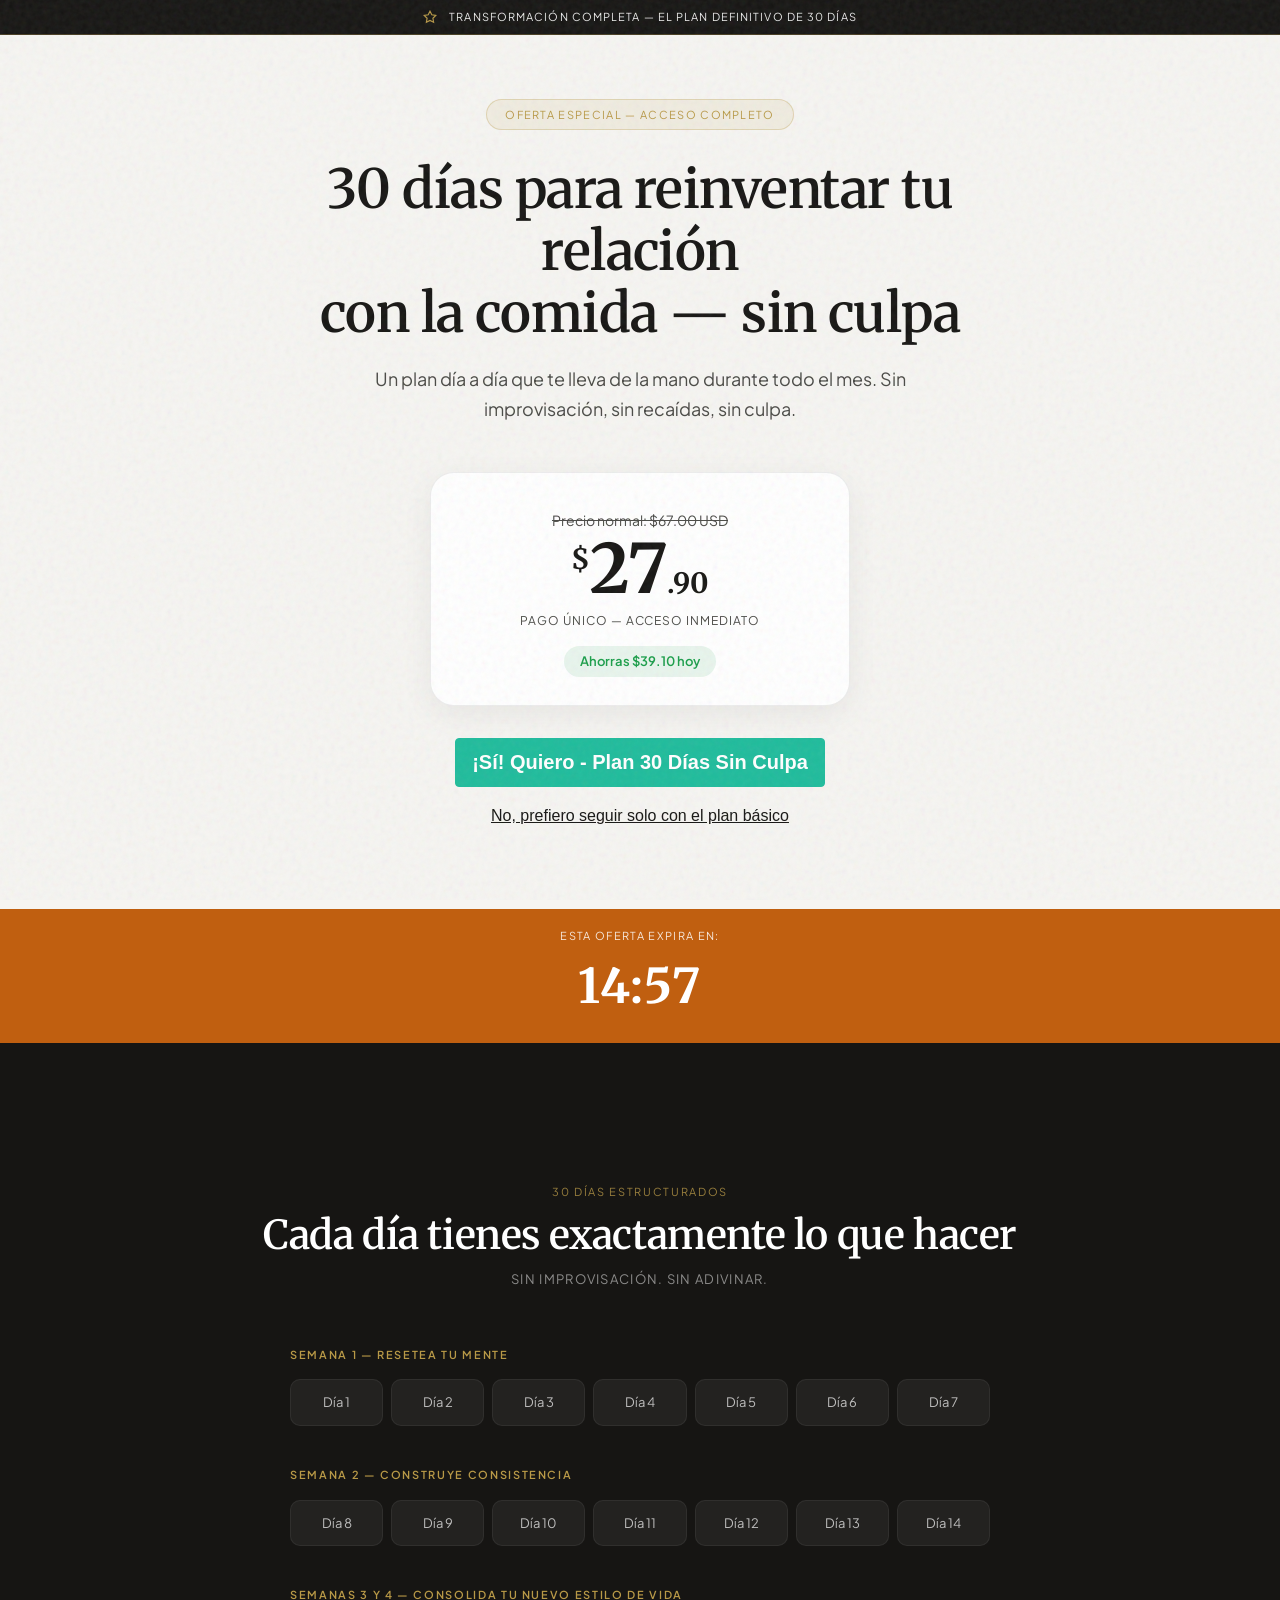
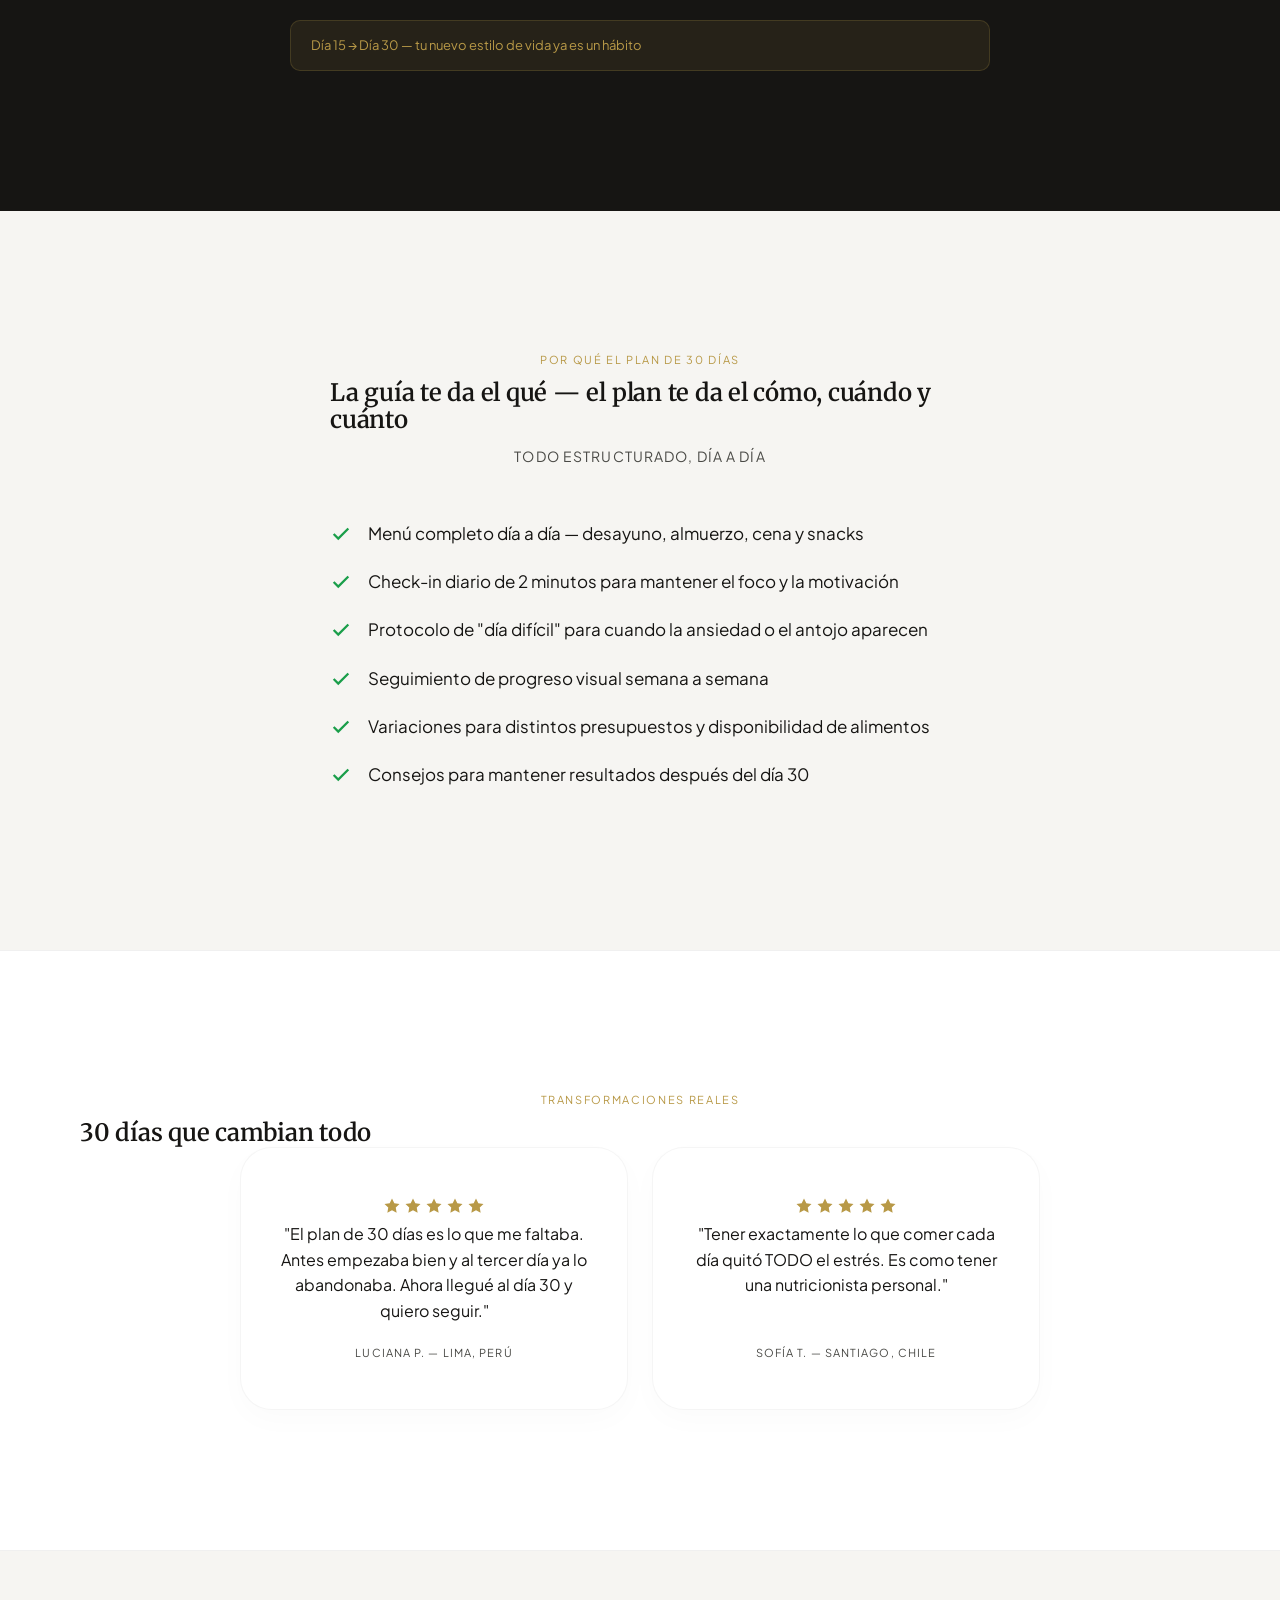
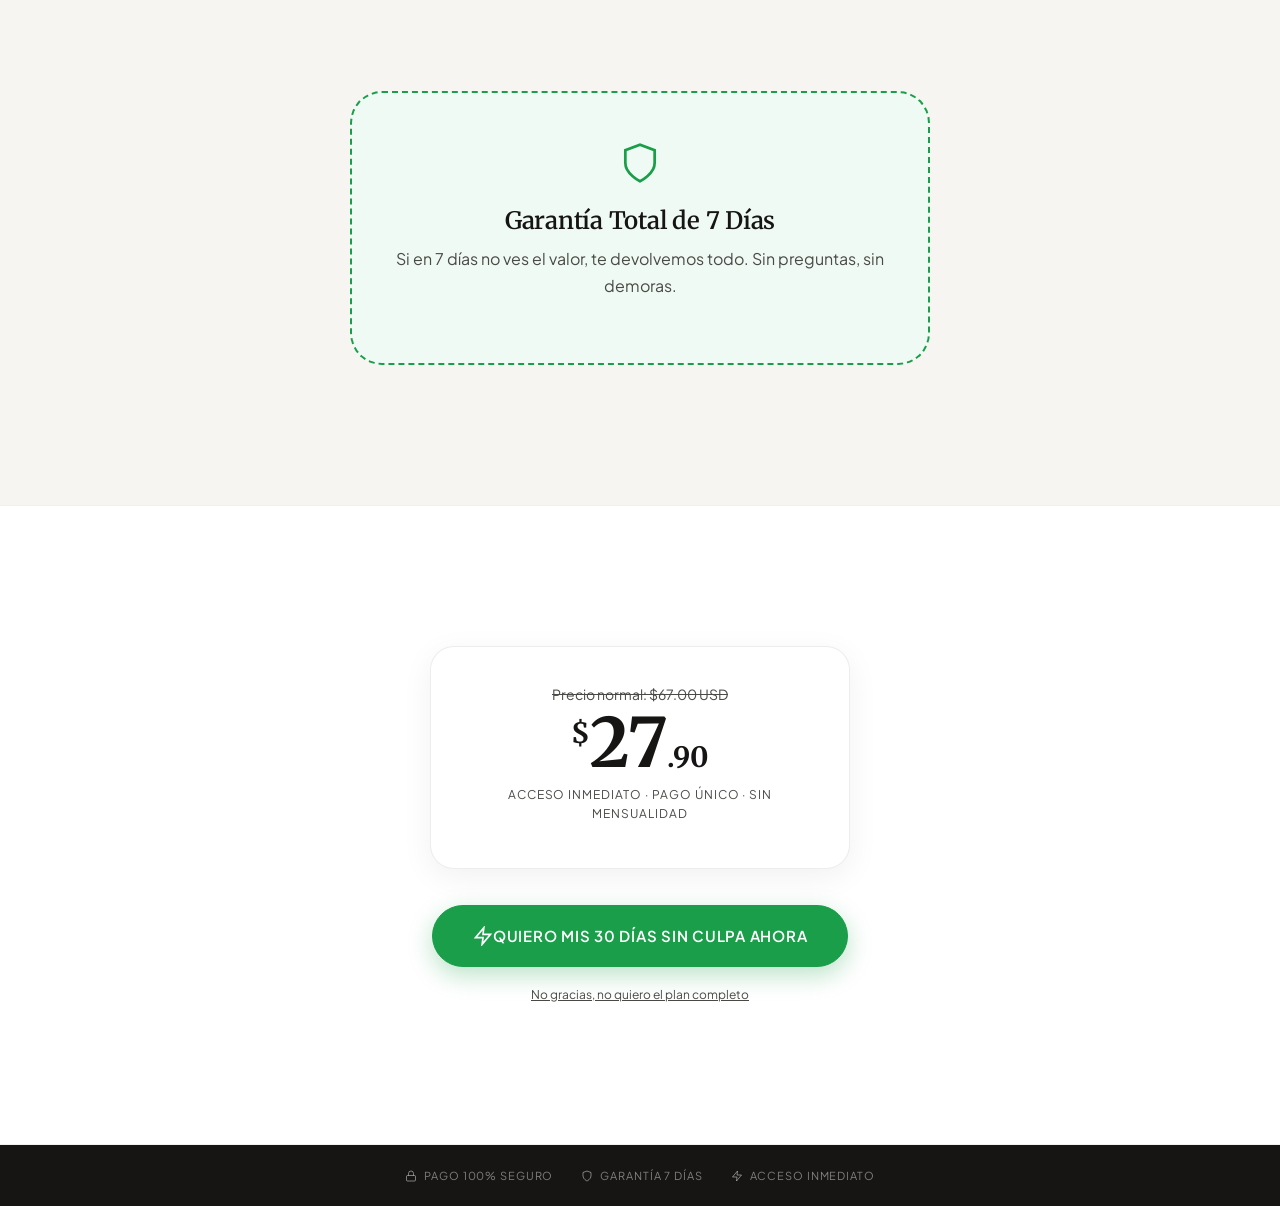
<file: upsell2.html>
<!DOCTYPE html>
<html lang="es">
<head>
    <meta charset="UTF-8">
    <meta name="viewport" content="width=device-width, initial-scale=1.0">
    <title>Plan 30 Días Sin Culpa — Oferta Especial</title>
    <meta name="robots" content="noindex">
    <link rel="stylesheet" href="styles.css">
    <style>
        body { padding-bottom: 0; }

        /* Hero */
        .up-hero {
            background: var(--bg-oat);
            padding: 64px 0 80px;
            text-align: center;
        }
        .tag-pill {
            display: inline-block;
            background: rgba(184,153,71,0.1);
            color: var(--accent-gold);
            border: 1px solid rgba(184,153,71,0.3);
            padding: 6px 18px;
            border-radius: var(--radius-full);
            font-size: 11px;
            text-transform: uppercase;
            letter-spacing: 0.12em;
            margin-bottom: 28px;
        }
        .up-hero h1 {
            font-size: clamp(28px, 5vw, 54px);
            line-height: 1.15;
            max-width: 820px;
            margin: 0 auto 20px;
        }
        .up-hero .sub {
            font-size: 18px;
            color: var(--ink-muted);
            max-width: 600px;
            margin: 0 auto 48px;
            line-height: 1.65;
        }

        /* Price block */
        .price-card {
            background: #fff;
            border: 1px solid rgba(0,0,0,0.07);
            border-radius: 24px;
            padding: 36px 32px 28px;
            max-width: 420px;
            margin: 0 auto 32px;
            box-shadow: 0 8px 32px rgba(0,0,0,0.06);
        }
        .price-was {
            font-size: 14px;
            color: var(--ink-muted);
            text-decoration: line-through;
            margin-bottom: 4px;
        }
        .price-now {
            font-family: var(--font-serif);
            font-size: 68px;
            font-weight: 700;
            color: var(--ink-charcoal);
            line-height: 1;
            margin-bottom: 8px;
        }
        .price-now sup { font-size: 28px; vertical-align: super; }
        .price-now sub { font-size: 28px; vertical-align: baseline; }
        .price-label {
            font-size: 12px;
            color: var(--ink-muted);
            text-transform: uppercase;
            letter-spacing: 0.08em;
            margin-bottom: 16px;
        }
        .savings-tag {
            display: inline-block;
            background: #e8f5ed;
            color: #1A9E4A;
            border-radius: var(--radius-full);
            padding: 5px 16px;
            font-size: 13px;
            font-weight: 600;
        }

        /* CTA wrap */
        .cta-center {
            max-width: 420px;
            margin: 0 auto;
            text-align: center;
        }
        .decline-link {
            display: block;
            margin-top: 18px;
            font-size: 12px;
            color: var(--ink-muted);
            text-decoration: underline;
            cursor: pointer;
        }
        .decline-link:hover { color: var(--ink-charcoal); }

        /* Timer bar */
        .timer-strip {
            background: #C05F10;
            color: #fff;
            text-align: center;
            padding: 18px 16px;
        }
        .timer-label {
            font-size: 11px;
            text-transform: uppercase;
            letter-spacing: 0.12em;
            opacity: 0.85;
        }
        .timer-digits {
            font-family: var(--font-serif);
            font-size: 48px;
            font-weight: 700;
            display: block;
            margin-top: 4px;
            letter-spacing: 0.04em;
        }

        /* Calendar section */
        .calendar-band {
            background: var(--ink-charcoal);
            color: #fff;
        }
        .week-block {
            margin-bottom: 40px;
        }
        .week-block:last-child { margin-bottom: 0; }
        .week-label {
            font-size: 11px;
            text-transform: uppercase;
            letter-spacing: 0.15em;
            color: var(--accent-gold);
            margin-bottom: 16px;
            font-weight: 600;
        }
        .days-grid {
            display: grid;
            grid-template-columns: repeat(7, 1fr);
            gap: 8px;
        }
        @media (max-width: 480px) {
            .days-grid { grid-template-columns: repeat(4, 1fr); }
        }
        .day-cell {
            background: rgba(255,255,255,0.06);
            border-radius: 10px;
            padding: 12px 8px;
            text-align: center;
            font-size: 13px;
            color: rgba(255,255,255,0.7);
            border: 1px solid rgba(255,255,255,0.06);
        }
        .day-cell.done {
            background: rgba(26,158,74,0.15);
            border-color: rgba(26,158,74,0.3);
            color: #4fd98a;
        }
        .day-cell.range {
            background: rgba(184,153,71,0.1);
            border-color: rgba(184,153,71,0.2);
            color: var(--accent-gold);
            grid-column: span 7;
            text-align: left;
            padding: 14px 20px;
        }
        @media (max-width: 480px) {
            .day-cell.range { grid-column: span 4; }
        }

        /* Why 30 days */
        .benefit-row {
            display: flex;
            gap: 16px;
            align-items: flex-start;
            margin-bottom: 22px;
            font-size: 17px;
            line-height: 1.55;
        }
        .benefit-row svg {
            flex-shrink: 0;
            color: #1A9E4A;
            margin-top: 3px;
        }

        /* Testimonials 2-col */
        .testi-2 {
            display: grid;
            grid-template-columns: 1fr;
            gap: 24px;
            max-width: 800px;
            margin: 0 auto;
        }
        @media (min-width: 768px) {
            .testi-2 { grid-template-columns: 1fr 1fr; }
        }

        /* Guarantee */
        .guarantee-box {
            background: #f0faf4;
            border: 2px dashed #1A9E4A;
            border-radius: var(--radius-xl);
            padding: 48px 40px;
            max-width: 580px;
            margin: 0 auto;
            text-align: center;
        }
        .guarantee-box h3 {
            font-size: 24px;
            margin: 16px 0 12px;
        }
        .guarantee-box p {
            font-size: 16px;
            color: var(--ink-muted);
            line-height: 1.65;
        }

        /* Eyebrow */
        .eyebrow {
            text-align: center;
            font-size: 11px;
            text-transform: uppercase;
            letter-spacing: 0.15em;
            color: var(--accent-gold);
            margin-bottom: 12px;
        }
        .eyebrow-light {
            text-align: center;
            font-size: 11px;
            text-transform: uppercase;
            letter-spacing: 0.15em;
            color: rgba(184,153,71,0.8);
            margin-bottom: 12px;
        }

        /* Footer */
        .up-footer {
            background: var(--ink-charcoal);
            color: rgba(255,255,255,0.45);
            text-align: center;
            padding: 22px 16px;
            font-size: 11px;
            text-transform: uppercase;
            letter-spacing: 0.08em;
            display: flex;
            justify-content: center;
            gap: 28px;
            flex-wrap: wrap;
        }
        .up-footer span {
            display: flex;
            align-items: center;
            gap: 7px;
        }
    </style>
</head>
<body>

    <!-- Promo Bar -->
    <div class="promo-bar" style="background:var(--ink-charcoal);border-bottom:1px solid rgba(184,153,71,0.3);">
        <svg class="icon" width="14" height="14" viewBox="0 0 24 24" fill="none" stroke="var(--accent-gold)" stroke-width="2"><path d="M12 2l3.09 6.26L22 9.27l-5 4.87 1.18 6.88L12 17.77l-6.18 3.25L7 14.14 2 9.27l6.91-1.01L12 2z"></path></svg>
        <span style="color:rgba(255,255,255,0.9);">TRANSFORMACIÓN COMPLETA — El plan definitivo de 30 días</span>
    </div>

    <!-- Hero -->
    <section class="up-hero">
        <div class="container">
            <div class="tag-pill">Oferta Especial — Acceso Completo</div>
            <h1>30 días para reinventar tu relación<br>con la comida — sin culpa</h1>
            <p class="sub">Un plan día a día que te lleva de la mano durante todo el mes. Sin improvisación, sin recaídas, sin culpa.</p>

            <div class="price-card">
                <div class="price-was">Precio normal: $67.00 USD</div>
                <div class="price-now"><sup>$</sup>27<sub>.90</sub></div>
                <div class="price-label">Pago único — acceso inmediato</div>
                <div class="savings-tag">Ahorras $39.10 hoy</div>
            </div>

            <div style="text-align:center" id="kiwify-upsell-CZVSJqB" data-upsell-url="https://come-pan-sin-culpa.vercel.app/obrigado.html" data-downsell-url="https://come-pan-sin-culpa.vercel.app/obrigado.html">
              <button id="kiwify-upsell-trigger-CZVSJqB" style="background-color:#1FBC9C;padding:12px 16px;cursor:pointer;color:#FFFFFF;font-weight:600;border-radius:4px;border:1px solid #1FBC9C;font-size:20px;">¡Sí! Quiero - Plan 30 Días Sin Culpa</button>
              <div id="kiwify-upsell-cancel-trigger-CZVSJqB" style="margin-top:1rem;cursor:pointer;font-size:16px;text-decoration:underline;font-family:sans-serif;">No, prefiero seguir solo con el plan básico</div>
            </div><script src="https://snippets.kiwify.com/upsell/upsell.min.js"></script>
        </div>
    </section>

    <!-- Timer -->
    <div class="timer-strip">
        <div class="timer-label">Esta oferta expira en:</div>
        <span class="timer-digits" id="up2-timer">14:59</span>
    </div>

    <!-- Calendar -->
    <section class="calendar-band py-section">
        <div class="container">
            <p class="eyebrow-light">30 días estructurados</p>
            <h2 style="color:#fff;text-align:center;margin-bottom:12px;font-size:clamp(24px,4vw,40px);">Cada día tienes exactamente lo que hacer</h2>
            <p style="text-align:center;color:rgba(255,255,255,0.5);font-size:13px;text-transform:uppercase;letter-spacing:0.1em;margin-bottom:56px;">Sin improvisación. Sin adivinar.</p>

            <div style="max-width:700px;margin:0 auto;">
                <div class="week-block">
                    <div class="week-label">Semana 1 — Resetea tu mente</div>
                    <div class="days-grid">
                        <div class="day-cell">Día 1</div>
                        <div class="day-cell">Día 2</div>
                        <div class="day-cell">Día 3</div>
                        <div class="day-cell">Día 4</div>
                        <div class="day-cell">Día 5</div>
                        <div class="day-cell">Día 6</div>
                        <div class="day-cell">Día 7</div>
                    </div>
                </div>
                <div class="week-block">
                    <div class="week-label">Semana 2 — Construye consistencia</div>
                    <div class="days-grid">
                        <div class="day-cell">Día 8</div>
                        <div class="day-cell">Día 9</div>
                        <div class="day-cell">Día 10</div>
                        <div class="day-cell">Día 11</div>
                        <div class="day-cell">Día 12</div>
                        <div class="day-cell">Día 13</div>
                        <div class="day-cell">Día 14</div>
                    </div>
                </div>
                <div class="week-block">
                    <div class="week-label">Semanas 3 y 4 — Consolida tu nuevo estilo de vida</div>
                    <div class="days-grid">
                        <div class="day-cell range">Día 15 → Día 30 — tu nuevo estilo de vida ya es un hábito</div>
                    </div>
                </div>
            </div>
        </div>
    </section>

    <!-- Why 30 days -->
    <section class="py-section bg-oat">
        <div class="container" style="max-width:700px;">
            <p class="eyebrow">Por qué el plan de 30 días</p>
            <h2 class="section-title" style="margin-bottom:12px;">La guía te da el qué — el plan te da el cómo, cuándo y cuánto</h2>
            <p style="text-align:center;color:var(--ink-muted);font-size:14px;text-transform:uppercase;letter-spacing:0.08em;margin-bottom:52px;">Todo estructurado, día a día</p>

            <div class="benefit-row">
                <svg width="22" height="22" viewBox="0 0 24 24" fill="none" stroke="currentColor" stroke-width="2.5"><polyline points="20 6 9 17 4 12"></polyline></svg>
                <span>Menú completo día a día — desayuno, almuerzo, cena y snacks</span>
            </div>
            <div class="benefit-row">
                <svg width="22" height="22" viewBox="0 0 24 24" fill="none" stroke="currentColor" stroke-width="2.5"><polyline points="20 6 9 17 4 12"></polyline></svg>
                <span>Check-in diario de 2 minutos para mantener el foco y la motivación</span>
            </div>
            <div class="benefit-row">
                <svg width="22" height="22" viewBox="0 0 24 24" fill="none" stroke="currentColor" stroke-width="2.5"><polyline points="20 6 9 17 4 12"></polyline></svg>
                <span>Protocolo de "día difícil" para cuando la ansiedad o el antojo aparecen</span>
            </div>
            <div class="benefit-row">
                <svg width="22" height="22" viewBox="0 0 24 24" fill="none" stroke="currentColor" stroke-width="2.5"><polyline points="20 6 9 17 4 12"></polyline></svg>
                <span>Seguimiento de progreso visual semana a semana</span>
            </div>
            <div class="benefit-row">
                <svg width="22" height="22" viewBox="0 0 24 24" fill="none" stroke="currentColor" stroke-width="2.5"><polyline points="20 6 9 17 4 12"></polyline></svg>
                <span>Variaciones para distintos presupuestos y disponibilidad de alimentos</span>
            </div>
            <div class="benefit-row">
                <svg width="22" height="22" viewBox="0 0 24 24" fill="none" stroke="currentColor" stroke-width="2.5"><polyline points="20 6 9 17 4 12"></polyline></svg>
                <span>Consejos para mantener resultados después del día 30</span>
            </div>
        </div>
    </section>

    <!-- Testimonials -->
    <section class="py-section bg-white">
        <div class="container">
            <p class="eyebrow">Transformaciones reales</p>
            <h2 class="section-title">30 días que cambian todo</h2>
            <div class="testi-2">
                <div class="testi-card" style="text-align:center;">
                    <div class="stars-row" style="justify-content:center;">
                        <svg width="18" height="18" viewBox="0 0 24 24" fill="var(--accent-gold)" stroke="none"><polygon points="12 2 15.09 8.26 22 9.27 17 14.14 18.18 21.02 12 17.77 5.82 21.02 7 14.14 2 9.27 8.91 8.26 12 2"></polygon></svg>
                        <svg width="18" height="18" viewBox="0 0 24 24" fill="var(--accent-gold)" stroke="none"><polygon points="12 2 15.09 8.26 22 9.27 17 14.14 18.18 21.02 12 17.77 5.82 21.02 7 14.14 2 9.27 8.91 8.26 12 2"></polygon></svg>
                        <svg width="18" height="18" viewBox="0 0 24 24" fill="var(--accent-gold)" stroke="none"><polygon points="12 2 15.09 8.26 22 9.27 17 14.14 18.18 21.02 12 17.77 5.82 21.02 7 14.14 2 9.27 8.91 8.26 12 2"></polygon></svg>
                        <svg width="18" height="18" viewBox="0 0 24 24" fill="var(--accent-gold)" stroke="none"><polygon points="12 2 15.09 8.26 22 9.27 17 14.14 18.18 21.02 12 17.77 5.82 21.02 7 14.14 2 9.27 8.91 8.26 12 2"></polygon></svg>
                        <svg width="18" height="18" viewBox="0 0 24 24" fill="var(--accent-gold)" stroke="none"><polygon points="12 2 15.09 8.26 22 9.27 17 14.14 18.18 21.02 12 17.77 5.82 21.02 7 14.14 2 9.27 8.91 8.26 12 2"></polygon></svg>
                    </div>
                    <p>"El plan de 30 días es lo que me faltaba. Antes empezaba bien y al tercer día ya lo abandonaba. Ahora llegué al día 30 y quiero seguir."</p>
                    <div class="author">Luciana P. — Lima, Perú</div>
                </div>
                <div class="testi-card" style="text-align:center;">
                    <div class="stars-row" style="justify-content:center;">
                        <svg width="18" height="18" viewBox="0 0 24 24" fill="var(--accent-gold)" stroke="none"><polygon points="12 2 15.09 8.26 22 9.27 17 14.14 18.18 21.02 12 17.77 5.82 21.02 7 14.14 2 9.27 8.91 8.26 12 2"></polygon></svg>
                        <svg width="18" height="18" viewBox="0 0 24 24" fill="var(--accent-gold)" stroke="none"><polygon points="12 2 15.09 8.26 22 9.27 17 14.14 18.18 21.02 12 17.77 5.82 21.02 7 14.14 2 9.27 8.91 8.26 12 2"></polygon></svg>
                        <svg width="18" height="18" viewBox="0 0 24 24" fill="var(--accent-gold)" stroke="none"><polygon points="12 2 15.09 8.26 22 9.27 17 14.14 18.18 21.02 12 17.77 5.82 21.02 7 14.14 2 9.27 8.91 8.26 12 2"></polygon></svg>
                        <svg width="18" height="18" viewBox="0 0 24 24" fill="var(--accent-gold)" stroke="none"><polygon points="12 2 15.09 8.26 22 9.27 17 14.14 18.18 21.02 12 17.77 5.82 21.02 7 14.14 2 9.27 8.91 8.26 12 2"></polygon></svg>
                        <svg width="18" height="18" viewBox="0 0 24 24" fill="var(--accent-gold)" stroke="none"><polygon points="12 2 15.09 8.26 22 9.27 17 14.14 18.18 21.02 12 17.77 5.82 21.02 7 14.14 2 9.27 8.91 8.26 12 2"></polygon></svg>
                    </div>
                    <p>"Tener exactamente lo que comer cada día quitó TODO el estrés. Es como tener una nutricionista personal."</p>
                    <div class="author">Sofía T. — Santiago, Chile</div>
                </div>
            </div>
        </div>
    </section>

    <!-- Guarantee -->
    <section class="py-section bg-oat">
        <div class="container">
            <div class="guarantee-box">
                <svg width="44" height="44" viewBox="0 0 24 24" fill="none" stroke="#1A9E4A" stroke-width="1.5"><path d="M12 22s8-4 8-10V5l-8-3-8 3v7c0 6 8 10 8 10z"></path></svg>
                <h3>Garantía Total de 7 Días</h3>
                <p>Si en 7 días no ves el valor, te devolvemos todo. Sin preguntas, sin demoras.</p>
            </div>
        </div>
    </section>

    <!-- Final CTA -->
    <section class="py-section bg-white">
        <div class="container" style="text-align:center;">
            <div class="price-card" style="margin-bottom:36px;">
                <div class="price-was">Precio normal: $67.00 USD</div>
                <div class="price-now"><sup>$</sup>27<sub>.90</sub></div>
                <div class="price-label">Acceso inmediato · Pago único · Sin mensualidad</div>
            </div>
            <div class="cta-center">
                <a href="#" onclick="document.getElementById('kiwify-upsell-trigger-CZVSJqB').click(); return false;" class="btn-primary">
                    <svg width="20" height="20" viewBox="0 0 24 24" fill="none" stroke="currentColor" stroke-width="2"><path d="M13 2L3 14h9l-1 8 10-12h-9l1-8z"></path></svg>
                    QUIERO MIS 30 DÍAS SIN CULPA AHORA
                </a>
                <span class="decline-link" onclick="document.getElementById('kiwify-upsell-cancel-trigger-CZVSJqB').click();">
                    No gracias, no quiero el plan completo
                </span>
            </div>
        </div>
    </section>

    <!-- Footer -->
    <footer class="up-footer">
        <span>
            <svg width="12" height="12" viewBox="0 0 24 24" fill="none" stroke="currentColor" stroke-width="2"><rect x="3" y="11" width="18" height="11" rx="2"></rect><path d="M7 11V7a5 5 0 0 1 10 0v4"></path></svg>
            Pago 100% seguro
        </span>
        <span>
            <svg width="12" height="12" viewBox="0 0 24 24" fill="none" stroke="currentColor" stroke-width="2"><path d="M12 22s8-4 8-10V5l-8-3-8 3v7c0 6 8 10 8 10z"></path></svg>
            Garantía 7 días
        </span>
        <span>
            <svg width="12" height="12" viewBox="0 0 24 24" fill="none" stroke="currentColor" stroke-width="2"><path d="M13 2L3 14h9l-1 8 10-12h-9l1-8z"></path></svg>
            Acceso inmediato
        </span>
    </footer>



    <script>
        (function () {
            var secs = 15 * 60 - 1;
            var el = document.getElementById('up2-timer');
            if (!el) return;
            function tick() {
                if (secs < 0) secs = 0;
                var m = Math.floor(secs / 60);
                var s = secs % 60;
                el.textContent = (m < 10 ? '0' : '') + m + ':' + (s < 10 ? '0' : '') + s;
                if (secs > 0) secs--;
            }
            tick();
            setInterval(tick, 1000);
        })();
    </script>
</body>
</html>
</file>
<file: styles.css>
@import url('https://fonts.googleapis.com/css2?family=Merriweather:ital,wght@0,700;1,400&family=Plus+Jakarta+Sans:wght@400;500;600;700&display=swap');

:root {
  --bg-oat: #F6F5F2;
  --ink-charcoal: #161513;
  --ink-muted: #4A4A46;
  --accent-gold: #B89947;
  --accent-sage: #8A9A86;
  --danger-crimson: #992828;
  
  --font-serif: 'Merriweather', serif;
  --font-sans: 'Plus Jakarta Sans', sans-serif;
  
  --radius-xl: 32px;
  --radius-full: 999px;
}

* {
  box-sizing: border-box;
  margin: 0;
  padding: 0;
}

/* Base & Noise Texture */
body {
  font-family: var(--font-sans);
  background-color: var(--bg-oat);
  color: var(--ink-charcoal);
  line-height: 1.6;
  -webkit-font-smoothing: antialiased;
  position: relative;
  overflow-x: hidden;
  padding-bottom: 90px;
}
@media (min-width: 768px) {
  body { padding-bottom: 0; }
}

body::before {
  content: "";
  position: fixed;
  top: 0; left: 0; width: 100vw; height: 100vh;
  pointer-events: none;
  z-index: 9999;
  opacity: 0.08;
  background-image: url("data:image/svg+xml,%3Csvg viewBox='0 0 200 200' xmlns='http://www.w3.org/2000/svg'%3E%3Cfilter id='noiseFilter'%3E%3CfeTurbulence type='fractalNoise' baseFrequency='0.8' numOctaves='3' stitchTiles='stitch'/%3E%3C/filter%3E%3Crect width='100%25' height='100%25' filter='url(%23noiseFilter)'/%3E%3C/svg%3E");
}

/* Typography Overrides */
h1, h2, h3, h4 {
  font-family: var(--font-serif);
  font-weight: 600;
  line-height: 1.1;
  letter-spacing: -0.01em;
}

.italic {
  font-style: italic;
  font-weight: 400;
}

/* Container & Sections */
.container {
  width: 100%;
  max-width: 1200px;
  margin: 0 auto;
  padding: 0 20px;
}
@media (min-width: 768px) {
  .container { padding: 0 40px; }
}

.py-section {
  padding: 100px 0;
}
@media (min-width: 768px) {
  .py-section { padding: 140px 0; }
}

.bg-white {
  background-color: #ffffff;
  border-top: 1px solid rgba(0,0,0,0.06);
  border-bottom: 1px solid rgba(0,0,0,0.06);
}
.bg-oat {
  background-color: var(--bg-oat);
}

/* Animations */
@keyframes fadeUp {
  0% { opacity: 0; transform: translateY(30px); }
  100% { opacity: 1; transform: translateY(0); }
}

@keyframes float {
  0% { transform: translateY(0px); }
  50% { transform: translateY(-8px); }
  100% { transform: translateY(0px); }
}

@keyframes pulse-glow {
  0%, 100% { box-shadow: 0 8px 24px rgba(26, 158, 74, 0.25); }
  50% { box-shadow: 0 8px 40px rgba(26, 158, 74, 0.55), 0 0 0 6px rgba(26, 158, 74, 0.12); }
}

@keyframes ticker-scroll {
  0% { transform: translateX(0); }
  100% { transform: translateX(-50%); }
}

.reveal {
  opacity: 0;
  animation: fadeUp 1s cubic-bezier(0.16, 1, 0.3, 1) forwards;
}
.delay-1 { animation-delay: 0.2s; }
.delay-2 { animation-delay: 0.35s; }
.delay-3 { animation-delay: 0.5s; }

/* Buttons */
.btn-primary {
  display: inline-flex;
  align-items: center;
  justify-content: center;
  background: #1A9E4A;
  color: #fff;
  font-family: var(--font-sans);
  font-size: 14px;
  font-weight: 600;
  text-transform: uppercase;
  letter-spacing: 0.05em;
  padding: 18px 24px;
  border-radius: var(--radius-full);
  text-decoration: none;
  transition: all 0.4s cubic-bezier(0.16, 1, 0.3, 1);
  border: 1px solid #1A9E4A;
  position: relative;
  overflow: hidden;
  width: 100%; 
  text-align: center;
  box-shadow: 0 8px 24px rgba(26, 158, 74, 0.3);
}
@media (min-width: 768px) {
  .btn-primary {
    width: auto;
    min-width: 300px;
    padding: 18px 40px;
    font-size: 15px;
  }
}

.btn-primary {
  animation: pulse-glow 2.8s ease-in-out infinite;
}

.btn-primary::before {
  content: "";
  position: absolute;
  top: 0; left: 0; width: 100%; height: 100%;
  background: var(--ink-charcoal);
  transform: translateY(100%);
  transition: transform 0.4s cubic-bezier(0.16, 1, 0.3, 1);
  z-index: -1;
}

.btn-primary:hover {
  color: #fff;
  border-color: var(--ink-charcoal);
  box-shadow: 0 12px 32px rgba(0,0,0,0.15);
  animation: none;
}
.btn-primary:hover::before {
  transform: translateY(0);
}

/* Nav */
.main-nav {
  position: sticky;
  top: 0;
  z-index: 1000;
  height: 60px;
  border-bottom: 1px solid rgba(0,0,0,0.05);
  display: flex;
  align-items: center;
  background: rgba(246, 245, 242, 0.9);
  backdrop-filter: blur(12px);
  -webkit-backdrop-filter: blur(12px);
}
@media (min-width: 768px) {
  .main-nav { height: 80px; }
}

.nav-content {
  display: flex;
  justify-content: space-between;
  align-items: center;
  width: 100%;
}

.logo {
  font-family: var(--font-serif);
  font-size: 20px;
  font-style: italic;
  font-weight: 600;
}
@media (min-width: 768px) {
  .logo { font-size: 24px; }
}

.nav-links {
  display: none;
  gap: 32px;
}
@media (min-width: 768px) { .nav-links { display: flex; } }
.nav-links a {
  text-decoration: none;
  color: var(--ink-muted);
  font-size: 13px;
  text-transform: uppercase;
  letter-spacing: 0.1em;
  transition: color 0.3s;
}
.nav-links a:hover { color: var(--accent-gold); }

.nav-btn.btn-primary {
  width: auto;
  min-width: 0;
  padding: 10px 16px;
  font-size: 11px;
}

/* Promo Bar */
.promo-bar {
  background: var(--danger-crimson);
  color: #fff;
  text-align: center;
  padding: 6px 12px;
  font-size: 10px;
  text-transform: uppercase;
  letter-spacing: 0.1em;
  display: flex;
  justify-content: center;
  align-items: center;
  gap: 8px;
}
@media (min-width: 768px) {
  .promo-bar { padding: 8px 16px; font-size: 11px; gap: 12px; }
}

/* Hero Section */
.hero {
  position: relative;
  display: flex;
  align-items: center;
  padding: 60px 0 80px;
  background-color: var(--bg-oat);
  overflow: hidden;
  color: var(--ink-charcoal);
}
@media (min-width: 768px) {
  .hero { padding: 100px 0 120px; }
}

.hero-content {
  position: relative;
  z-index: 2;
  width: 100%;
}

.hero-grid {
  display: grid;
  grid-template-columns: 1fr;
  gap: 48px;
  align-items: center;
}
@media (min-width: 900px) {
  .hero-grid { grid-template-columns: 1fr 1fr; gap: 64px; }
}

.hero-text {
  max-width: 100%;
}

.hero-image-col {
  display: block;
  position: relative;
  max-width: 400px;
  margin: 0 auto;
}
@media (min-width: 900px) {
  .hero-image-col {
    max-width: 100%;
    margin: 0;
  }
}

.hero-image-col img {
  width: 100%;
  border-radius: var(--radius-xl);
  box-shadow: 0 40px 80px rgba(0,0,0,0.12);
  display: block;
}

/* Hero image visibility control */
.hero-img-mobile { display: block; }
.hero-img-desktop { display: none; }
@media (min-width: 900px) {
  .hero-img-mobile { display: none; }
  .hero-img-desktop { display: block; }
}

.hero-trust-row {
  display: flex;
  flex-wrap: wrap;
  gap: 8px 20px;
  margin-top: 16px;
  font-size: 11px;
  color: var(--ink-muted);
  text-transform: uppercase;
  letter-spacing: 0.08em;
}
.hero-trust-row span {
  display: flex;
  align-items: center;
  gap: 5px;
}
.hero-trust-row svg { color: var(--accent-sage); flex-shrink: 0; }

.hero-text h1 {
  font-size: clamp(32px, 7vw, 68px); 
  color: var(--ink-charcoal);
  margin-bottom: 24px;
  line-height: 1.1;
}
.hero-text h1 .gold-italic {
  display: block;
  color: var(--accent-gold);
  font-style: italic;
  font-weight: 400;
  margin-top: 8px;
}

.hero-subtitle {
  font-size: 17px;
  color: var(--ink-muted);
  margin-bottom: 48px;
  max-width: 520px;
  line-height: 1.6;
}
@media (min-width: 768px) {
  .hero-subtitle { font-size: 20px; }
}

.hero-badge {
  position: absolute !important;
  top: -60px;
  right: 0;
  left: auto !important;
  bottom: auto !important;
}
@media (max-width: 767px) {
  .hero-badge { position: relative !important; top: 0; margin-top: 32px; display: inline-flex; }
}

/* Editorial Image Setup */
.editorial-image-wrapper {
  position: relative;
  width: 100%;
  aspect-ratio: 4/5;
  border-radius: var(--radius-xl);
  overflow: hidden;
  box-shadow: 0 20px 40px rgba(0,0,0,0.08); 
  transform-origin: center;
}
@media (min-width: 768px) {
  .editorial-image-wrapper { box-shadow: 0 40px 80px rgba(0,0,0,0.1); }
}

.editorial-image-wrapper img {
  width: 100%;
  height: 100%;
  object-fit: cover;
  transition: transform 1.2s cubic-bezier(0.16, 1, 0.3, 1);
}
.editorial-image-wrapper:hover img {
  transform: scale(1.03);
}

.floating-badge {
  position: absolute;
  bottom: 16px;
  left: 16px;
  background: rgba(255,255,255,0.9);
  backdrop-filter: blur(12px);
  -webkit-backdrop-filter: blur(12px);
  padding: 12px 16px;
  border-radius: var(--radius-full);
  display: flex;
  align-items: center;
  gap: 8px;
  box-shadow: 0 10px 20px rgba(0,0,0,0.08);
  animation: float 6s ease-in-out infinite;
}
@media (min-width: 768px) {
  .floating-badge {
    bottom: 32px;
    left: 32px;
    padding: 16px 24px;
    gap: 12px;
  }
}
.floating-badge span {
  font-size: 11px;
  font-weight: 700;
  text-transform: uppercase;
  letter-spacing: 0.05em;
  color: var(--ink-charcoal);
}
@media (min-width: 768px) { .floating-badge span { font-size: 13px; } }

/* Story / Agitation Section */
.story-section {
  max-width: 680px;
  margin: 0 auto;
  text-align: center;
}
.story-section h2 {
  font-size: clamp(26px, 7vw, 40px);
  margin-bottom: 24px;
}
.story-section p {
  font-size: 16px;
  color: var(--ink-muted);
  margin-bottom: 20px;
}
@media (min-width: 768px) { .story-section p { font-size: 18px; margin-bottom: 24px; } }

/* Stats Strip */
.stats-strip {
  background: var(--ink-charcoal);
  padding: 64px 0;
}
.stats-grid {
  display: grid;
  grid-template-columns: 1fr 1fr;
  gap: 32px;
  max-width: 900px;
  margin: 0 auto;
  text-align: center;
}
@media (min-width: 768px) {
  .stats-grid { grid-template-columns: repeat(4, 1fr); gap: 24px; }
}
.stat-item {}
.stat-number {
  font-family: var(--font-serif);
  font-size: clamp(36px, 8vw, 52px);
  font-weight: 600;
  color: var(--accent-gold);
  line-height: 1;
  display: block;
  margin-bottom: 8px;
}
.stat-label {
  font-size: 12px;
  color: rgba(255,255,255,0.6);
  text-transform: uppercase;
  letter-spacing: 0.08em;
  line-height: 1.4;
}
.stat-country {
  display: block;
  font-size: 10px;
  color: rgba(255,255,255,0.35);
  margin-top: 4px;
  letter-spacing: 0.1em;
  text-transform: uppercase;
}

/* Agitation Highlight Box */
.highlight-box {
  background: #1A0A05;
  color: #fff;
  padding: 32px 24px;
  border-radius: 24px;
  margin-top: 48px;
  text-align: left;
  border-left: 4px solid var(--danger-crimson);
}
@media (min-width: 768px) {
  .highlight-box { padding: 48px; border-radius: var(--radius-xl); margin-top: 64px; }
}
.highlight-box h3 {
  font-size: 24px !important;
  color: #fff !important;
  margin-bottom: 16px;
}
.highlight-box p { color: rgba(255,255,255,0.8); font-size: 15px; margin-bottom: 16px; }
.highlight-box strong { color: #fff; }

/* Spotlight Product & Price */
.product-spotlight {
  background: var(--ink-charcoal);
  color: #fff;
  padding: 64px 32px;
  border-radius: 24px;
}
@media (min-width: 768px) {
  .product-spotlight { padding: 100px; border-radius: var(--radius-xl); }
}

.spotlight-grid {
  display: grid;
  grid-template-columns: 1fr;
  gap: 48px;
  align-items: center;
}
@media (min-width: 992px) {
  .spotlight-grid { grid-template-columns: 1fr 1fr; gap: 80px; }
}

.spotlight-features li {
  display: flex;
  gap: 12px;
  font-size: 15px;
  margin-bottom: 16px;
  opacity: 0.9;
  line-height: 1.5;
}
@media (min-width: 768px) {
  .spotlight-features li { font-size: 18px; gap: 16px; }
}
.spotlight-features svg { color: var(--accent-gold); flex-shrink: 0; }

/* Mechanism Comparison Table */
.comparison-table {
  width: 100%;
  max-width: 700px;
  margin: 48px auto 0;
  border-collapse: collapse;
  border-radius: 16px;
  overflow: hidden;
  box-shadow: 0 8px 32px rgba(0,0,0,0.08);
}
.comparison-table th {
  padding: 14px 20px;
  font-size: 12px;
  text-transform: uppercase;
  letter-spacing: 0.1em;
  font-weight: 700;
  font-family: var(--font-sans);
}
.comparison-table th:first-child {
  background: rgba(153, 40, 40, 0.1);
  color: var(--danger-crimson);
  text-align: left;
}
.comparison-table th:last-child {
  background: rgba(138, 154, 134, 0.15);
  color: var(--accent-sage);
  text-align: left;
}
.comparison-table td {
  padding: 14px 20px;
  font-size: 14px;
  border-top: 1px solid rgba(0,0,0,0.05);
  vertical-align: middle;
}
@media (min-width: 768px) {
  .comparison-table td { font-size: 16px; padding: 16px 24px; }
}
.comparison-table td:first-child {
  background: white;
  color: var(--ink-muted);
}
.comparison-table td:last-child {
  background: #F6FBF5;
  color: var(--ink-charcoal);
  font-weight: 500;
}
.comparison-table .label-col {
  background: var(--bg-oat) !important;
  font-weight: 600;
  font-size: 12px;
  text-transform: uppercase;
  color: var(--ink-muted);
  letter-spacing: 0.05em;
}
.line-through { text-decoration: line-through; opacity: 0.6; }

/* Price Anchor Block */
.price-anchor-block {
  text-align: center;
  margin-bottom: 24px;
}
.original-price {
  font-size: 18px;
  color: var(--ink-muted);
  text-decoration: line-through;
  margin-bottom: 4px;
}
.final-price {
  font-size: 72px;
  font-family: var(--font-serif);
  color: var(--accent-gold);
  line-height: 1;
  font-weight: 600;
}
@media (min-width: 768px) {
  .final-price { font-size: 96px; }
}
.final-price-label {
  font-size: 13px;
  color: var(--ink-muted);
  margin-top: 8px;
  margin-bottom: 28px;
}
.savings-badge {
  display: inline-block;
  background: var(--danger-crimson);
  color: #fff;
  font-size: 12px;
  font-weight: 700;
  text-transform: uppercase;
  letter-spacing: 0.08em;
  padding: 6px 16px;
  border-radius: var(--radius-full);
  margin-bottom: 20px;
}

/* Objections & Before-After & Guarantees */
.before-after-grid {
  display: grid;
  grid-template-columns: 1fr;
  gap: 24px;
  max-width: 900px;
  margin: 0 auto;
}
@media (min-width: 768px) {
  .before-after-grid { grid-template-columns: 1fr 1fr; gap: 32px; }
}
.ba-card {
  background: var(--bg-oat);
  padding: 32px 24px;
  border-radius: 20px;
  box-shadow: 0 4px 20px rgba(0,0,0,0.03);
}
@media (min-width: 768px) { .ba-card { padding: 48px; border-radius: 24px; } }
.ba-card.before { border-top: 4px solid var(--danger-crimson); }
.ba-card.after { border-top: 4px solid var(--accent-sage); }
.ba-card h3 { margin-bottom: 20px; font-size: 24px; }
.ba-card ul { list-style: none; }
.ba-card ul li { margin-bottom: 16px; font-size: 15px; display: flex; gap: 12px; align-items: flex-start; }

.guarantee-box {
  background: #FFF9ED;
  border: 1px solid var(--accent-gold);
  border-radius: 24px;
  padding: 40px 24px;
  text-align: center;
  max-width: 800px;
  margin: 0 auto;
}
@media (min-width: 768px) {
  .guarantee-box { padding: 64px 40px; border-radius: var(--radius-xl); }
}
.guarantee-box h2 { color: var(--accent-gold); margin-bottom: 20px; font-size: 28px; }
@media (min-width: 768px) { .guarantee-box h2 { font-size: 40px; margin-bottom: 24px; } }
.guarantee-box p { font-size: 15px; margin-bottom: 16px; }
@media (min-width: 768px) { .guarantee-box p { font-size: 18px; } }

.objections-grid {
  display: grid;
  grid-template-columns: 1fr;
  gap: 20px;
  max-width: 800px;
  margin: 0 auto;
}
@media (min-width: 768px) {
  .objections-grid { grid-template-columns: 1fr 1fr; gap: 32px; }
}
.objection-card {
  background: white;
  padding: 24px;
  border-radius: 16px;
  box-shadow: 0 4px 16px rgba(0,0,0,0.03);
}
@media (min-width: 768px) { .objection-card { padding: 32px; border-radius: 20px; } }
.objection-card h4 { font-size: 18px; margin-bottom: 12px; color: var(--ink-charcoal); }
.objection-card p { color: var(--ink-muted); font-size: 14px; }

/* Testimonials Carousel */
.testi-carousel {
  position: relative;
  max-width: 100%;
  margin: 0 auto;
}

.testi-track-wrapper {
  overflow: hidden;
  margin: 0 40px;
}

.testi-track {
  display: flex;
  transition: transform 0.6s cubic-bezier(0.23, 1, 0.32, 1);
  gap: 24px;
}

.testi-card {
  flex: 0 0 100%; /* Default mobile */
  background: white;
  padding: 32px 24px;
  border-radius: 20px;
  border: 1px solid rgba(0,0,0,0.04);
  box-shadow: 0 10px 30px rgba(0,0,0,0.02);
  display: flex;
  flex-direction: column;
}
@media (min-width: 768px) {
  .testi-card { 
    flex: 0 0 calc(50% - 12px); 
    padding: 48px 32px; 
    border-radius: var(--radius-xl); 
  }
}
@media (min-width: 1024px) {
  .testi-card { 
    flex: 0 0 calc(33.33% - 16px); 
  }
}

.carousel-btn {
  position: absolute;
  top: 50%;
  transform: translateY(-50%);
  width: 44px;
  height: 44px;
  border-radius: 50%;
  background: #fff;
  border: 1px solid rgba(0,0,0,0.1);
  color: var(--ink-charcoal);
  cursor: pointer;
  display: flex;
  align-items: center;
  justify-content: center;
  z-index: 10;
  transition: all 0.2s;
  box-shadow: 0 4px 10px rgba(0,0,0,0.1);
}
.carousel-btn:hover {
  background: var(--bg-oat);
  border-color: var(--accent-gold);
  color: var(--accent-gold);
}
.carousel-btn.prev { left: -10px; }
.carousel-btn.next { right: -10px; }

@media (max-width: 767px) {
  .testi-track-wrapper { 
    margin: 0;
    overflow: visible;
  }
  .testi-track {
    flex-direction: column;
  }
  .carousel-btn { display: none; }
}

.testi-card .stars {
  color: var(--accent-gold);
  margin-bottom: 16px;
  letter-spacing: 2px;
  font-size: 18px;
}
.testi-card p {
  font-family: var(--font-sans);
  font-size: 16px;
  font-style: normal;
  margin-bottom: 20px;
}
.testi-card .author {
  margin-top: auto;
  font-size: 11px;
  text-transform: uppercase;
  letter-spacing: 0.1em;
  color: var(--ink-muted);
}

/* Footer / CTA */
.final-cta {
  text-align: center;
}

.final-cta h2 {
  font-size: clamp(36px, 8vw, 84px);
  margin-bottom: 24px;
}
.countdown {
  display: inline-flex;
  gap: 8px;
  margin-bottom: 32px;
}
@media (min-width: 768px) { .countdown { gap: 12px; margin-bottom: 40px; } }

.cd-box {
  background: rgba(0,0,0,0.04);
  padding: 12px 16px;
  border-radius: 8px;
  font-family: monospace;
  font-size: 20px;
  font-weight: 600;
}
@media (min-width: 768px) {
  .cd-box { padding: 16px 20px; border-radius: 12px; font-size: 24px; }
}

/* The Detailed Offer Box */
.detailed-offer-box {
  background: var(--bg-oat);
  border: 1px solid rgba(0,0,0,0.04);
  border-radius: 20px;
  padding: 32px 20px;
  max-width: 800px;
  margin: 0 auto;
  text-align: left;
  box-shadow: 0 20px 40px rgba(0,0,0,0.04);
}
@media (min-width: 768px) {
  .detailed-offer-box { padding: 64px 48px; border-radius: var(--radius-xl); }
}

.detailed-offer-box ul li { font-size: 15px; }
@media (min-width: 768px) { .detailed-offer-box ul li { font-size: 18px; } }

/* Mobile sticky cart */
.mobile-sticky {
  position: fixed;
  bottom: 0; left: 0; width: 100%;
  background: rgba(255, 255, 255, 0.98);
  backdrop-filter: blur(20px);
  -webkit-backdrop-filter: blur(20px);
  border-top: 1px solid rgba(0,0,0,0.08);
  padding: 12px 20px;
  display: flex;
  justify-content: space-between;
  align-items: center;
  z-index: 9997; 
  box-shadow: 0 -4px 20px rgba(0,0,0,0.05);
}
@media (min-width: 768px) {
  .mobile-sticky { display: none; }
}
.mobile-sticky .btn-primary {
  width: auto;
  min-width: 0;
  padding: 12px 24px;
  font-size: 13px;
  box-shadow: none;
}
.micro-tag {
  display: block;
  color: var(--danger-crimson);
  font-size: 10px;
  font-weight: 700;
  text-transform: uppercase;
  margin-bottom: 2px;
}
.mobile-sticky .price { font-weight: 700; font-size: 20px; color: var(--ink-charcoal); }

/* MODAL / FOOTER / COMPLIANCE */
.site-footer {
  background: var(--ink-charcoal);
  color: rgba(255,255,255,0.6);
  padding: 80px 24px 100px; 
  font-size: 12px;
}
@media (min-width: 768px) { .site-footer { padding: 80px 24px 120px; } }

.footer-grid {
  max-width: 1200px;
  margin: 0 auto;
  display: grid;
  grid-template-columns: 1fr;
  gap: 32px;
}
@media (min-width: 768px) { .footer-grid { grid-template-columns: 1fr 2fr 1fr; gap: 40px; } }

.footer-col h5 {
  color: white;
  font-size: 15px;
  margin-bottom: 16px;
  font-family: var(--font-sans);
}
.footer-links { list-style: none; }
.footer-links li { margin-bottom: 12px; }
.footer-links a {
  color: rgba(255,255,255,0.6);
  text-decoration: underline; 
  cursor: pointer;
  transition: color 0.3s;
  padding: 4px 0;
  display: inline-block;
}
.footer-links a:hover { color: var(--accent-gold); text-decoration: none; }

.fb-disclaimer {
  max-width: 1200px;
  margin: 48px auto 0;
  padding-top: 32px;
  border-top: 1px solid rgba(255,255,255,0.1);
  text-align: center;
  font-size: 10px;
  opacity: 0.5;
  line-height: 1.6;
}

/* Modal CSS */
.modal-overlay {
  position: fixed;
  top: 0; left: 0; width: 100vw; height: 100vh;
  background: rgba(0,0,0,0.85);
  backdrop-filter: blur(8px);
  -webkit-backdrop-filter: blur(8px);
  z-index: 9999;
  display: flex;
  align-items: center; 
  justify-content: center;
  opacity: 0;
  pointer-events: none;
  transition: opacity 0.3s cubic-bezier(0.16, 1, 0.3, 1);
  padding: 20px;
}
@media (max-width: 767px) {
  .modal-overlay {
    align-items: flex-end; 
    padding: 0;
  }
}
.modal-overlay.active {
  opacity: 1;
  pointer-events: all;
}
.modal-box {
  background: var(--bg-oat);
  width: 100%;
  max-width: 600px;
  max-height: 85vh;
  overflow-y: auto;
  border-radius: 24px 24px 0 0; 
  padding: 40px 24px 80px; 
  position: relative;
  transform: translateY(100%);
  transition: transform 0.4s cubic-bezier(0.16, 1, 0.3, 1);
}
@media (min-width: 768px) {
  .modal-box {
    border-radius: 20px;
    padding: 40px;
    transform: translateY(20px);
    max-height: 80vh;
  }
}
.modal-overlay.active .modal-box {
  transform: translateY(0);
}
.modal-close {
  position: absolute;
  top: 16px; right: 16px;
  background: var(--ink-charcoal); 
  border: none;
  width: 40px; height: 40px;
  border-radius: 20px;
  display: flex; align-items: center; justify-content: center;
  color: white;
  font-size: 24px; cursor: pointer;
  z-index: 10;
}
@media (min-width: 768px) {
  .modal-close {
    top: 24px; right: 24px;
    background: none; color: var(--ink-charcoal);
  }
}
.modal-box h2 { margin-bottom: 24px; font-size: 24px; padding-right: 40px;}
.modal-box h3 { margin: 24px 0 12px; font-size: 18px; }
.modal-box p { margin-bottom: 16px; font-size: 14px; line-height: 1.6; }
</file>
